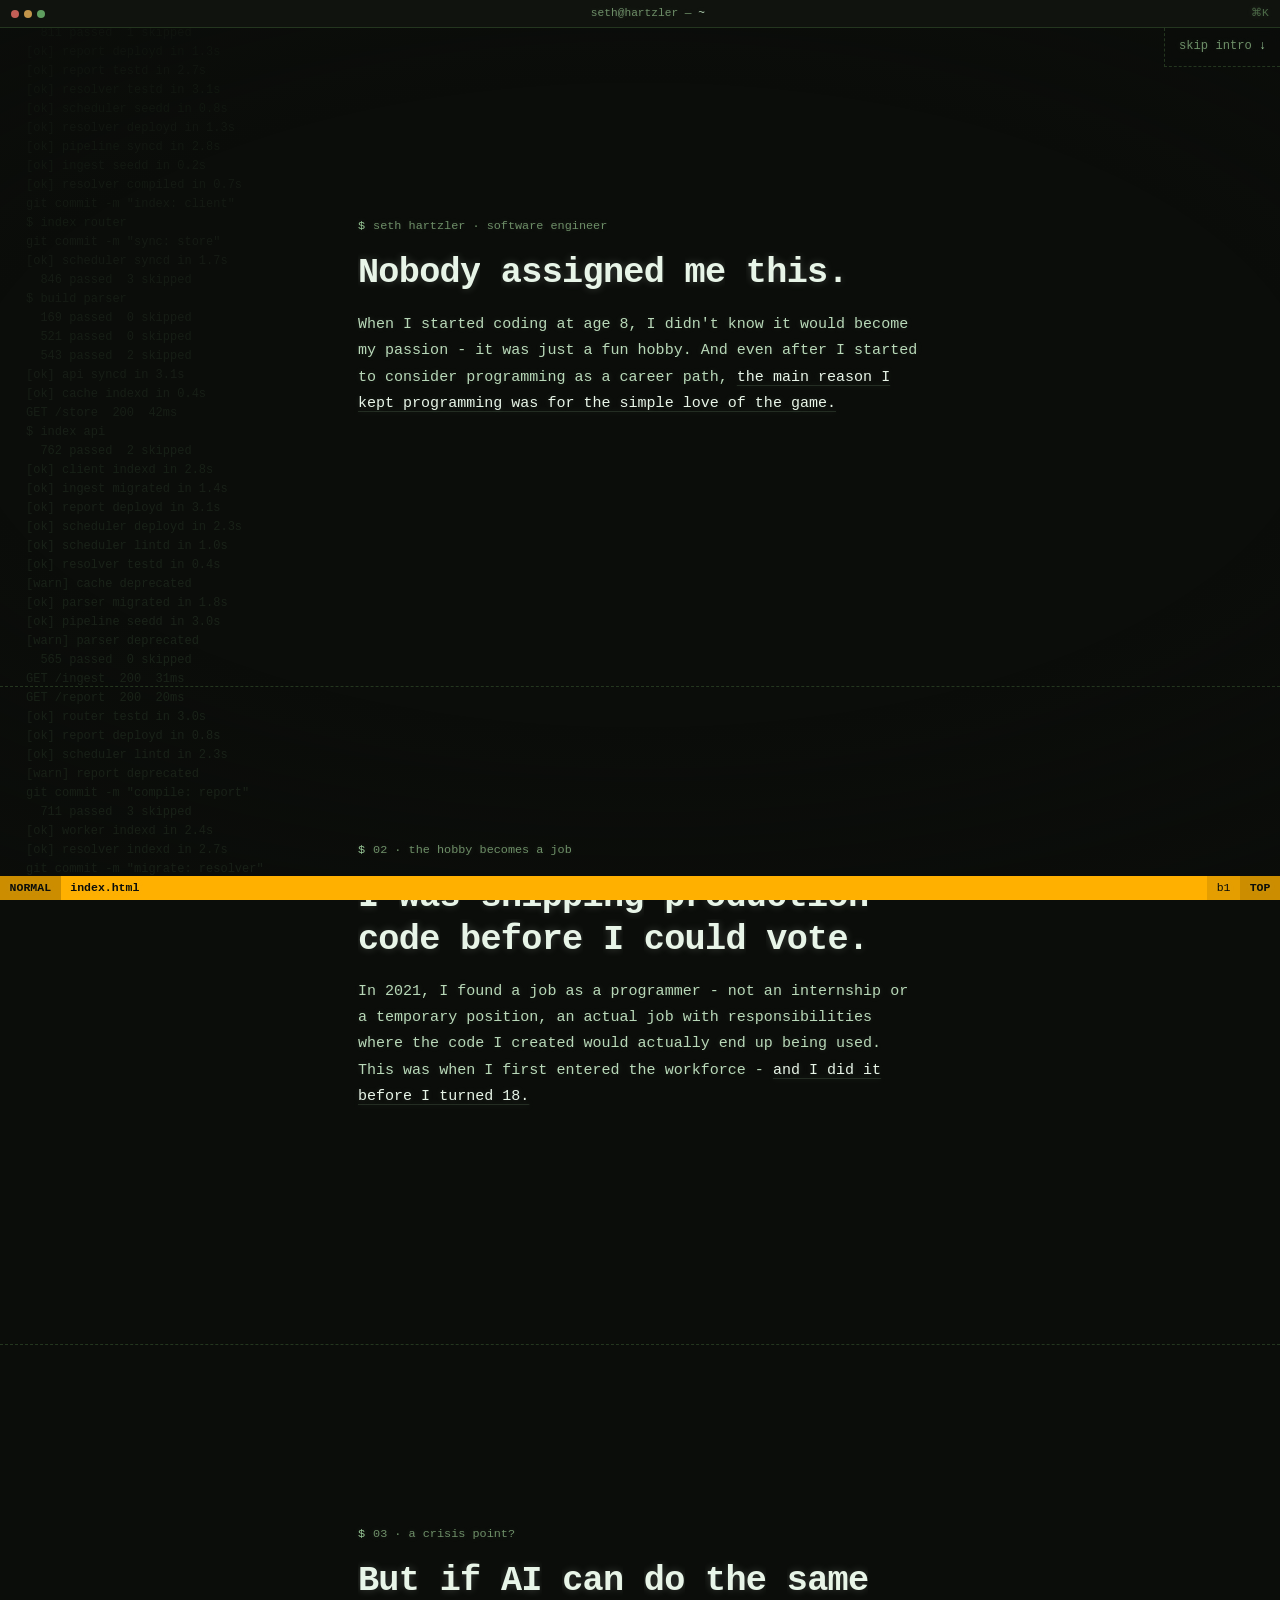
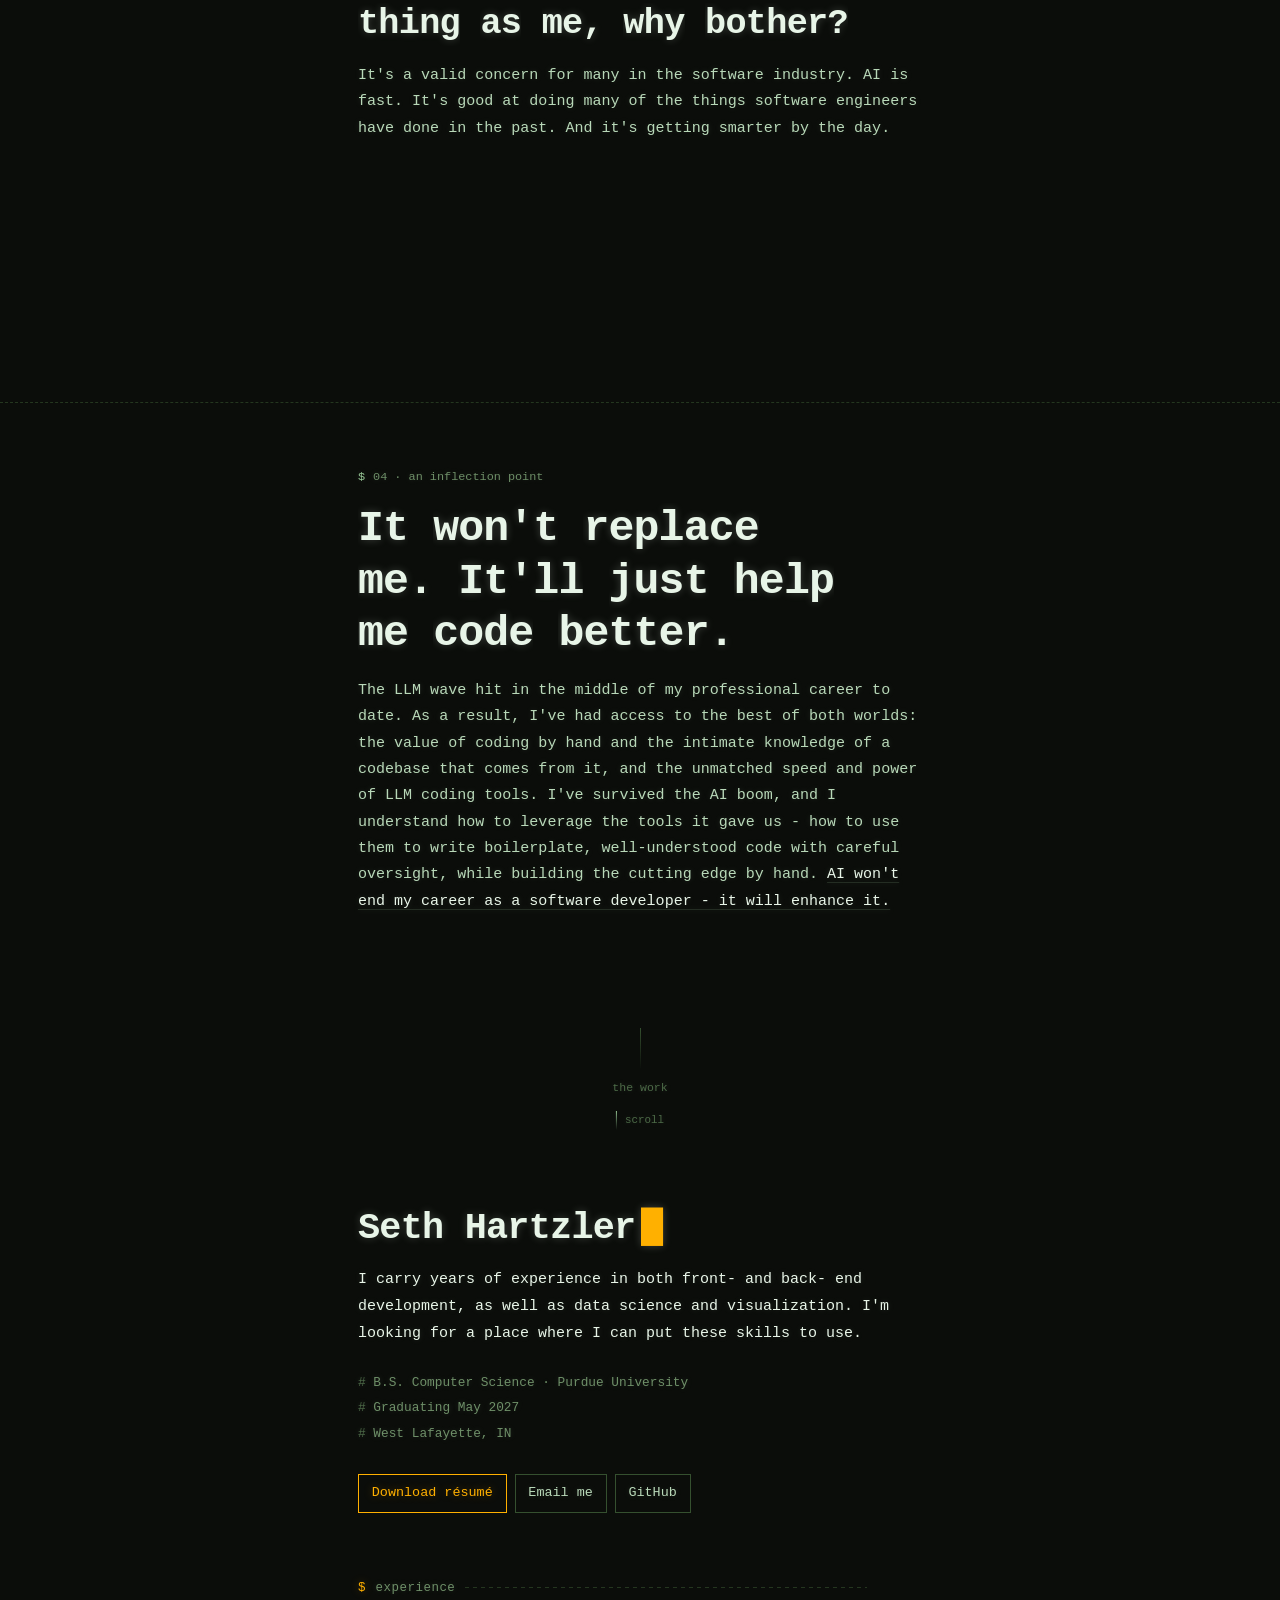
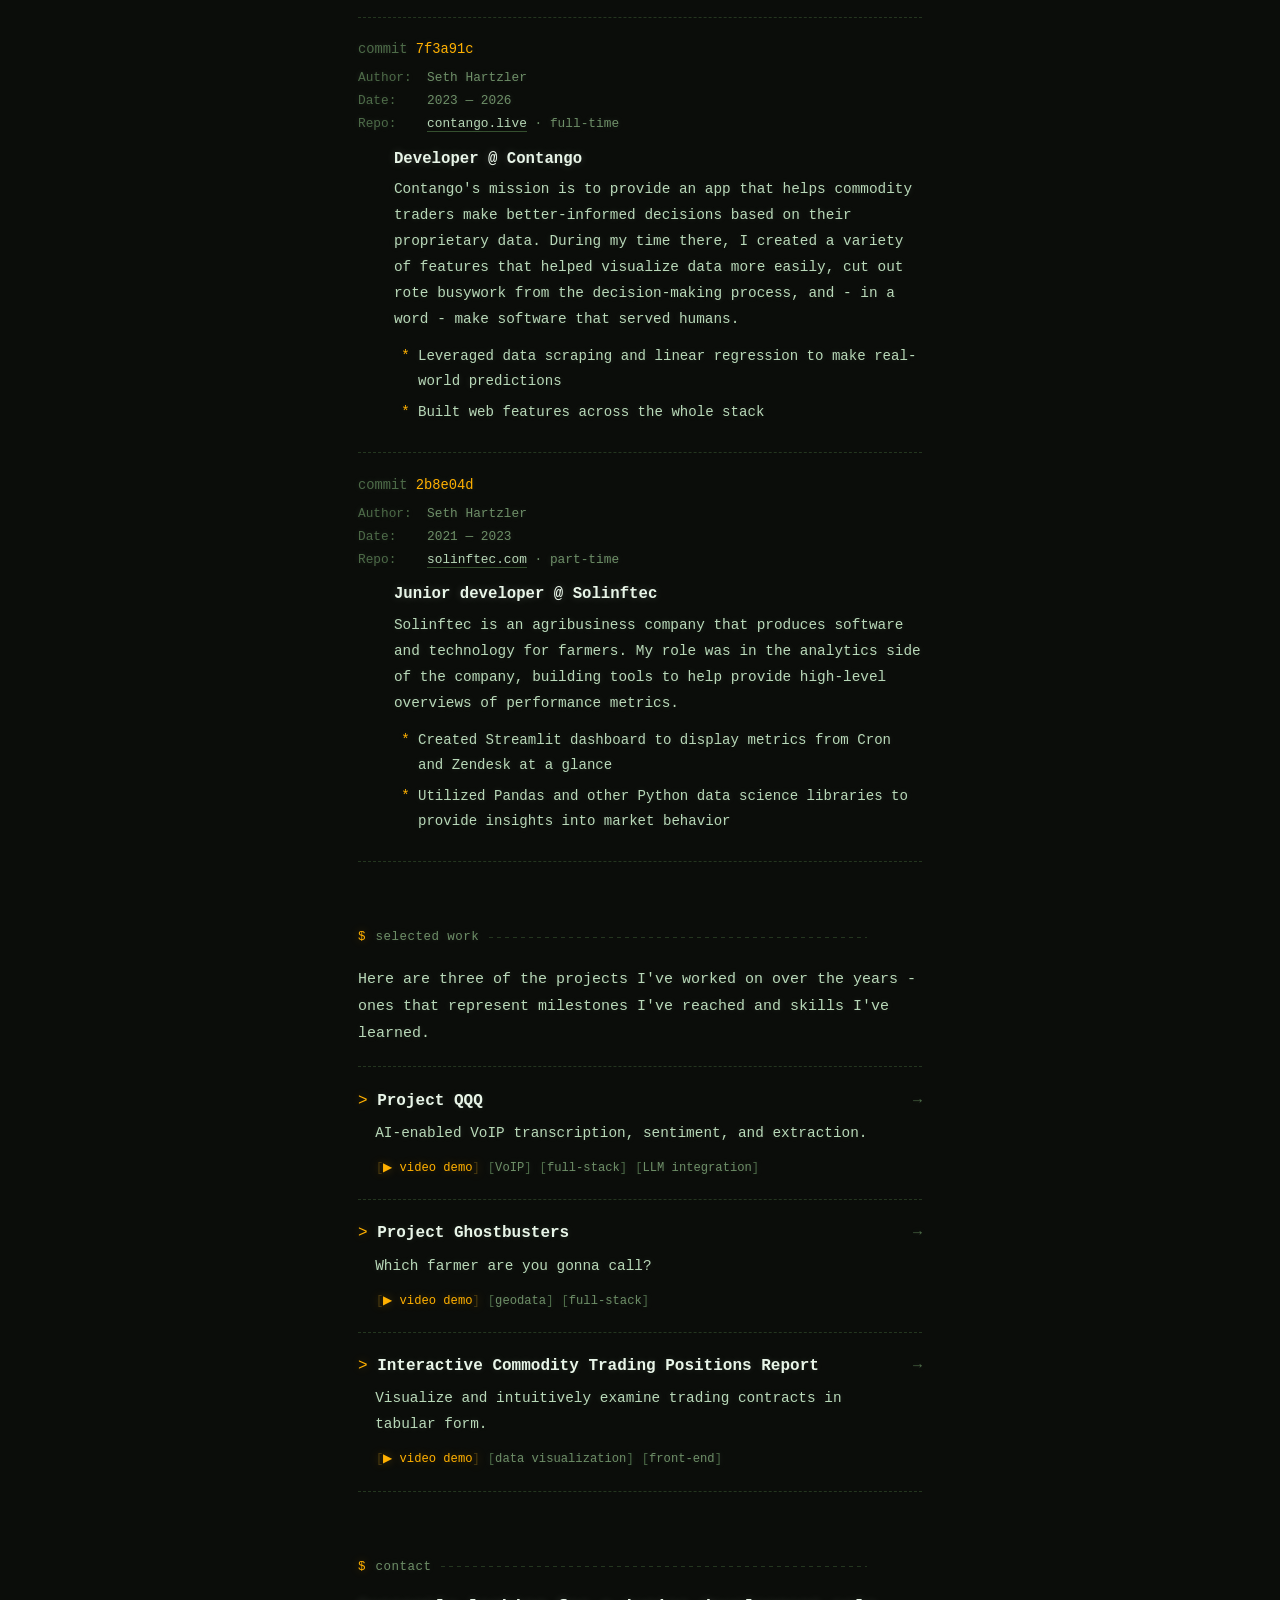
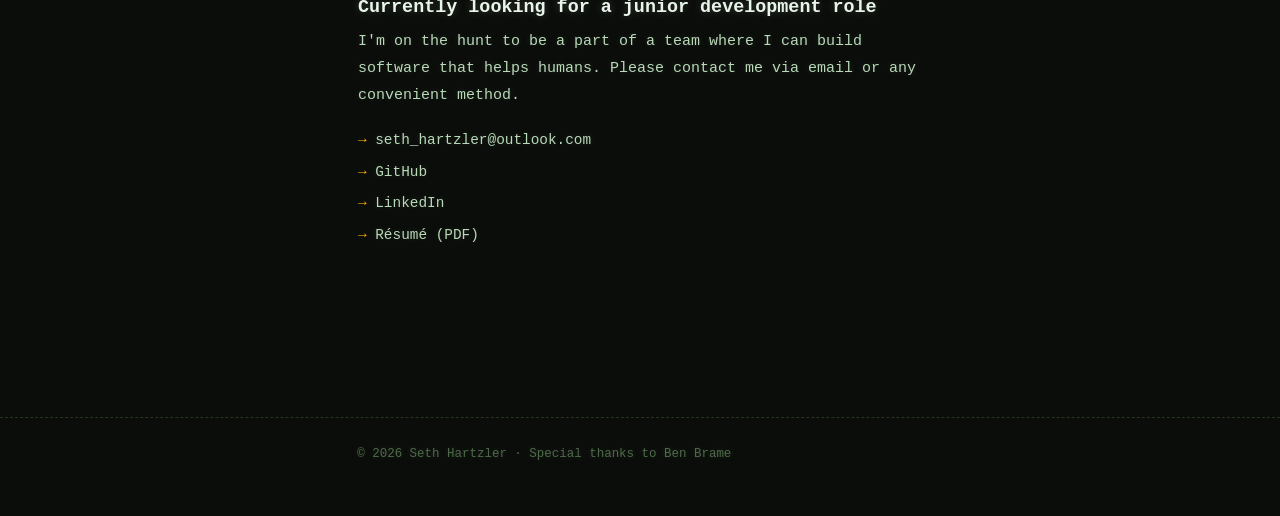
<file: index.html>
<!doctype html>
<html lang="en">
<head>
<meta charset="utf-8">
<meta name="viewport" content="width=device-width, initial-scale=1">
<title>Seth Hartzler — Software Engineer</title>

<link rel="stylesheet" href="assets/css/site.css">
<link rel="stylesheet" href="assets/css/story.css">
<link rel="icon" href="data:image/svg+xml,<svg xmlns='http://www.w3.org/2000/svg' viewBox='0 0 100 100'><text y='.82em' font-size='78' fill='%23ffb000' font-family='monospace'>&gt;_</text></svg>">
</head>
<body class="story">

<a class="skip" href="#site">Skip to content</a>

<canvas id="stream" aria-hidden="true"></canvas>
<div class="st-vig" aria-hidden="true"></div>

<a class="st-skip" href="#site">skip intro</a>

<header class="site-head">
  <div class="site-head__inner">
    <a class="brand" href="#site">Seth Hartzler</a>
    <nav class="nav">
      <a href="#projects">work</a>
      <a href="about.html">about</a>
      <a href="#contact">contact</a>
    </nav>
  </div>
</header>

<!-- ============================ THE INTRO ============================ -->
<div class="st-story">

  <!-- 1 -->
  <section class="st-beat" id="b1">
    <div class="st-inner">
      <p class="st-tag">seth hartzler · software engineer</p>
      <h2 data-split>Nobody assigned me this.</h2>
      <p class="st-lede st-rv">When I started coding at age 8, I didn't know it would become
        my passion - it was just a fun hobby. And even after I started to consider programming
        as a career path, <em>the main reason I kept programming was for the simple love of the game.</em>
      </p>
    </div>
    <div class="st-hint"><i></i>scroll</div>
  </section>

  <!-- 2 -->
  <section class="st-beat" id="b2">
    <div class="st-inner">
      <p class="st-tag">02 · the hobby becomes a job</p>
      <h2 data-split>I was shipping production code before I could vote.</h2>
      <p class="st-lede st-rv">In 2021, I found a job as a programmer - not an internship or a
        temporary position, an actual job with responsibilities where the code I created would
        actually end up being used. This was when I first entered the workforce - <em>and I did
        it before I turned 18.
        </em>
      </p>
    </div>
  </section>

  <!-- 3 · the rupture -->
  <section class="st-beat" id="b3">
    <div class="st-inner">
      <p class="st-tag">03 · a crisis point?</p>
      <h2 data-split>But if AI can do the same thing as me, why bother?</h2>
      <p class="st-lede st-rv">It's a valid concern for many in the software industry.
        AI is fast. It's good at doing many of the things software engineers have done
        in the past. And it's getting smarter by the day.
      </p>
    </div>
  </section>

  <!-- 4 · the answer, and the two modes -->
  <section class="st-beat" id="b4">
    <div class="st-inner">
      <p class="st-tag">04 · an inflection point</p>
      <h2 data-split>It won't replace me. It'll just help me code better.</h2>
      <p class="st-lede st-rv">The LLM wave hit in the middle of my professional career
        to date. As a result, I've had access to the best of both worlds: the value of
        coding by hand and the intimate knowledge of a codebase that comes from it, and
        the unmatched speed and power of LLM coding tools.
        I've survived the AI boom, and I understand how to leverage the tools it gave us
        - how to use them to write boilerplate, well-understood code with careful oversight,
        while building the cutting edge by hand. <em>AI won't end my career as a software
          developer - it will enhance it.
        </em>
      </p>
    </div>
  </section>

  <div class="st-handoff"><i></i>the work</div>
</div>

<main id="site">

  <!-- ===================================================== HERO ========= -->
  <section class="hero">
    <div class="wrap">
      <h1>Seth Hartzler</h1>
      <p class="lede">
        I carry years of experience in both front- and back- end development, as well as data
        science and visualization. I'm looking for a place where I can put these skills to use.
      </p>

      <div class="hero__meta">
        <span>B.S. Computer Science · Purdue University</span>
        <span>Graduating May 2027</span>
        <span>West Lafayette, IN</span>
      </div>

      <div class="actions">
        <a class="btn btn--primary" href="assets/files/seth-hartzler-resume.pdf">Download résumé</a>
        <a class="btn" href="seth_hartzler@outlook.com">Email me</a>
        <a class="btn" href="https://github.com/SWBuxler">GitHub</a>
      </div>
    </div>
  </section>

  <!-- =============================================== EXPERIENCE ========= -->
  <section id="experience">
    <div class="wrap">
      <p class="eyebrow">Experience</p>

      <div class="gitlog">

        <article class="commit">
          <p class="commit__hash">7f3a91c</p>
          <p class="commit__meta"><b>Author:</b> Seth Hartzler</p>
          <p class="commit__meta"><b>Date:</b> 2023 — 2026</p>
          <p class="commit__meta"><b>Repo:</b> <a href="https://contango.live" target="_blank" rel="noopener">contango.live</a> · full-time</p>
          <div class="commit__body">
            <h3>Developer @ Contango</h3>
            <p>
              Contango's mission is to provide an app that helps commodity traders make better-informed decisions based on their proprietary data. During
              my time there, I created a variety of features that helped visualize data more easily, cut out rote busywork
              from the decision-making process, and - in a word - make software that served humans.
            </p>
            <ul>
              <li>Leveraged data scraping and linear regression to make real-world predictions</li>
              <li>Built web features across the whole stack</li>
            </ul>
          </div>
        </article>

        <article class="commit">
          <p class="commit__hash">2b8e04d</p>
          <p class="commit__meta"><b>Author:</b> Seth Hartzler</p>
          <p class="commit__meta"><b>Date:</b> 2021 — 2023</p>
          <p class="commit__meta"><b>Repo:</b> <a href="https://www.solinftec.com/en-us/" target="_blank" rel="noopener">solinftec.com</a> · part-time</p>
          <div class="commit__body">
            <h3>Junior developer @ Solinftec</h3>
            <p>
              Solinftec is an agribusiness company that produces software and technology for farmers. My role was in the analytics side of the company,
              building tools to help provide high-level overviews of performance metrics.
            </p>
            <ul>
              <li>Created Streamlit dashboard to display metrics from Cron and Zendesk at a glance</li>
              <li>Utilized Pandas and other Python data science libraries to provide insights into market behavior</li>
            </ul>
          </div>
        </article>

      </div>
    </div>
  </section>

  <!-- ================================================= PROJECTS ========= -->
  <section id="projects">
    <div class="wrap">
      <p class="eyebrow">Selected work</p>
      <p>
        Here are three of the projects I've worked on over the years - ones that represent milestones I've reached and skills I've learned.
      </p>

      <div class="projects">

        <a class="project" href="projects/project-qqq.html">
          <div class="project__row">
            <span class="project__name">Project QQQ</span>
            <span class="project__arrow">→</span>
          </div>
          <p class="project__desc">
            AI-enabled VoIP transcription, sentiment, and extraction.
          </p>
          <div class="project__tags">
            <span class="tag tag--video">▶ video demo</span>
            <span class="tag">VoIP</span>
            <span class="tag">full-stack</span>
            <span class="tag">LLM integration</span>
          </div>
        </a>

        <a class="project" href="projects/project-ghostbusters.html">
          <div class="project__row">
            <span class="project__name">Project Ghostbusters</span>
            <span class="project__arrow">→</span>
          </div>
          <p class="project__desc">
            Which farmer are you gonna call?
          </p>
          <div class="project__tags">
            <span class="tag tag--video">▶ video demo</span>
            <span class="tag">geodata</span>
            <span class="tag">full-stack</span>
          </div>
        </a>

        <a class="project" href="projects/positions-report.html">
          <div class="project__row">
            <span class="project__name">Interactive Commodity Trading Positions Report</span>
            <span class="project__arrow">→</span>
          </div>
          <p class="project__desc">
            Visualize and intuitively examine trading contracts in tabular form.
          </p>
          <div class="project__tags">
            <span class="tag tag--video">▶ video demo</span>
            <span class="tag">data visualization</span>
            <span class="tag">front-end</span>
          </div>
        </a>

      </div>
    </div>
  </section>

  <!-- ================================================== CONTACT ========= -->
  <section id="contact">
    <div class="wrap">
      <p class="eyebrow">Contact</p>
      <h2>Currently looking for a junior development role</h2>
      <p>
        I'm on the hunt to be a part of a team where I can build software that helps humans.
        Please contact me via email or any convenient method.
      </p>
      <div class="contact-links">
        <a href="mailto:seth_hartzler@outlook.com">seth_hartzler@outlook.com</a>
        <a href="https://github.com/SWBuxler" target="_blank" rel="noopener">GitHub</a>
        <a href="https://linkedin.com/in/seth-hartzler-5b360a3a0/" target="_blank" rel="noopener">LinkedIn</a>
        <a href="assets/files/seth-hartzler-resume.pdf">Résumé (PDF)</a>
      </div>
    </div>
  </section>

</main>

<footer class="site-foot">
  <div class="wrap">
    <span>© <span id="year">2026</span> Seth Hartzler · Special thanks to Ben Brame</span>
  </div>
</footer>

<script src="assets/js/site.js"></script>
<script src="assets/js/terminal.js"></script>
<script src="assets/js/story.js"></script>
</body>
</html>
</file>
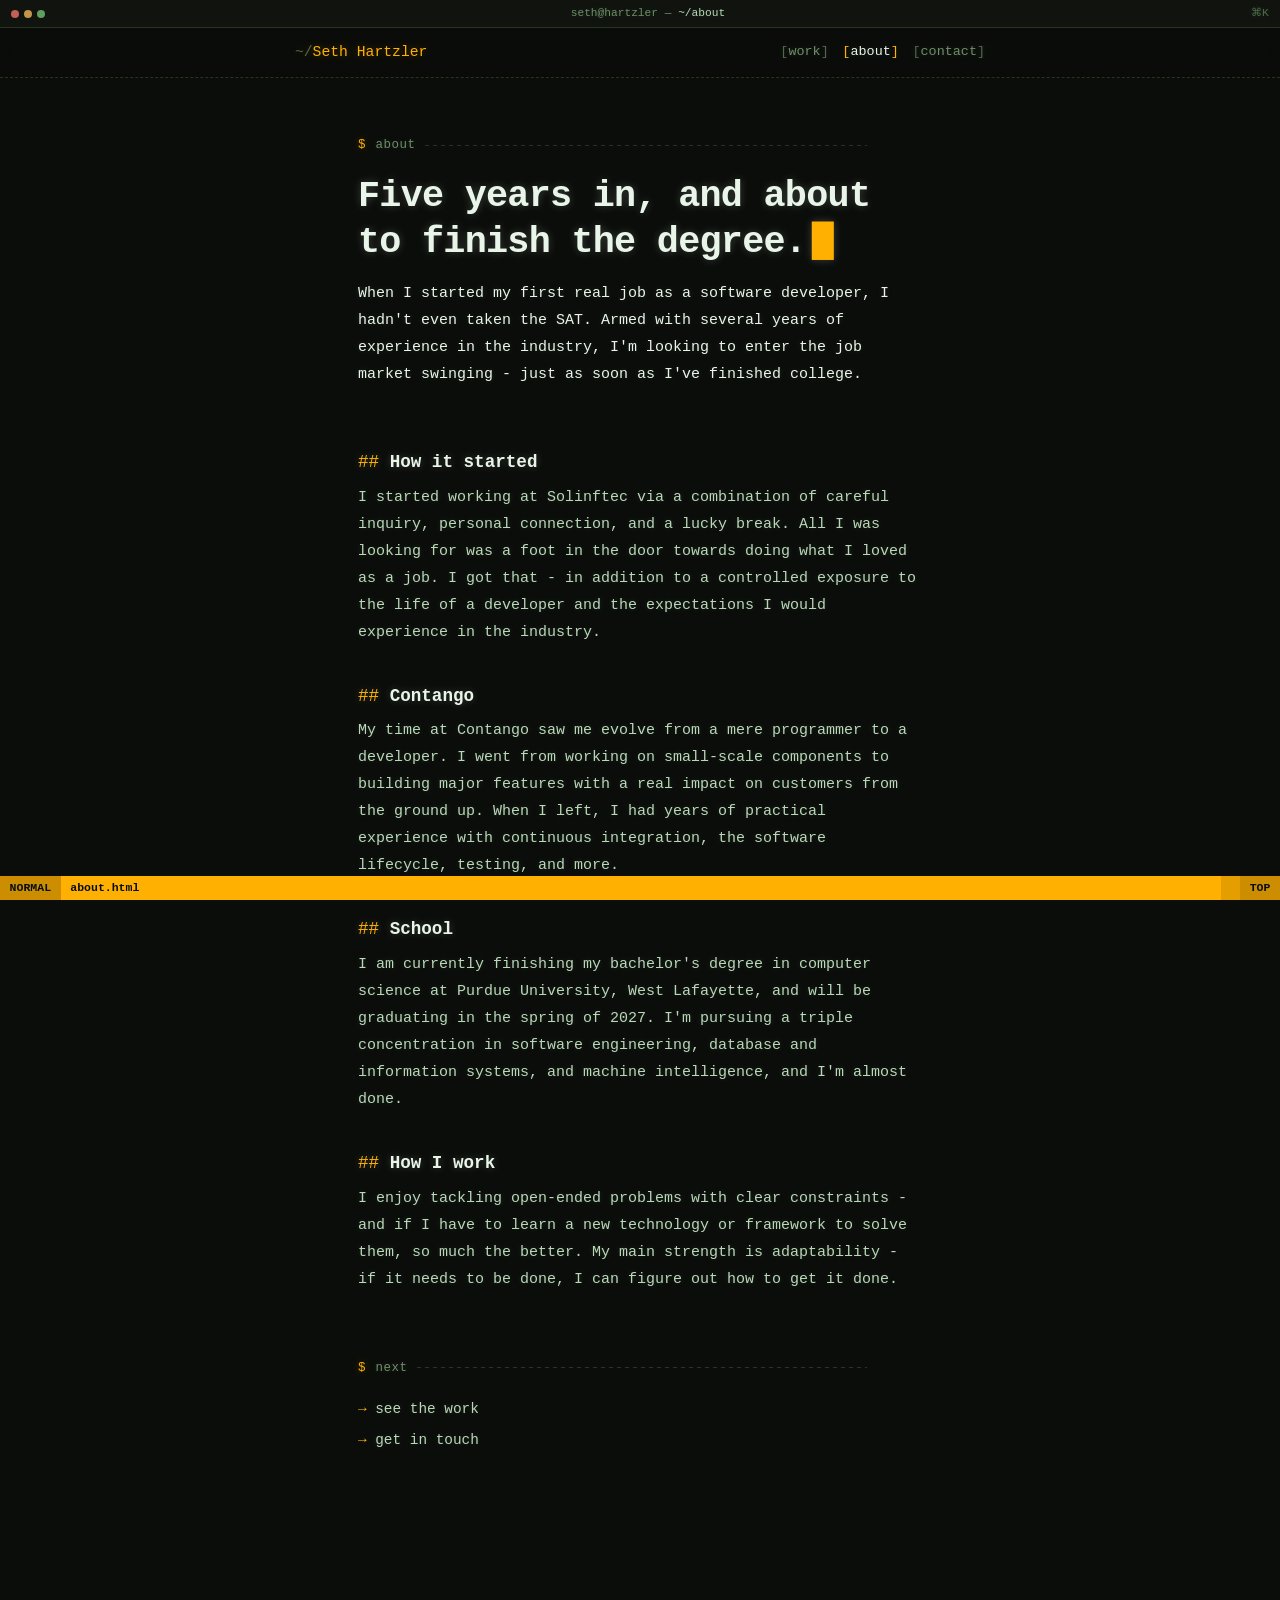
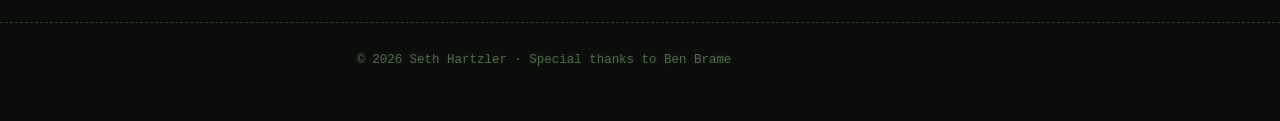
<file: about.html>
<!doctype html>
<html lang="en">
<head>
<meta charset="utf-8">
<meta name="viewport" content="width=device-width, initial-scale=1">
<title>About — Seth Hartzler</title>
<link rel="stylesheet" href="assets/css/site.css">
<link rel="icon" href="data:image/svg+xml,<svg xmlns='http://www.w3.org/2000/svg' viewBox='0 0 100 100'><text y='.82em' font-size='78' fill='%23ffb000' font-family='monospace'>&gt;_</text></svg>">
</head>
<body>
<a class="skip" href="#main">Skip to content</a>

<header class="site-head">
  <div class="site-head__inner">
    <a class="brand" href="index.html#site">Seth Hartzler</a>
    <nav class="nav">
      <a href="index.html#site">work</a>
      <a href="about.html" aria-current="page">about</a>
      <a href="index.html#contact">contact</a>
    </nav>
  </div>
</header>

<main id="main">
  <div class="wrap">
    <section class="hero">
      <p class="eyebrow">About</p>
      <h1>Five years in, and about to finish the degree.</h1>
      <p class="lede">
        When I started my first real job as a software developer, I hadn't even taken the SAT.
        Armed with several years of experience in the industry, I'm looking to enter the job
        market swinging - just as soon as I've finished college.
      </p>
    </section>

    <section class="prose">
      <h2>How it started</h2>
      <p>
        I started working at Solinftec via a combination of careful inquiry, personal
        connection, and a lucky break. All I was looking for was a foot in the door towards
        doing what I loved as a job. I got that - in addition to a controlled exposure to the life
        of a developer and the expectations I would experience in the industry.
      </p>

      <h2>Contango</h2>
      <p>
        My time at Contango saw me evolve from a mere programmer to a developer.
        I went from working on small-scale components to building major features with
        a real impact on customers from the ground up. When I left, I had years of practical
        experience with continuous integration, the software lifecycle, testing, and more.
      </p>

      <h2>School</h2>
      <p>
        I am currently finishing my bachelor's degree in computer science at Purdue University,
        West Lafayette, and will be graduating in the spring of 2027. I'm pursuing a triple
        concentration in software engineering, database and information systems, and
        machine intelligence, and I'm almost done.
      </p>

      <h2>How I work</h2>
      <p>
        I enjoy tackling open-ended problems with clear constraints - and if I have to
        learn a new technology or framework to solve them, so much the better. My main
        strength is adaptability - if it needs to be done, I can figure out how to get it done.
      </p>
    </section>

    <section>
      <p class="eyebrow">Next</p>
      <div class="contact-links">
        <a href="index.html#projects">see the work</a>
        <a href="index.html#contact">get in touch</a>
      </div>
    </section>
  </div>
</main>

<footer class="site-foot">
  <div class="wrap">
    <span>© <span id="year">2026</span> Seth Hartzler · Special thanks to Ben Brame</span>
  </div>
</footer>

<script src="assets/js/site.js"></script>
<script src="assets/js/terminal.js"></script>
</body>
</html>
</file>
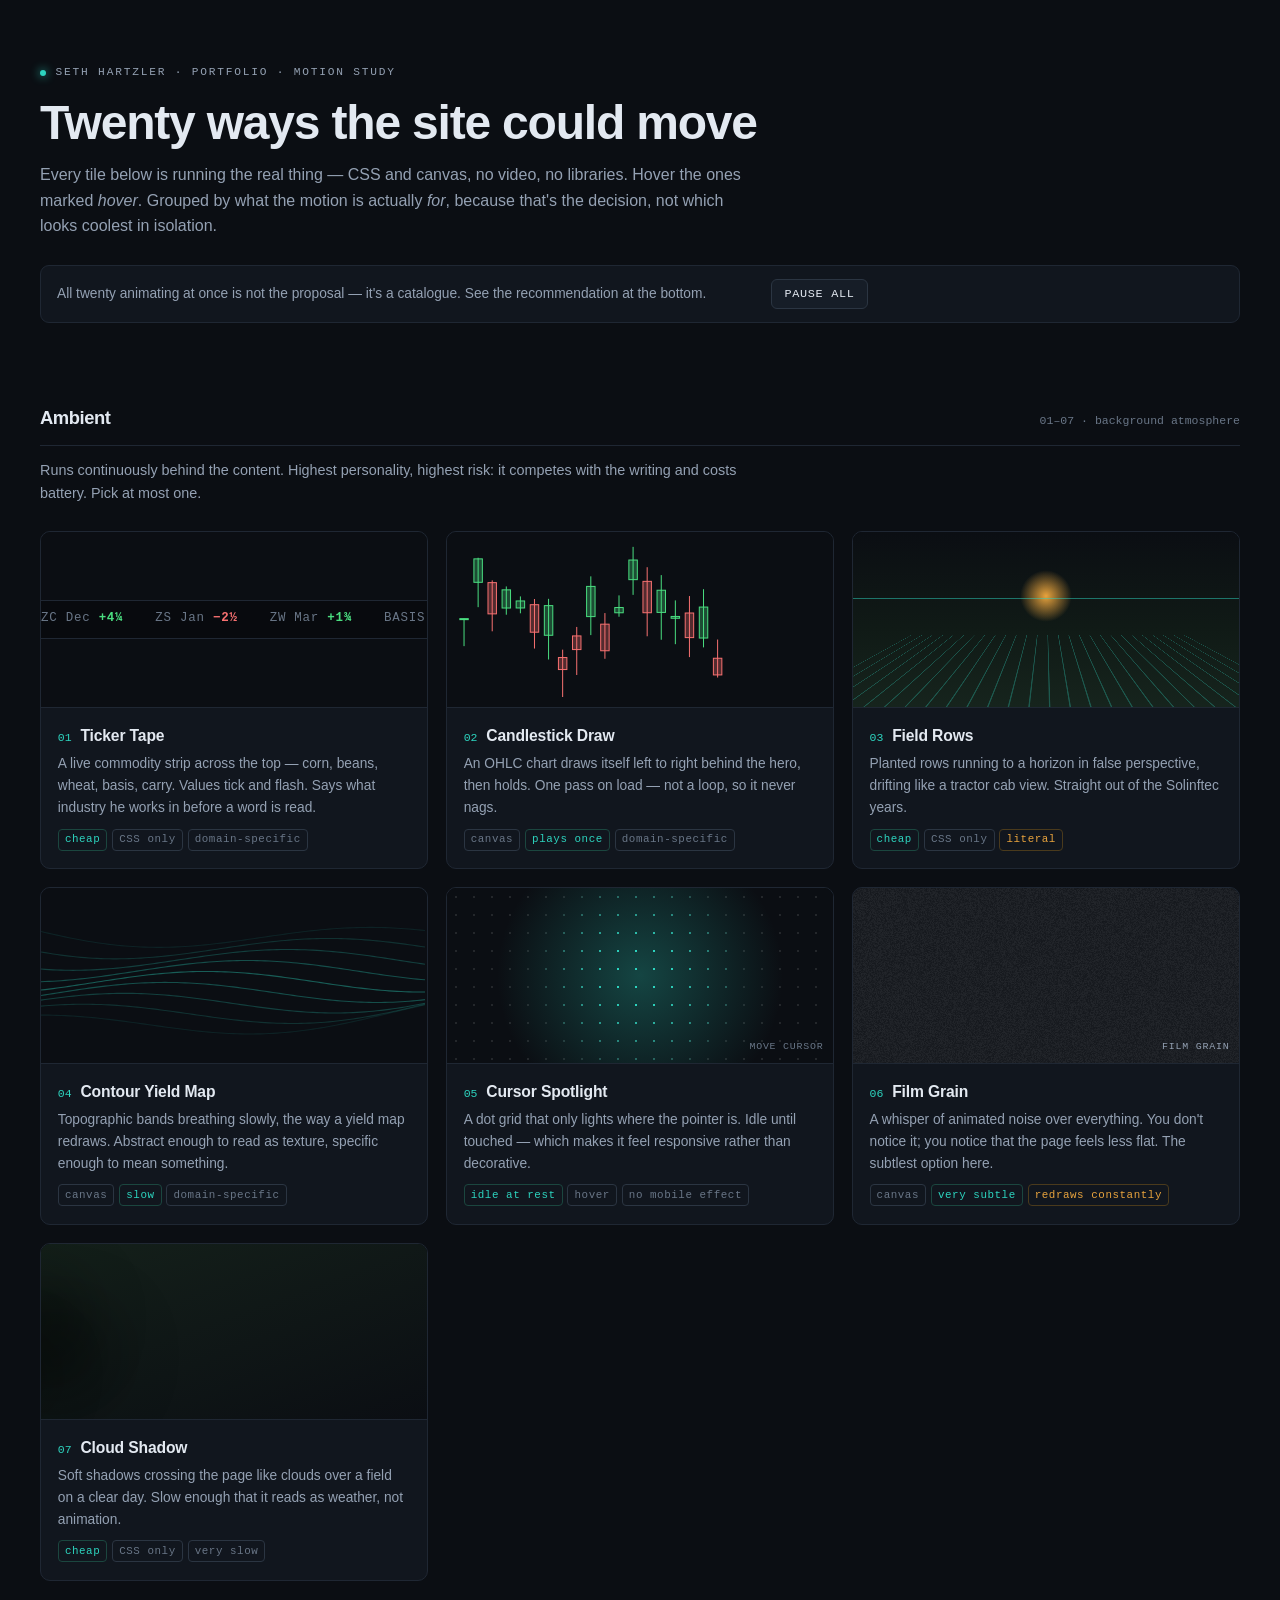
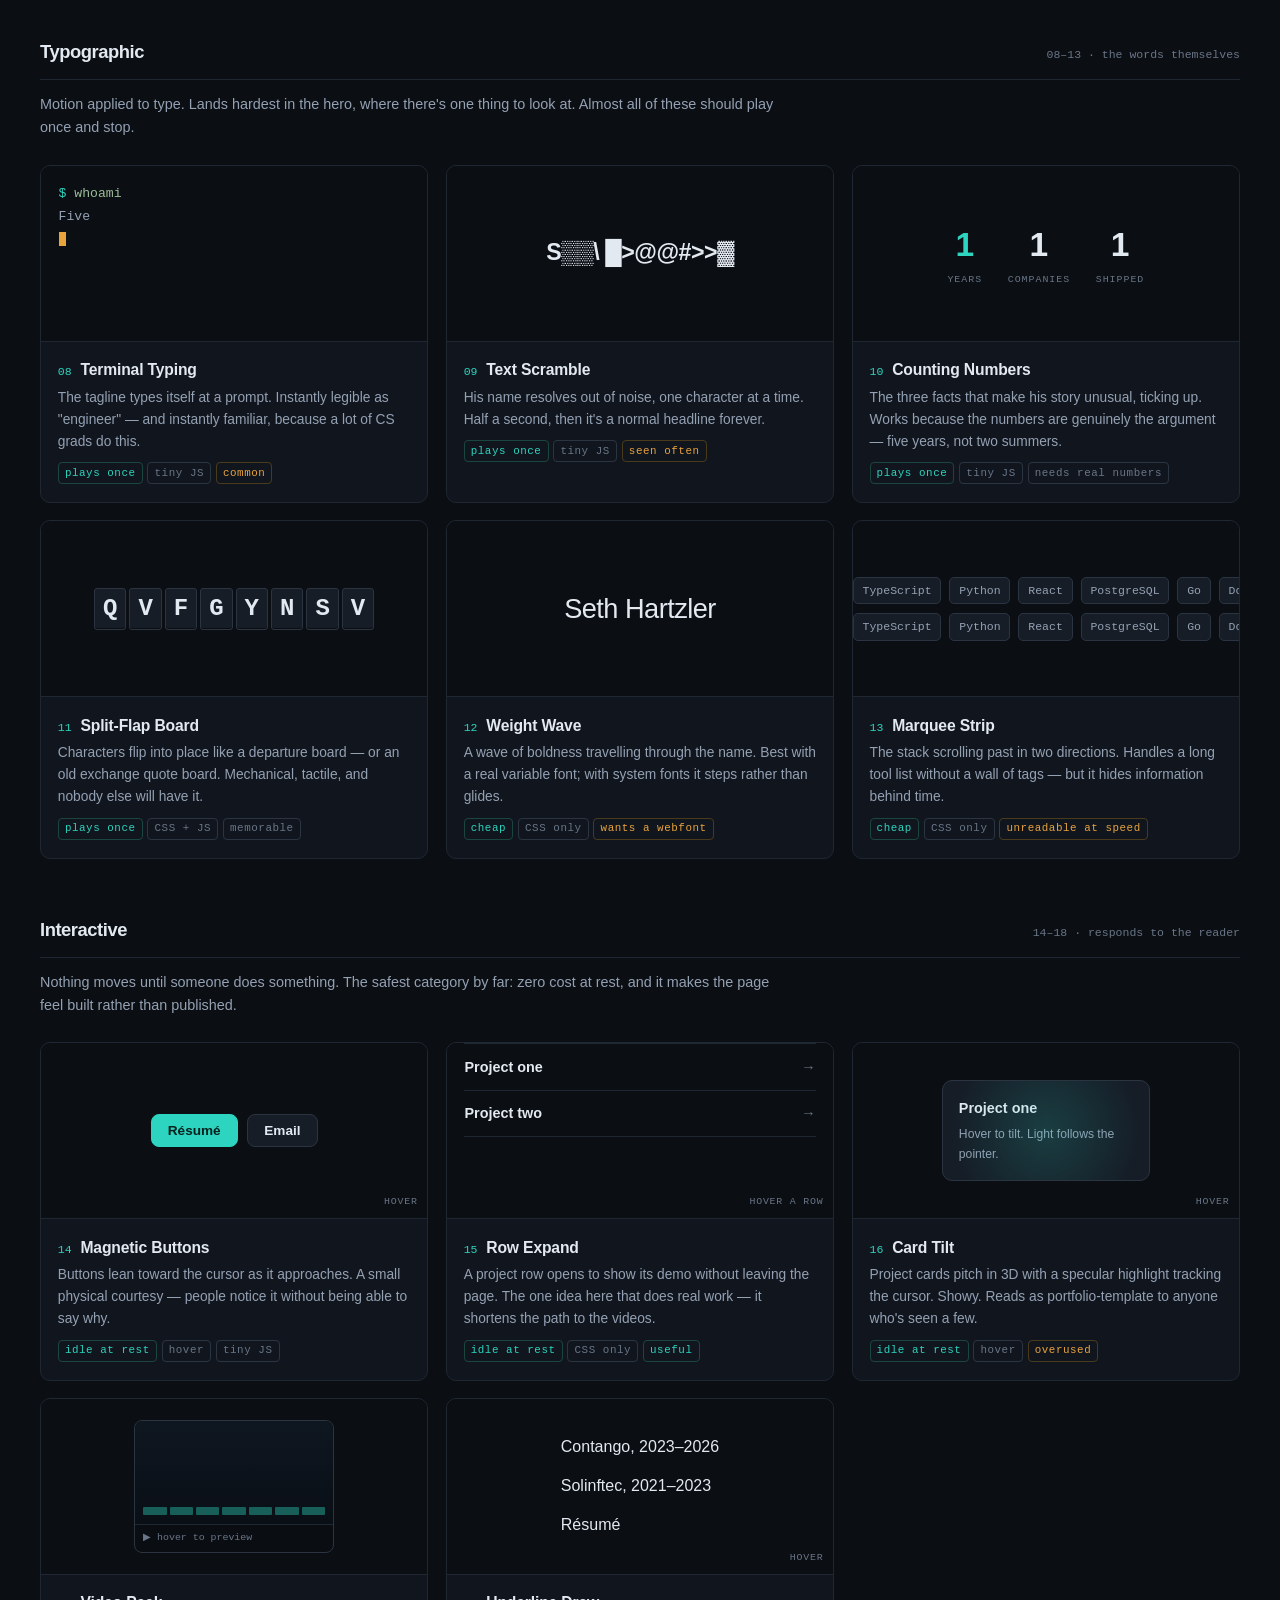
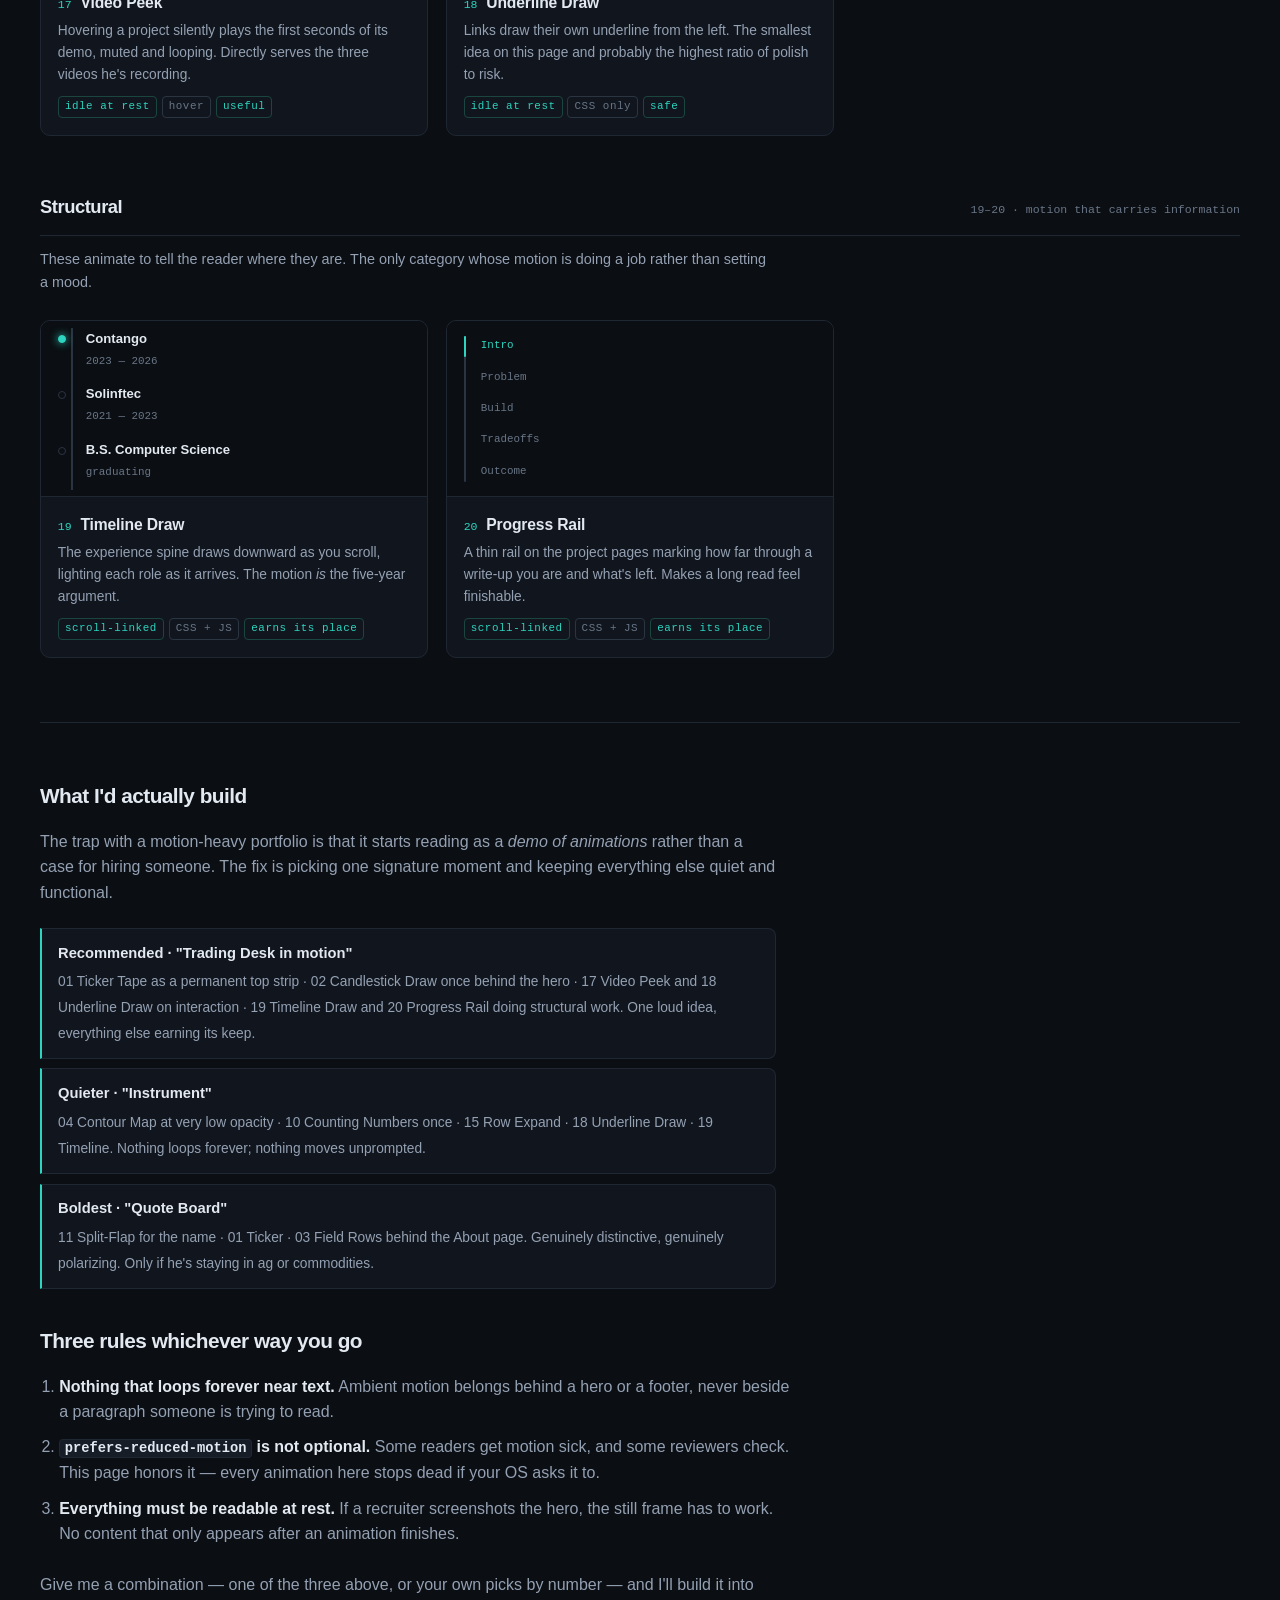
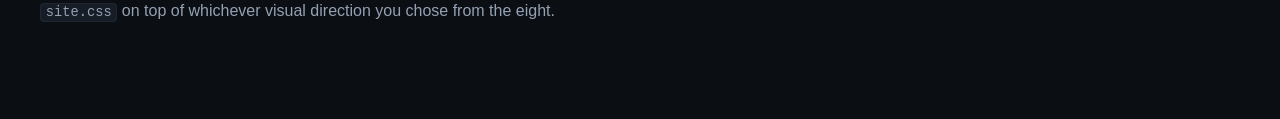
<file: design/motion-ideas.html>
<!doctype html>
<html lang="en">
<head>
<meta charset="utf-8">
<meta name="viewport" content="width=device-width, initial-scale=1">
<title>Motion Lab</title>
<style>
/* ================================================================
   MOTION LAB — 20 live animation demos.
   Committed dark theme: this is an instrument panel, not a document.
   Every color is painted explicitly so it holds on any host ground.
   ================================================================ */
:root{
  --ground:#0b0e13; --panel:#11161e; --panel-2:#161d27;
  --line:#1f2733; --line-2:#2b3542;
  --text:#e3e9f1; --soft:#94a1b3; --mute:#697687;
  --sig:#2dd4bf;        /* teal — primary signal */
  --up:#4ade80; --down:#f87171; --amber:#e8a33d;
  --ui:-apple-system,BlinkMacSystemFont,"Segoe UI",Roboto,Helvetica,Arial,sans-serif;
  --mono:ui-monospace,SFMono-Regular,"SF Mono",Menlo,Consolas,monospace;
}
*,*::before,*::after{box-sizing:border-box}
body{margin:0;background:var(--ground);color:var(--text);font-family:var(--ui);
     font-size:16px;line-height:1.6;-webkit-font-smoothing:antialiased}
.shell{max-width:78rem;margin:0 auto;padding:0 1.5rem}
h1,h2,h3{margin:0;letter-spacing:-.025em;text-wrap:balance}
code{font-family:var(--mono);font-size:.86em;background:var(--panel-2);
     border:1px solid var(--line);border-radius:4px;padding:.08em .34em}

/* ---------- header ---------- */
.top{padding:4rem 0 2rem}
.kicker{font-family:var(--mono);font-size:.7rem;letter-spacing:.16em;text-transform:uppercase;
        color:var(--sig);margin:0 0 1.1rem;display:flex;align-items:center;gap:.6rem}
.kicker::before{content:"";width:6px;height:6px;border-radius:50%;background:var(--sig);
                box-shadow:0 0 10px var(--sig)}
.top h1{font-size:clamp(2rem,4.5vw,3rem);line-height:1.04;font-weight:660;margin-bottom:.9rem}
.top p{color:var(--soft);max-width:44rem;margin:0 0 1rem}
.bar{display:flex;flex-wrap:wrap;gap:.6rem;align-items:center;margin-top:1.6rem;
     padding:.85rem 1rem;border:1px solid var(--line);border-radius:9px;background:var(--panel)}
.bar p{margin:0;font-size:.86rem;color:var(--soft);flex:1;min-width:16rem}
.btn{font-family:var(--mono);font-size:.74rem;letter-spacing:.06em;text-transform:uppercase;
     background:var(--panel-2);border:1px solid var(--line-2);color:var(--text);
     border-radius:6px;padding:.42rem .8rem;cursor:pointer}
.btn:hover{border-color:var(--sig);color:var(--sig)}
.btn[aria-pressed="true"]{background:var(--sig);border-color:var(--sig);color:#04211d;font-weight:600}

/* ---------- groups ---------- */
.group{padding:3rem 0 .5rem}
.group__head{display:flex;align-items:baseline;gap:1rem;margin-bottom:1.6rem;
             padding-bottom:.8rem;border-bottom:1px solid var(--line)}
.group__head h2{font-size:1.15rem;font-weight:640}
.group__head span{font-family:var(--mono);font-size:.72rem;color:var(--mute);margin-left:auto}
.group__note{color:var(--soft);font-size:.9rem;max-width:46rem;margin:-.8rem 0 1.6rem}

.grid{display:grid;grid-template-columns:repeat(auto-fill,minmax(20rem,1fr));gap:1.1rem}

/* ---------- tile ---------- */
.tile{border:1px solid var(--line);border-radius:10px;background:var(--panel);overflow:hidden;
      display:flex;flex-direction:column}
.stage{height:11rem;position:relative;overflow:hidden;background:var(--ground);
       border-bottom:1px solid var(--line);display:flex;align-items:center;
       justify-content:center;isolation:isolate}
.tile__body{padding:.95rem 1.05rem 1.1rem}
.tile__top{display:flex;align-items:baseline;gap:.55rem;margin-bottom:.3rem}
.tile__num{font-family:var(--mono);font-size:.72rem;color:var(--sig);font-variant-numeric:tabular-nums}
.tile__name{font-size:.98rem;font-weight:620;letter-spacing:-.01em}
.tile__desc{font-size:.86rem;color:var(--soft);margin:0 0 .6rem}
.tile__meta{font-family:var(--mono);font-size:.68rem;letter-spacing:.05em;color:var(--mute);
            display:flex;flex-wrap:wrap;gap:.3rem}
.tile__meta b{font-weight:400;border:1px solid var(--line-2);border-radius:4px;padding:.08rem .38rem}
.tile__meta b.hot{color:var(--amber);border-color:#4a3a1c}
.tile__meta b.calm{color:var(--sig);border-color:#1b463f}
.hint{position:absolute;bottom:.5rem;right:.6rem;font-family:var(--mono);font-size:.62rem;
      letter-spacing:.08em;text-transform:uppercase;color:var(--mute);z-index:5;pointer-events:none}

/* ================= 01 TICKER ================= */
.tk{width:100%;overflow:hidden;border-top:1px solid var(--line);border-bottom:1px solid var(--line);
    background:#080a0e;padding:.55rem 0}
.tk__track{display:flex;gap:2rem;width:max-content;font-family:var(--mono);font-size:.78rem;
           letter-spacing:.06em;animation:tkroll 18s linear infinite}
.run-off .tk__track{animation-play-state:paused}
@keyframes tkroll{to{transform:translateX(-50%)}}
.tk i{font-style:normal;color:var(--mute)}
.tk .u{color:var(--up)}.tk .d{color:var(--down)}
.tk__blink{animation:blink 3.1s steps(1) infinite}
@keyframes blink{0%,92%{opacity:1}94%,98%{opacity:.25}}

/* ================= 03 FIELD ROWS ================= */
.fr{position:absolute;inset:0;perspective:180px;overflow:hidden;background:
    linear-gradient(#0b0e13 0%,#101a16 55%,#16241d 100%)}
.fr__plane{position:absolute;left:-50%;right:-50%;bottom:-30%;height:180%;
  transform:rotateX(72deg);transform-origin:50% 100%;
  background:repeating-linear-gradient(90deg,transparent 0 26px,rgba(45,212,191,.30) 26px 28px);
  animation:frscroll 3.4s linear infinite}
.run-off .fr__plane{animation-play-state:paused}
@keyframes frscroll{to{transform:rotateX(72deg) translateY(28px)}}
.fr__hz{position:absolute;left:0;right:0;top:38%;height:1px;background:rgba(45,212,191,.5)}
.fr__sun{position:absolute;left:50%;top:22%;width:52px;height:52px;margin-left:-26px;
  border-radius:50%;background:radial-gradient(circle,#e8a33d,rgba(232,163,61,0) 70%);
  animation:pulse 5s ease-in-out infinite}
@keyframes pulse{0%,100%{opacity:.75;transform:scale(1)}50%{opacity:1;transform:scale(1.08)}}

/* ================= 05 SPOTLIGHT ================= */
.sp{position:absolute;inset:0;background:
    radial-gradient(circle,rgba(255,255,255,.10) 1px,transparent 1px) 0 0/18px 18px,#0b0e13}
.sp__light{position:absolute;inset:0;pointer-events:none;
  background:radial-gradient(220px circle at var(--mx,50%) var(--my,50%),
             rgba(45,212,191,.28),transparent 65%)}
.sp__grid{position:absolute;inset:0;
  background:radial-gradient(circle,var(--sig) 1px,transparent 1px) 0 0/18px 18px;
  -webkit-mask-image:radial-gradient(150px circle at var(--mx,50%) var(--my,50%),#000 20%,transparent 70%);
          mask-image:radial-gradient(150px circle at var(--mx,50%) var(--my,50%),#000 20%,transparent 70%)}

/* ================= 07 CLOUD SHADOW ================= */
.cl{position:absolute;inset:0;background:linear-gradient(160deg,#14201a,#0b0e13)}
.cl span{position:absolute;border-radius:50%;filter:blur(28px);opacity:.5;
  background:radial-gradient(circle,rgba(0,0,0,.85),transparent 70%)}
.cl span:nth-child(1){width:180px;height:110px;top:12%;left:-25%;animation:drift 17s linear infinite}
.cl span:nth-child(2){width:130px;height:80px;top:52%;left:-25%;animation:drift 23s linear infinite 4s}
.cl span:nth-child(3){width:220px;height:120px;top:30%;left:-25%;animation:drift 31s linear infinite 9s}
.run-off .cl span{animation-play-state:paused}
@keyframes drift{to{transform:translateX(340px)}}

/* ================= 08 TERMINAL TYPING ================= */
.tt{font-family:var(--mono);font-size:.82rem;line-height:1.8;padding:1rem 1.1rem;
    width:100%;align-self:stretch;color:#9dbd9a}
.tt .pr{color:var(--sig)}
.tt .out{color:var(--soft)}
.tt__cur{display:inline-block;width:.55em;height:1em;background:var(--amber);
         vertical-align:-.13em;animation:cur 1s steps(1) infinite}
.run-off .tt__cur{animation:none}
@keyframes cur{0%,50%{opacity:1}51%,100%{opacity:0}}

/* ================= 11 SPLIT FLAP ================= */
.sf{display:flex;gap:3px;font-family:var(--mono);font-weight:700;font-size:1.5rem}
.sf b{display:grid;place-items:center;width:1.35em;height:1.75em;background:#171d26;
      border:1px solid var(--line-2);border-radius:3px;color:var(--text);
      box-shadow:inset 0 -1px 0 #0a0d12;font-weight:700}
.sf b.flip{animation:flip .42s ease-out}
@keyframes flip{0%{transform:rotateX(0)}49%{transform:rotateX(-90deg)}
                50%{transform:rotateX(90deg)}100%{transform:rotateX(0)}}

/* ================= 12 WEIGHT WAVE ================= */
.ww{font-size:1.7rem;letter-spacing:-.02em;display:flex}
.ww b{font-weight:300;animation:wt 2.6s ease-in-out infinite;color:var(--text)}
.run-off .ww b{animation:none}
@keyframes wt{0%,100%{font-weight:300;opacity:.55}50%{font-weight:800;opacity:1}}

/* ================= 13 MARQUEE ================= */
.mq{width:100%;display:flex;flex-direction:column;gap:.55rem;overflow:hidden}
.mq__row{display:flex;gap:.5rem;width:max-content}
.mq__row--a{animation:mqa 22s linear infinite}
.mq__row--b{animation:mqb 26s linear infinite}
.run-off .mq__row{animation-play-state:paused}
@keyframes mqa{to{transform:translateX(-50%)}}
@keyframes mqb{from{transform:translateX(-50%)}to{transform:translateX(0)}}
.mq span{font-family:var(--mono);font-size:.72rem;color:var(--soft);white-space:nowrap;
         border:1px solid var(--line-2);border-radius:5px;padding:.22rem .55rem;background:var(--panel-2)}

/* ================= 14 MAGNETIC ================= */
.mg{display:flex;gap:.6rem}
.mg button{font-size:.85rem;font-weight:560;border-radius:8px;padding:.5rem 1rem;cursor:pointer;
  border:1px solid var(--line-2);background:var(--panel-2);color:var(--text);
  transition:transform .18s cubic-bezier(.2,.8,.3,1),border-color .18s}
.mg button.p{background:var(--sig);border-color:var(--sig);color:#04211d;font-weight:640}
.mg button:hover{border-color:var(--sig)}

/* ================= 15 ROW EXPAND ================= */
.re{width:100%;padding:0 1.1rem}
.re__row{border-top:1px solid var(--line);padding:.7rem 0;cursor:pointer}
.re__row:last-child{border-bottom:1px solid var(--line)}
.re__t{display:flex;align-items:baseline;gap:.5rem;font-size:.9rem;font-weight:580}
.re__t i{margin-left:auto;font-style:normal;color:var(--mute);transition:transform .25s,color .25s}
.re__row:hover .re__t i{transform:translateX(4px);color:var(--sig)}
.re__row:hover .re__t{color:var(--sig)}
.re__panel{max-height:0;overflow:hidden;transition:max-height .38s cubic-bezier(.2,.8,.3,1)}
.re__row:hover .re__panel{max-height:4rem}
.re__panel div{margin-top:.5rem;height:2.4rem;border-radius:5px;border:1px solid var(--line-2);
  background:linear-gradient(100deg,#12303c,#0e1c26);display:flex;align-items:center;
  padding:0 .6rem;font-family:var(--mono);font-size:.66rem;color:var(--sig)}

/* ================= 16 CARD TILT ================= */
.ct{perspective:700px}
.ct__card{width:13rem;padding:1rem;border-radius:10px;background:var(--panel-2);
  border:1px solid var(--line-2);transition:transform .12s ease-out;transform-style:preserve-3d}
.ct__card h4{margin:0 0 .3rem;font-size:.9rem;font-weight:620}
.ct__card p{margin:0;font-size:.76rem;color:var(--soft)}
.ct__card::after{content:"";position:absolute;inset:0;border-radius:10px;pointer-events:none;
  background:radial-gradient(160px circle at var(--gx,50%) var(--gy,50%),rgba(45,212,191,.18),transparent 60%)}

/* ================= 17 VIDEO PEEK ================= */
.vp{width:12.5rem;border-radius:8px;overflow:hidden;border:1px solid var(--line-2);cursor:pointer;
    background:#0a0d12}
.vp__screen{height:6.4rem;position:relative;overflow:hidden;
  background:linear-gradient(#0e1620,#0a0f16)}
.vp__scan{position:absolute;inset:0;opacity:0;transition:opacity .25s;
  background:repeating-linear-gradient(0deg,rgba(45,212,191,.09) 0 2px,transparent 2px 4px)}
.vp__bars{position:absolute;left:.5rem;right:.5rem;bottom:.55rem;display:flex;gap:3px;align-items:flex-end;height:2.6rem}
.vp__bars i{flex:1;background:var(--sig);opacity:.4;height:20%;border-radius:1px;
            transition:height .3s ease,opacity .3s}
.vp:hover .vp__scan{opacity:1}
.vp:hover .vp__bars i{opacity:.9;animation:eq 1.1s ease-in-out infinite}
.vp__bars i:nth-child(2){animation-delay:.1s}.vp__bars i:nth-child(3){animation-delay:.22s}
.vp__bars i:nth-child(4){animation-delay:.34s}.vp__bars i:nth-child(5){animation-delay:.46s}
.vp__bars i:nth-child(6){animation-delay:.58s}.vp__bars i:nth-child(7){animation-delay:.7s}
@keyframes eq{0%,100%{height:22%}50%{height:88%}}
.vp__cap{font-family:var(--mono);font-size:.62rem;color:var(--mute);padding:.35rem .5rem;
         border-top:1px solid var(--line);display:flex;gap:.4rem;align-items:center}
.vp:hover .vp__cap{color:var(--sig)}

/* ================= 18 UNDERLINE DRAW ================= */
.ud{display:flex;flex-direction:column;gap:.7rem;font-size:1rem}
.ud a{color:var(--text);text-decoration:none;position:relative;width:max-content;padding-bottom:2px}
.ud a::after{content:"";position:absolute;left:0;bottom:0;height:1.5px;width:100%;
  background:var(--sig);transform:scaleX(0);transform-origin:left;
  transition:transform .32s cubic-bezier(.65,0,.35,1)}
.ud a:hover::after,.ud a:focus-visible::after{transform:scaleX(1)}
.ud a:hover{color:var(--sig)}

/* ================= 19 TIMELINE ================= */
.tl{width:100%;padding:0 1.4rem;position:relative}
.tl__line{position:absolute;left:1.9rem;top:.4rem;bottom:.4rem;width:1.5px;background:var(--line-2)}
.tl__fill{position:absolute;left:1.9rem;top:.4rem;width:1.5px;background:var(--sig);
  height:0;animation:draw 4.5s ease-in-out infinite}
.run-off .tl__fill{animation:none;height:100%}
@keyframes draw{0%{height:0}55%,100%{height:calc(100% - .8rem)}}
.tl__i{position:relative;padding-left:1.4rem;margin-bottom:.85rem;font-size:.82rem}
.tl__i::before{content:"";position:absolute;left:-.32rem;top:.45rem;width:8px;height:8px;
  border-radius:50%;background:var(--ground);border:1.5px solid var(--line-2)}
.tl__i.on::before{background:var(--sig);border-color:var(--sig);box-shadow:0 0 9px var(--sig)}
.tl__i b{display:block;font-weight:600;color:var(--text)}
.tl__i span{color:var(--mute);font-family:var(--mono);font-size:.68rem}

/* ================= 20 PROGRESS RAIL ================= */
.pg{width:100%;height:100%;display:flex;padding:.9rem 1.1rem;gap:.9rem}
.pg__rail{width:2px;background:var(--line-2);position:relative;border-radius:2px}
.pg__on{position:absolute;top:0;left:0;width:2px;background:var(--sig);border-radius:2px;
  height:15%;animation:rail 6s ease-in-out infinite}
.run-off .pg__on{animation:none;height:60%}
@keyframes rail{0%{height:12%}50%{height:82%}100%{height:12%}}
.pg__list{display:flex;flex-direction:column;justify-content:space-between;
  font-family:var(--mono);font-size:.68rem;color:var(--mute);padding:.1rem 0}
.pg__list b{font-weight:400;transition:color .3s}
.pg__list b.on{color:var(--sig)}

/* ---------- closing ---------- */
.end{padding:3.5rem 0 5rem;border-top:1px solid var(--line);margin-top:3.5rem}
.end h2{font-size:1.3rem;font-weight:640;margin-bottom:1rem}
.end p,.end li{color:var(--soft);max-width:46rem}
.end ol{padding-left:1.2rem}.end li{margin-bottom:.6rem}
.end strong{color:var(--text)}
.stack{display:grid;gap:.6rem;margin:1.4rem 0;max-width:46rem}
.combo{border:1px solid var(--line);border-left:2px solid var(--sig);border-radius:0 8px 8px 0;
       background:var(--panel);padding:.8rem 1rem}
.combo b{display:block;font-size:.92rem;margin-bottom:.2rem}
.combo span{font-size:.86rem;color:var(--soft)}

canvas{display:block;width:100%;height:100%}
:focus-visible{outline:2px solid var(--sig);outline-offset:3px;border-radius:3px}
@media (prefers-reduced-motion:reduce){
  *{animation:none!important;transition-duration:.01ms!important}
}
</style>
</head>
<body>
<div class="shell">

<header class="top">
  <p class="kicker">Seth Hartzler · portfolio · motion study</p>
  <h1>Twenty ways the site could move</h1>
  <p>Every tile below is running the real thing — CSS and canvas, no video, no libraries.
     Hover the ones marked <em>hover</em>. Grouped by what the motion is actually
     <em>for</em>, because that's the decision, not which looks coolest in isolation.</p>
  <div class="bar">
    <p>All twenty animating at once is not the proposal — it's a catalogue. See the
       recommendation at the bottom.</p>
    <button class="btn" id="pause" type="button" aria-pressed="false">Pause all</button>
  </div>
</header>

<!-- ==================== AMBIENT ==================== -->
<section class="group">
  <div class="group__head"><h2>Ambient</h2><span>01–07 · background atmosphere</span></div>
  <p class="group__note">Runs continuously behind the content. Highest personality, highest risk:
     it competes with the writing and costs battery. Pick at most one.</p>
  <div class="grid">

    <article class="tile"><div class="stage">
      <div class="tk"><div class="tk__track" id="tkTrack"></div></div>
    </div><div class="tile__body">
      <div class="tile__top"><span class="tile__num">01</span><h3 class="tile__name">Ticker Tape</h3></div>
      <p class="tile__desc">A live commodity strip across the top — corn, beans, wheat, basis, carry.
         Values tick and flash. Says what industry he works in before a word is read.</p>
      <div class="tile__meta"><b class="calm">cheap</b><b>CSS only</b><b>domain-specific</b></div>
    </div></article>

    <article class="tile"><div class="stage">
      <canvas data-anim="candles"></canvas>
    </div><div class="tile__body">
      <div class="tile__top"><span class="tile__num">02</span><h3 class="tile__name">Candlestick Draw</h3></div>
      <p class="tile__desc">An OHLC chart draws itself left to right behind the hero, then holds.
         One pass on load — not a loop, so it never nags.</p>
      <div class="tile__meta"><b>canvas</b><b class="calm">plays once</b><b>domain-specific</b></div>
    </div></article>

    <article class="tile"><div class="stage">
      <div class="fr"><div class="fr__sun"></div><div class="fr__hz"></div><div class="fr__plane"></div></div>
    </div><div class="tile__body">
      <div class="tile__top"><span class="tile__num">03</span><h3 class="tile__name">Field Rows</h3></div>
      <p class="tile__desc">Planted rows running to a horizon in false perspective, drifting like a
         tractor cab view. Straight out of the Solinftec years.</p>
      <div class="tile__meta"><b class="calm">cheap</b><b>CSS only</b><b class="hot">literal</b></div>
    </div></article>

    <article class="tile"><div class="stage">
      <canvas data-anim="contour"></canvas>
    </div><div class="tile__body">
      <div class="tile__top"><span class="tile__num">04</span><h3 class="tile__name">Contour Yield Map</h3></div>
      <p class="tile__desc">Topographic bands breathing slowly, the way a yield map redraws.
         Abstract enough to read as texture, specific enough to mean something.</p>
      <div class="tile__meta"><b>canvas</b><b class="calm">slow</b><b>domain-specific</b></div>
    </div></article>

    <article class="tile"><div class="stage" data-spot>
      <div class="sp"><div class="sp__grid"></div><div class="sp__light"></div></div>
      <span class="hint">move cursor</span>
    </div><div class="tile__body">
      <div class="tile__top"><span class="tile__num">05</span><h3 class="tile__name">Cursor Spotlight</h3></div>
      <p class="tile__desc">A dot grid that only lights where the pointer is. Idle until touched —
         which makes it feel responsive rather than decorative.</p>
      <div class="tile__meta"><b class="calm">idle at rest</b><b>hover</b><b>no mobile effect</b></div>
    </div></article>

    <article class="tile"><div class="stage">
      <canvas data-anim="grain"></canvas>
      <span class="hint" style="color:var(--soft)">film grain</span>
    </div><div class="tile__body">
      <div class="tile__top"><span class="tile__num">06</span><h3 class="tile__name">Film Grain</h3></div>
      <p class="tile__desc">A whisper of animated noise over everything. You don't notice it;
         you notice that the page feels less flat. The subtlest option here.</p>
      <div class="tile__meta"><b>canvas</b><b class="calm">very subtle</b><b class="hot">redraws constantly</b></div>
    </div></article>

    <article class="tile"><div class="stage">
      <div class="cl"><span></span><span></span><span></span></div>
    </div><div class="tile__body">
      <div class="tile__top"><span class="tile__num">07</span><h3 class="tile__name">Cloud Shadow</h3></div>
      <p class="tile__desc">Soft shadows crossing the page like clouds over a field on a clear day.
         Slow enough that it reads as weather, not animation.</p>
      <div class="tile__meta"><b class="calm">cheap</b><b>CSS only</b><b>very slow</b></div>
    </div></article>

  </div>
</section>

<!-- ==================== TYPOGRAPHIC ==================== -->
<section class="group">
  <div class="group__head"><h2>Typographic</h2><span>08–13 · the words themselves</span></div>
  <p class="group__note">Motion applied to type. Lands hardest in the hero, where there's one
     thing to look at. Almost all of these should play once and stop.</p>
  <div class="grid">

    <article class="tile"><div class="stage">
      <div class="tt" data-anim="type">
        <div><span class="pr">$</span> whoami</div>
        <div class="out" id="typeOut"></div><span class="tt__cur"></span>
      </div>
    </div><div class="tile__body">
      <div class="tile__top"><span class="tile__num">08</span><h3 class="tile__name">Terminal Typing</h3></div>
      <p class="tile__desc">The tagline types itself at a prompt. Instantly legible as
         "engineer" — and instantly familiar, because a lot of CS grads do this.</p>
      <div class="tile__meta"><b class="calm">plays once</b><b>tiny JS</b><b class="hot">common</b></div>
    </div></article>

    <article class="tile"><div class="stage">
      <div style="font-size:1.45rem;font-weight:680;letter-spacing:-.02em"
           data-anim="scramble" data-word="Seth Hartzler">&nbsp;</div>
    </div><div class="tile__body">
      <div class="tile__top"><span class="tile__num">09</span><h3 class="tile__name">Text Scramble</h3></div>
      <p class="tile__desc">His name resolves out of noise, one character at a time. Half a second,
         then it's a normal headline forever.</p>
      <div class="tile__meta"><b class="calm">plays once</b><b>tiny JS</b><b class="hot">seen often</b></div>
    </div></article>

    <article class="tile"><div class="stage">
      <div style="display:flex;gap:1.6rem;text-align:center;font-variant-numeric:tabular-nums">
        <div><div data-anim="count" data-to="5" style="font-size:2.1rem;font-weight:700;color:var(--sig)">0</div>
             <div style="font-family:var(--mono);font-size:.62rem;letter-spacing:.1em;color:var(--mute);text-transform:uppercase">years</div></div>
        <div><div data-anim="count" data-to="2" style="font-size:2.1rem;font-weight:700">0</div>
             <div style="font-family:var(--mono);font-size:.62rem;letter-spacing:.1em;color:var(--mute);text-transform:uppercase">companies</div></div>
        <div><div data-anim="count" data-to="3" style="font-size:2.1rem;font-weight:700">0</div>
             <div style="font-family:var(--mono);font-size:.62rem;letter-spacing:.1em;color:var(--mute);text-transform:uppercase">shipped</div></div>
      </div>
    </div><div class="tile__body">
      <div class="tile__top"><span class="tile__num">10</span><h3 class="tile__name">Counting Numbers</h3></div>
      <p class="tile__desc">The three facts that make his story unusual, ticking up. Works because
         the numbers are genuinely the argument — five years, not two summers.</p>
      <div class="tile__meta"><b class="calm">plays once</b><b>tiny JS</b><b>needs real numbers</b></div>
    </div></article>

    <article class="tile"><div class="stage">
      <div class="sf" data-anim="flap" data-word="HARTZLER"></div>
    </div><div class="tile__body">
      <div class="tile__top"><span class="tile__num">11</span><h3 class="tile__name">Split-Flap Board</h3></div>
      <p class="tile__desc">Characters flip into place like a departure board — or an old exchange
         quote board. Mechanical, tactile, and nobody else will have it.</p>
      <div class="tile__meta"><b class="calm">plays once</b><b>CSS + JS</b><b>memorable</b></div>
    </div></article>

    <article class="tile"><div class="stage">
      <div class="ww" data-anim="wave" data-word="Seth Hartzler"></div>
    </div><div class="tile__body">
      <div class="tile__top"><span class="tile__num">12</span><h3 class="tile__name">Weight Wave</h3></div>
      <p class="tile__desc">A wave of boldness travelling through the name. Best with a real
         variable font; with system fonts it steps rather than glides.</p>
      <div class="tile__meta"><b class="calm">cheap</b><b>CSS only</b><b class="hot">wants a webfont</b></div>
    </div></article>

    <article class="tile"><div class="stage">
      <div class="mq">
        <div class="mq__row mq__row--a" id="mqA"></div>
        <div class="mq__row mq__row--b" id="mqB"></div>
      </div>
    </div><div class="tile__body">
      <div class="tile__top"><span class="tile__num">13</span><h3 class="tile__name">Marquee Strip</h3></div>
      <p class="tile__desc">The stack scrolling past in two directions. Handles a long tool list
         without a wall of tags — but it hides information behind time.</p>
      <div class="tile__meta"><b class="calm">cheap</b><b>CSS only</b><b class="hot">unreadable at speed</b></div>
    </div></article>

  </div>
</section>

<!-- ==================== INTERACTIVE ==================== -->
<section class="group">
  <div class="group__head"><h2>Interactive</h2><span>14–18 · responds to the reader</span></div>
  <p class="group__note">Nothing moves until someone does something. The safest category by far:
     zero cost at rest, and it makes the page feel built rather than published.</p>
  <div class="grid">

    <article class="tile"><div class="stage">
      <div class="mg" data-anim="magnet"><button class="p" type="button">Résumé</button><button type="button">Email</button></div>
      <span class="hint">hover</span>
    </div><div class="tile__body">
      <div class="tile__top"><span class="tile__num">14</span><h3 class="tile__name">Magnetic Buttons</h3></div>
      <p class="tile__desc">Buttons lean toward the cursor as it approaches. A small physical
         courtesy — people notice it without being able to say why.</p>
      <div class="tile__meta"><b class="calm">idle at rest</b><b>hover</b><b>tiny JS</b></div>
    </div></article>

    <article class="tile"><div class="stage" style="align-items:stretch">
      <div class="re">
        <div class="re__row"><div class="re__t"><span>Project one</span><i>→</i></div>
          <div class="re__panel"><div>▶ 2:14 · demo preview</div></div></div>
        <div class="re__row"><div class="re__t"><span>Project two</span><i>→</i></div>
          <div class="re__panel"><div>▶ 1:47 · demo preview</div></div></div>
      </div>
      <span class="hint">hover a row</span>
    </div><div class="tile__body">
      <div class="tile__top"><span class="tile__num">15</span><h3 class="tile__name">Row Expand</h3></div>
      <p class="tile__desc">A project row opens to show its demo without leaving the page.
         The one idea here that does real work — it shortens the path to the videos.</p>
      <div class="tile__meta"><b class="calm">idle at rest</b><b>CSS only</b><b class="calm">useful</b></div>
    </div></article>

    <article class="tile"><div class="stage">
      <div class="ct" data-anim="tilt"><div class="ct__card" style="position:relative">
        <h4>Project one</h4><p>Hover to tilt. Light follows the pointer.</p></div></div>
      <span class="hint">hover</span>
    </div><div class="tile__body">
      <div class="tile__top"><span class="tile__num">16</span><h3 class="tile__name">Card Tilt</h3></div>
      <p class="tile__desc">Project cards pitch in 3D with a specular highlight tracking the cursor.
         Showy. Reads as portfolio-template to anyone who's seen a few.</p>
      <div class="tile__meta"><b class="calm">idle at rest</b><b>hover</b><b class="hot">overused</b></div>
    </div></article>

    <article class="tile"><div class="stage">
      <div class="vp"><div class="vp__screen"><div class="vp__scan"></div>
        <div class="vp__bars"><i></i><i></i><i></i><i></i><i></i><i></i><i></i></div></div>
        <div class="vp__cap">▶ hover to preview</div></div>
    </div><div class="tile__body">
      <div class="tile__top"><span class="tile__num">17</span><h3 class="tile__name">Video Peek</h3></div>
      <p class="tile__desc">Hovering a project silently plays the first seconds of its demo, muted
         and looping. Directly serves the three videos he's recording.</p>
      <div class="tile__meta"><b class="calm">idle at rest</b><b>hover</b><b class="calm">useful</b></div>
    </div></article>

    <article class="tile"><div class="stage">
      <div class="ud"><a href="#0">Contango, 2023–2026</a><a href="#0">Solinftec, 2021–2023</a><a href="#0">Résumé</a></div>
      <span class="hint">hover</span>
    </div><div class="tile__body">
      <div class="tile__top"><span class="tile__num">18</span><h3 class="tile__name">Underline Draw</h3></div>
      <p class="tile__desc">Links draw their own underline from the left. The smallest idea on this
         page and probably the highest ratio of polish to risk.</p>
      <div class="tile__meta"><b class="calm">idle at rest</b><b>CSS only</b><b class="calm">safe</b></div>
    </div></article>

  </div>
</section>

<!-- ==================== STRUCTURAL ==================== -->
<section class="group">
  <div class="group__head"><h2>Structural</h2><span>19–20 · motion that carries information</span></div>
  <p class="group__note">These animate to tell the reader where they are. The only category whose
     motion is doing a job rather than setting a mood.</p>
  <div class="grid">

    <article class="tile"><div class="stage" style="align-items:stretch">
      <div class="tl"><div class="tl__line"></div><div class="tl__fill"></div>
        <div style="padding-top:.4rem">
          <div class="tl__i on"><b>Contango</b><span>2023 — 2026</span></div>
          <div class="tl__i"><b>Solinftec</b><span>2021 — 2023</span></div>
          <div class="tl__i"><b>B.S. Computer Science</b><span>graduating</span></div>
        </div></div>
    </div><div class="tile__body">
      <div class="tile__top"><span class="tile__num">19</span><h3 class="tile__name">Timeline Draw</h3></div>
      <p class="tile__desc">The experience spine draws downward as you scroll, lighting each role
         as it arrives. The motion <em>is</em> the five-year argument.</p>
      <div class="tile__meta"><b class="calm">scroll-linked</b><b>CSS + JS</b><b class="calm">earns its place</b></div>
    </div></article>

    <article class="tile"><div class="stage" style="align-items:stretch">
      <div class="pg"><div class="pg__rail"><div class="pg__on"></div></div>
        <div class="pg__list"><b class="on">Intro</b><b>Problem</b><b>Build</b><b>Tradeoffs</b><b>Outcome</b></div></div>
    </div><div class="tile__body">
      <div class="tile__top"><span class="tile__num">20</span><h3 class="tile__name">Progress Rail</h3></div>
      <p class="tile__desc">A thin rail on the project pages marking how far through a write-up you
         are and what's left. Makes a long read feel finishable.</p>
      <div class="tile__meta"><b class="calm">scroll-linked</b><b>CSS + JS</b><b class="calm">earns its place</b></div>
    </div></article>

  </div>
</section>

<!-- ==================== CLOSING ==================== -->
<section class="end">
  <h2>What I'd actually build</h2>
  <p>The trap with a motion-heavy portfolio is that it starts reading as a <em>demo of animations</em>
     rather than a case for hiring someone. The fix is picking one signature moment and keeping
     everything else quiet and functional.</p>

  <div class="stack">
    <div class="combo"><b>Recommended · "Trading Desk in motion"</b>
      <span>01 Ticker Tape as a permanent top strip · 02 Candlestick Draw once behind the hero ·
      17 Video Peek and 18 Underline Draw on interaction · 19 Timeline Draw and 20 Progress Rail
      doing structural work. One loud idea, everything else earning its keep.</span></div>
    <div class="combo"><b>Quieter · "Instrument"</b>
      <span>04 Contour Map at very low opacity · 10 Counting Numbers once · 15 Row Expand ·
      18 Underline Draw · 19 Timeline. Nothing loops forever; nothing moves unprompted.</span></div>
    <div class="combo"><b>Boldest · "Quote Board"</b>
      <span>11 Split-Flap for the name · 01 Ticker · 03 Field Rows behind the About page.
      Genuinely distinctive, genuinely polarizing. Only if he's staying in ag or commodities.</span></div>
  </div>

  <h2 style="margin-top:2.2rem">Three rules whichever way you go</h2>
  <ol>
    <li><strong>Nothing that loops forever near text.</strong> Ambient motion belongs behind a hero
      or a footer, never beside a paragraph someone is trying to read.</li>
    <li><strong><code>prefers-reduced-motion</code> is not optional.</strong> Some readers get
      motion sick, and some reviewers check. This page honors it — every animation here stops
      dead if your OS asks it to.</li>
    <li><strong>Everything must be readable at rest.</strong> If a recruiter screenshots the hero,
      the still frame has to work. No content that only appears after an animation finishes.</li>
  </ol>

  <p style="margin-top:1.6rem">Give me a combination — one of the three above, or your own picks by
     number — and I'll build it into <code>site.css</code> on top of whichever visual direction you
     chose from the eight.</p>
</section>

</div>

<script>
(function(){
  "use strict";
  var reduce = window.matchMedia('(prefers-reduced-motion: reduce)').matches;
  var paused = false;

  /* ---------- pause-all ---------- */
  var pauseBtn = document.getElementById('pause');
  pauseBtn.addEventListener('click', function(){
    paused = !paused;
    document.body.classList.toggle('run-off', paused);
    pauseBtn.setAttribute('aria-pressed', String(paused));
    pauseBtn.textContent = paused ? 'Resume all' : 'Pause all';
  });

  /* ---------- only animate what's on screen ---------- */
  var live = new WeakSet();
  var io = new IntersectionObserver(function(es){
    es.forEach(function(e){ e.isIntersecting ? live.add(e.target) : live.delete(e.target); });
  }, {rootMargin:'80px'});
  function watch(el){ io.observe(el); return function(){ return live.has(el) && !paused; }; }

  /* ---------- 01 ticker ---------- */
  var syms = [['ZC','Dec','+4¼','u'],['ZS','Jan','−2½','d'],['ZW','Mar','+1¾','u'],
              ['BASIS','', '−18 U','d'],['CARRY','','62% FC','u'],['ZM','Dec','+3.10','u'],
              ['ZL','Dec','−0.42','d']];
  var track = document.getElementById('tkTrack');
  if(track){
    var html = syms.map(function(s,i){
      return '<i'+(i===0?' class="tk__blink"':'')+'>'+s[0]+' '+s[1]+' <b class="'+s[3]+'">'+s[2]+'</b></i>';
    }).join('');
    track.innerHTML = html + html;   /* doubled so -50% loops seamlessly */
  }

  /* ---------- 13 marquee ---------- */
  var stack = ['TypeScript','Python','React','PostgreSQL','Go','Docker','AWS','Rust','Kafka','Redis'];
  function fill(id){
    var el = document.getElementById(id); if(!el) return;
    var h = stack.map(function(s){return '<span>'+s+'</span>';}).join('');
    el.innerHTML = h + h;
  }
  fill('mqA'); fill('mqB');

  /* ---------- 08 terminal typing ---------- */
  var out = document.getElementById('typeOut');
  if(out){
    var msg = 'Five years shipping ag + commodity software.';
    if(reduce){ out.textContent = msg; }
    else{
      var host = out.closest('[data-anim]'), on = watch(host), i = 0, started = false;
      setInterval(function(){
        if(!on()) return;
        if(!started){ started = true; }
        if(i <= msg.length){ out.textContent = msg.slice(0, i++); }
        else if(i > msg.length + 26){ i = 0; }        /* hold, then replay */
        else { i++; }
      }, 55);
    }
  }

  /* ---------- 09 scramble ---------- */
  document.querySelectorAll('[data-anim="scramble"]').forEach(function(el){
    var word = el.dataset.word, chars = '█▓▒░#$%&/\\<>@*';
    if(reduce){ el.textContent = word; return; }
    var on = watch(el), frame = 0;
    setInterval(function(){
      if(!on()) return;
      frame++;
      var settled = Math.floor((frame % 130) / 4);
      el.textContent = word.split('').map(function(c,i){
        if(c === ' ') return ' ';
        return i < settled ? c : chars[(Math.random()*chars.length)|0];
      }).join('');
    }, 45);
  });

  /* ---------- 10 counters ---------- */
  document.querySelectorAll('[data-anim="count"]').forEach(function(el){
    var to = +el.dataset.to;
    if(reduce){ el.textContent = to; return; }
    var on = watch(el), t = 0, done = false;
    setInterval(function(){
      if(!on()) return;
      if(done){ if(++t > 70){ done=false; t=0; } return; }   /* pause, then replay */
      t++;
      var v = Math.min(to, Math.round(to * (t/22)));
      el.textContent = v;
      if(v >= to){ done = true; t = 0; }
    }, 45);
  });

  /* ---------- 11 split-flap ---------- */
  document.querySelectorAll('[data-anim="flap"]').forEach(function(el){
    var word = el.dataset.word, pool = 'ABCDEFGHIJKLMNOPQRSTUVWXYZ';
    var cells = word.split('').map(function(){ var b=document.createElement('b'); b.textContent='–'; el.appendChild(b); return b; });
    if(reduce){ cells.forEach(function(b,i){ b.textContent = word[i]; }); return; }
    var on = watch(el), tick = 0;
    setInterval(function(){
      if(!on()) return;
      tick++;
      var cycle = tick % 150;
      cells.forEach(function(b,i){
        var settleAt = 8 + i*6;
        if(cycle < settleAt){
          b.textContent = pool[(Math.random()*26)|0];
          b.classList.add('flip');
          setTimeout(function(){ b.classList.remove('flip'); }, 200);
        } else if(cycle === settleAt){
          b.textContent = word[i];
        } else if(cycle === 0){
          b.textContent = '–';
        }
      });
    }, 70);
  });

  /* ---------- 12 weight wave ---------- */
  document.querySelectorAll('[data-anim="wave"]').forEach(function(el){
    el.dataset.word.split('').forEach(function(c,i){
      var b = document.createElement('b');
      b.textContent = c === ' ' ? ' ' : c;
      b.style.animationDelay = (i * 0.075) + 's';
      el.appendChild(b);
    });
  });

  /* ---------- 05 spotlight ---------- */
  document.querySelectorAll('[data-spot]').forEach(function(st){
    st.addEventListener('pointermove', function(e){
      var r = st.getBoundingClientRect();
      st.style.setProperty('--mx', ((e.clientX-r.left)/r.width*100)+'%');
      st.style.setProperty('--my', ((e.clientY-r.top)/r.height*100)+'%');
    });
  });

  /* ---------- 14 magnetic ---------- */
  document.querySelectorAll('[data-anim="magnet"] button').forEach(function(b){
    b.addEventListener('pointermove', function(e){
      var r = b.getBoundingClientRect();
      var dx = (e.clientX - (r.left+r.width/2)) * .32;
      var dy = (e.clientY - (r.top+r.height/2)) * .42;
      b.style.transform = 'translate('+dx+'px,'+dy+'px)';
    });
    b.addEventListener('pointerleave', function(){ b.style.transform = ''; });
  });

  /* ---------- 16 tilt ---------- */
  document.querySelectorAll('[data-anim="tilt"]').forEach(function(w){
    var card = w.querySelector('.ct__card');
    w.addEventListener('pointermove', function(e){
      var r = card.getBoundingClientRect();
      var px = (e.clientX-r.left)/r.width, py = (e.clientY-r.top)/r.height;
      card.style.transform = 'rotateY('+((px-.5)*16)+'deg) rotateX('+((.5-py)*16)+'deg)';
      card.style.setProperty('--gx', px*100+'%');
      card.style.setProperty('--gy', py*100+'%');
    });
    w.addEventListener('pointerleave', function(){ card.style.transform = ''; });
  });

  /* ---------- canvas helper ---------- */
  function canvasAnim(el, draw){
    var ctx = el.getContext('2d'), on = watch(el), t = 0, dpr = Math.min(devicePixelRatio||1, 2);
    function size(){
      var r = el.getBoundingClientRect();
      el.width = Math.max(1, r.width*dpr); el.height = Math.max(1, r.height*dpr);
      ctx.setTransform(dpr,0,0,dpr,0,0);
      return r;
    }
    var rect = size();
    addEventListener('resize', function(){ rect = size(); });
    if(reduce){ draw(ctx, rect, 9999); return; }
    (function loop(){
      requestAnimationFrame(loop);
      if(!on()) return;
      t++;
      draw(ctx, rect, t);
    })();
  }

  /* ---------- 02 candlesticks ---------- */
  document.querySelectorAll('[data-anim="candles"]').forEach(function(el){
    var bars = [], seed = 62;
    for(var i=0;i<26;i++){
      seed += (Math.sin(i*1.7)*3 + Math.cos(i*0.6)*2);
      var o = seed, c = seed + Math.sin(i*2.3)*4;
      bars.push({o:o, c:c, h:Math.max(o,c)+Math.abs(Math.sin(i*3.1))*3.5,
                 l:Math.min(o,c)-Math.abs(Math.cos(i*2.7))*3.5});
    }
    var lo = Math.min.apply(null,bars.map(function(b){return b.l;}));
    var hi = Math.max.apply(null,bars.map(function(b){return b.h;}));
    canvasAnim(el, function(ctx, r, t){
      ctx.clearRect(0,0,r.width,r.height);
      var pad = 10, w = r.width - pad*2, bw = w/bars.length;
      var shown = Math.min(bars.length, Math.floor(t/3));
      var y = function(v){ return r.height - pad - ((v-lo)/(hi-lo))*(r.height-pad*2); };
      for(var i=0;i<shown;i++){
        var b = bars[i], x = pad + i*bw + bw/2, up = b.c >= b.o;
        ctx.strokeStyle = up ? '#4ade80' : '#f87171';
        ctx.fillStyle   = up ? 'rgba(74,222,128,.30)' : 'rgba(248,113,113,.30)';
        ctx.lineWidth = 1;
        ctx.beginPath(); ctx.moveTo(x, y(b.h)); ctx.lineTo(x, y(b.l)); ctx.stroke();
        var top = y(Math.max(b.o,b.c)), bot = y(Math.min(b.o,b.c));
        ctx.fillRect(x-bw*0.3, top, bw*0.6, Math.max(1, bot-top));
        ctx.strokeRect(x-bw*0.3, top, bw*0.6, Math.max(1, bot-top));
      }
      if(t > 130) t = 0;   /* replay so the tile keeps demonstrating */
    });
  });

  /* ---------- 04 contour ---------- */
  document.querySelectorAll('[data-anim="contour"]').forEach(function(el){
    canvasAnim(el, function(ctx, r, t){
      ctx.clearRect(0,0,r.width,r.height);
      var p = t*0.006;
      for(var b=0;b<9;b++){
        ctx.beginPath();
        for(var x=0;x<=r.width;x+=4){
          var yv = r.height*0.5
                 + Math.sin(x*0.013 + p + b*0.55)*15
                 + Math.sin(x*0.006 - p*1.4 + b*0.3)*11
                 + (b-4)*11;
          x === 0 ? ctx.moveTo(x,yv) : ctx.lineTo(x,yv);
        }
        var a = 0.10 + (1 - Math.abs(b-4)/4)*0.30;
        ctx.strokeStyle = 'rgba(45,212,191,'+a.toFixed(3)+')';
        ctx.lineWidth = 1.1;
        ctx.stroke();
      }
    });
  });

  /* ---------- 06 film grain ---------- */
  document.querySelectorAll('[data-anim="grain"]').forEach(function(el){
    var buf = null, bw = 0, bh = 0;
    canvasAnim(el, function(ctx, r, t){
      if(t % 3) return;                       /* ~20fps is plenty for noise */
      var w = Math.ceil(r.width), h = Math.ceil(r.height);
      if(!buf || bw !== w || bh !== h){ buf = ctx.createImageData(w,h); bw=w; bh=h; }
      var d = buf.data;
      for(var i=0;i<d.length;i+=4){
        var v = 120 + ((Math.random()*135)|0);
        d[i]=v; d[i+1]=v; d[i+2]=v; d[i+3]=26;
      }
      ctx.clearRect(0,0,w,h);
      ctx.fillStyle='#0f141b'; ctx.fillRect(0,0,w,h);
      ctx.putImageData(buf,0,0);
    });
  });

  /* ---------- 19 timeline node pulse ---------- */
  var tlItems = document.querySelectorAll('.tl__i');
  if(tlItems.length && !reduce){
    var k = 0;
    setInterval(function(){
      if(paused) return;
      tlItems.forEach(function(n,i){ n.classList.toggle('on', i <= k%tlItems.length); });
      k++;
    }, 1500);
  }

  /* ---------- 20 rail marker ---------- */
  var railItems = document.querySelectorAll('.pg__list b');
  if(railItems.length && !reduce){
    var j = 0;
    setInterval(function(){
      if(paused) return;
      railItems.forEach(function(n,i){ n.classList.toggle('on', i === j%railItems.length); });
      j++;
    }, 1200);
  }
})();
</script>
</body>
</html>
</file>
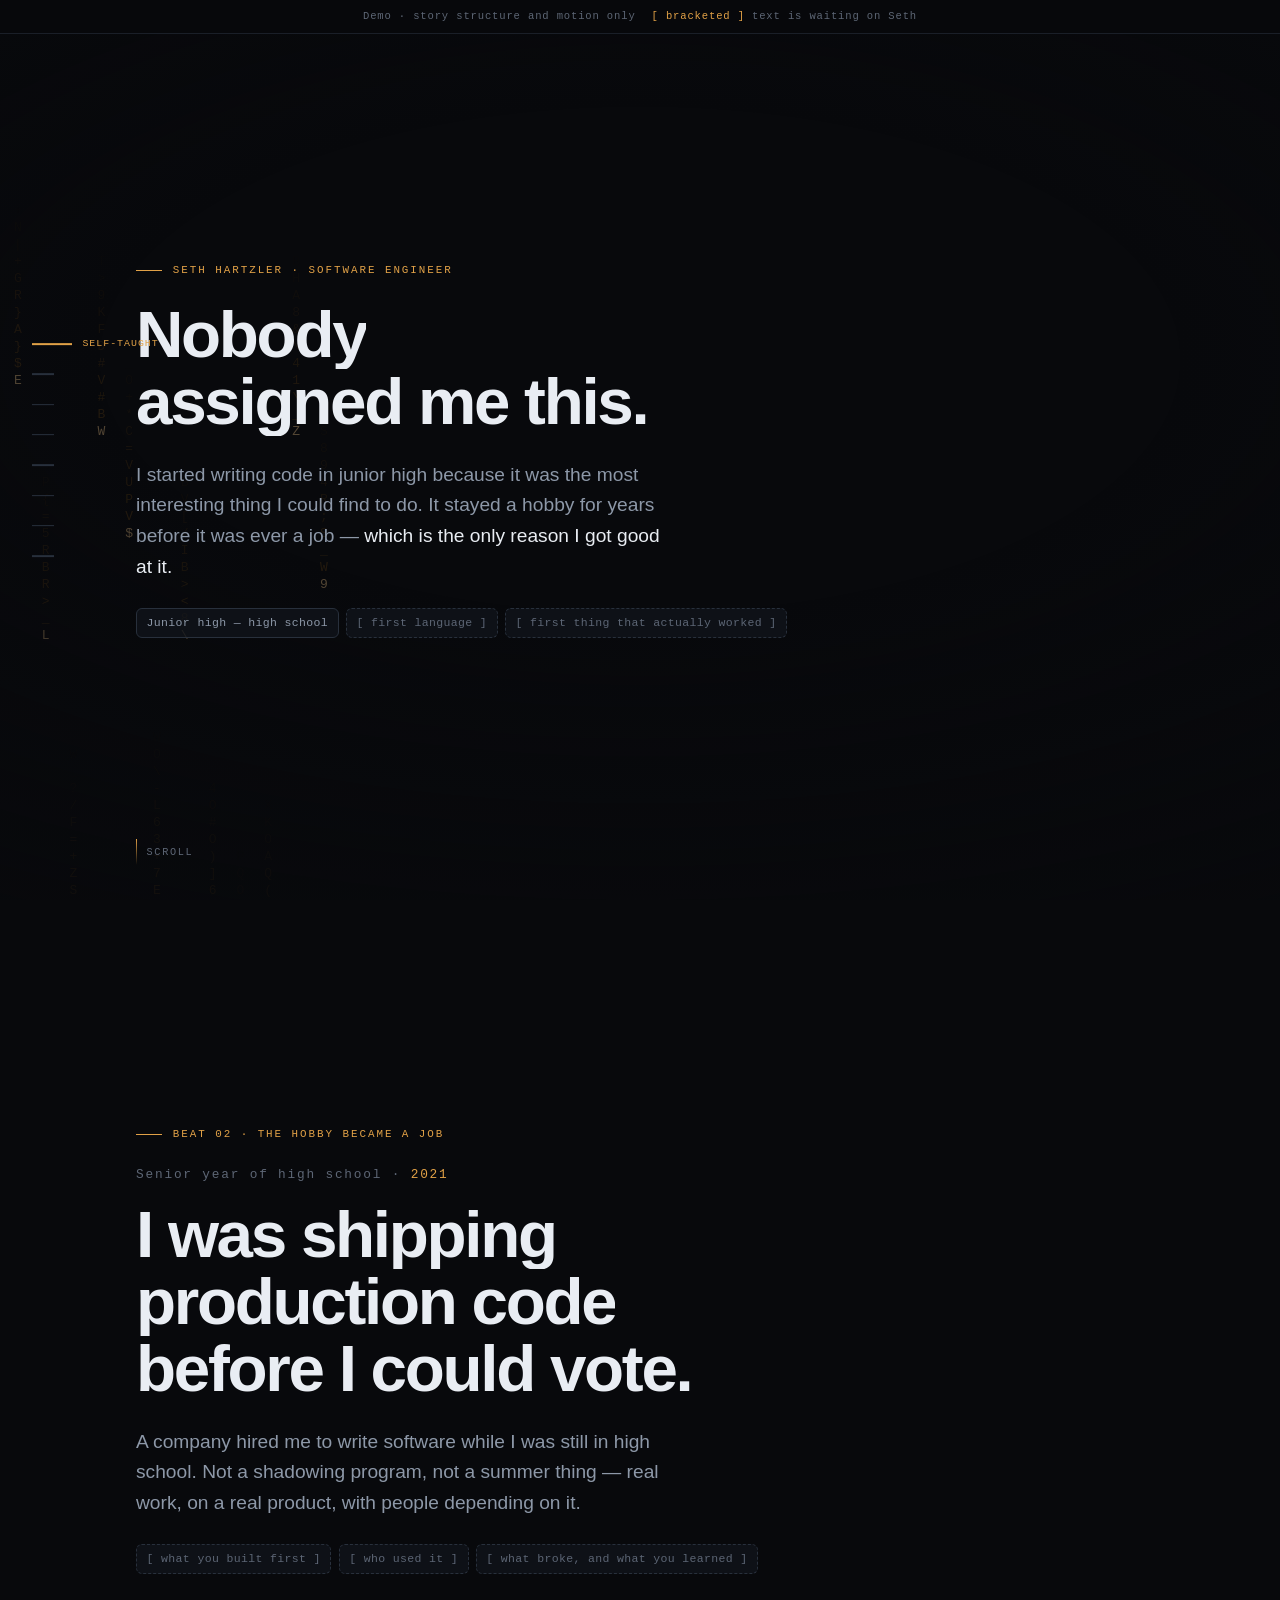
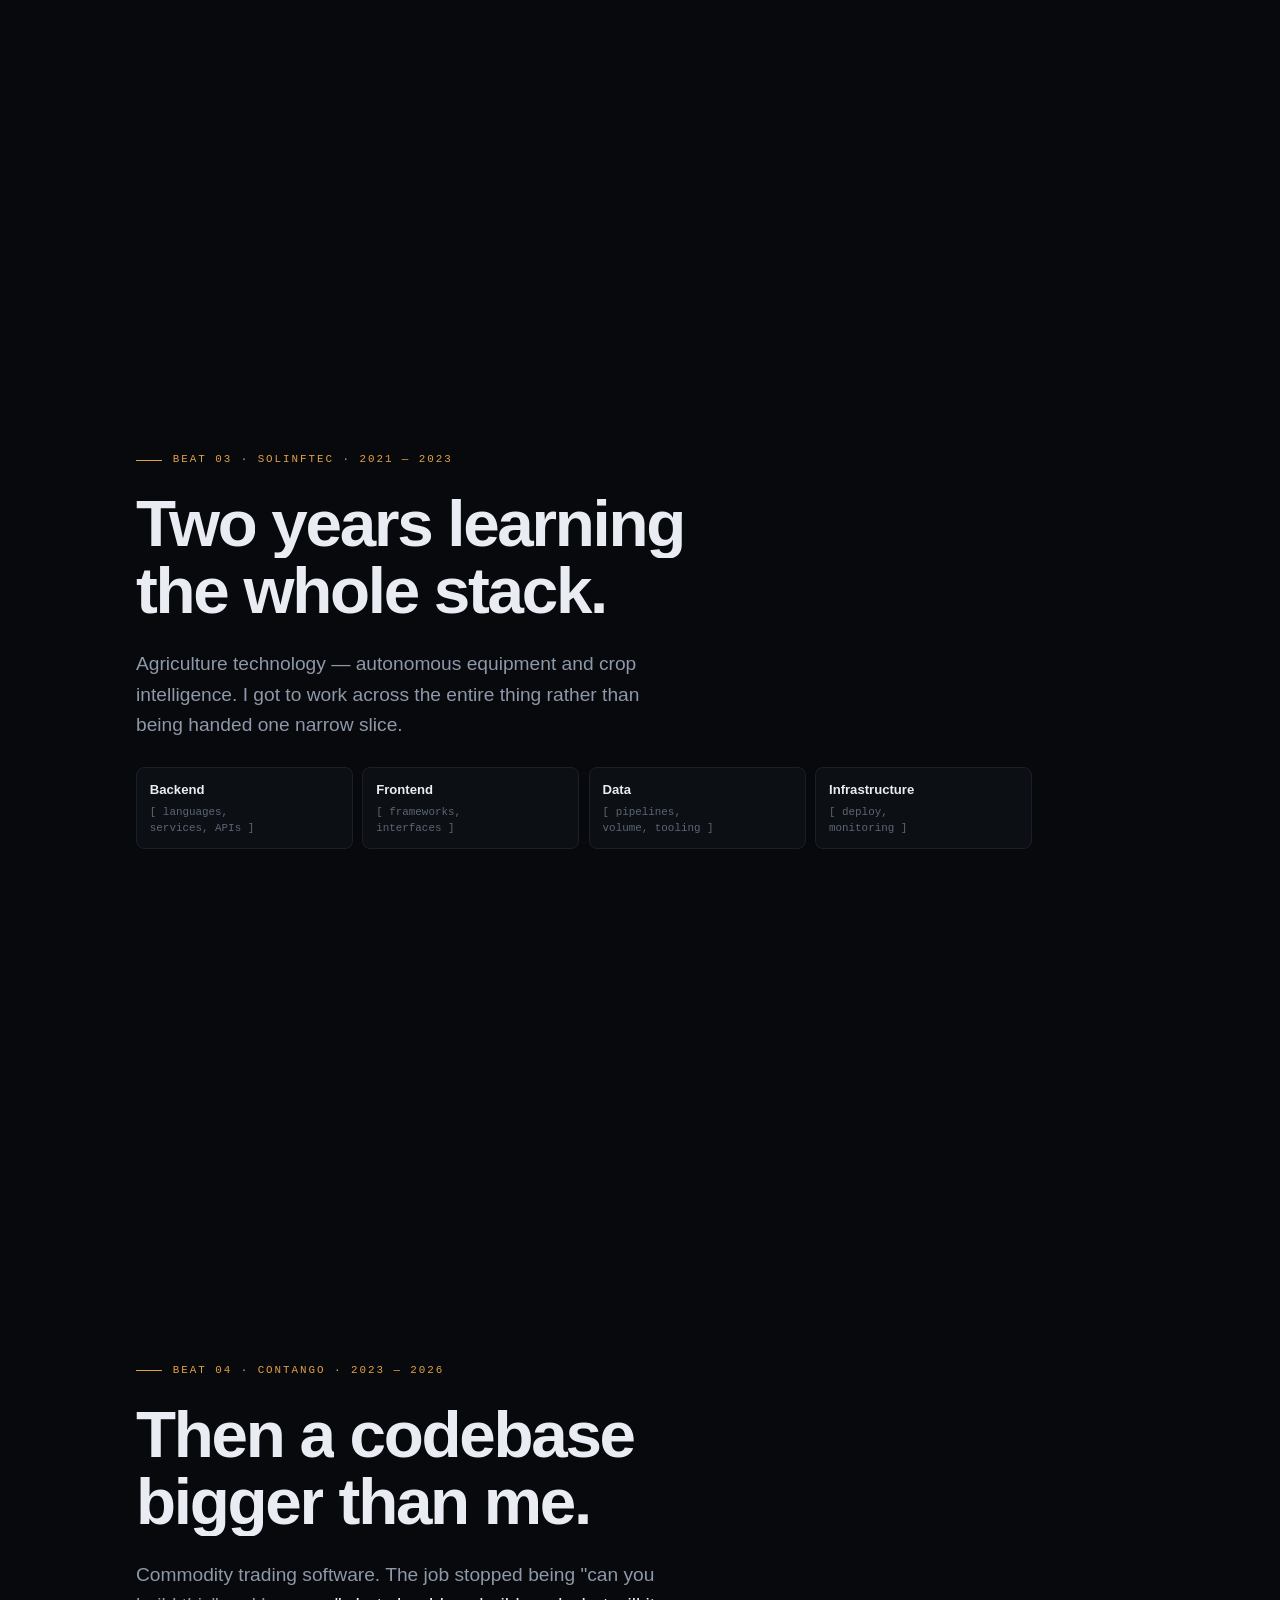
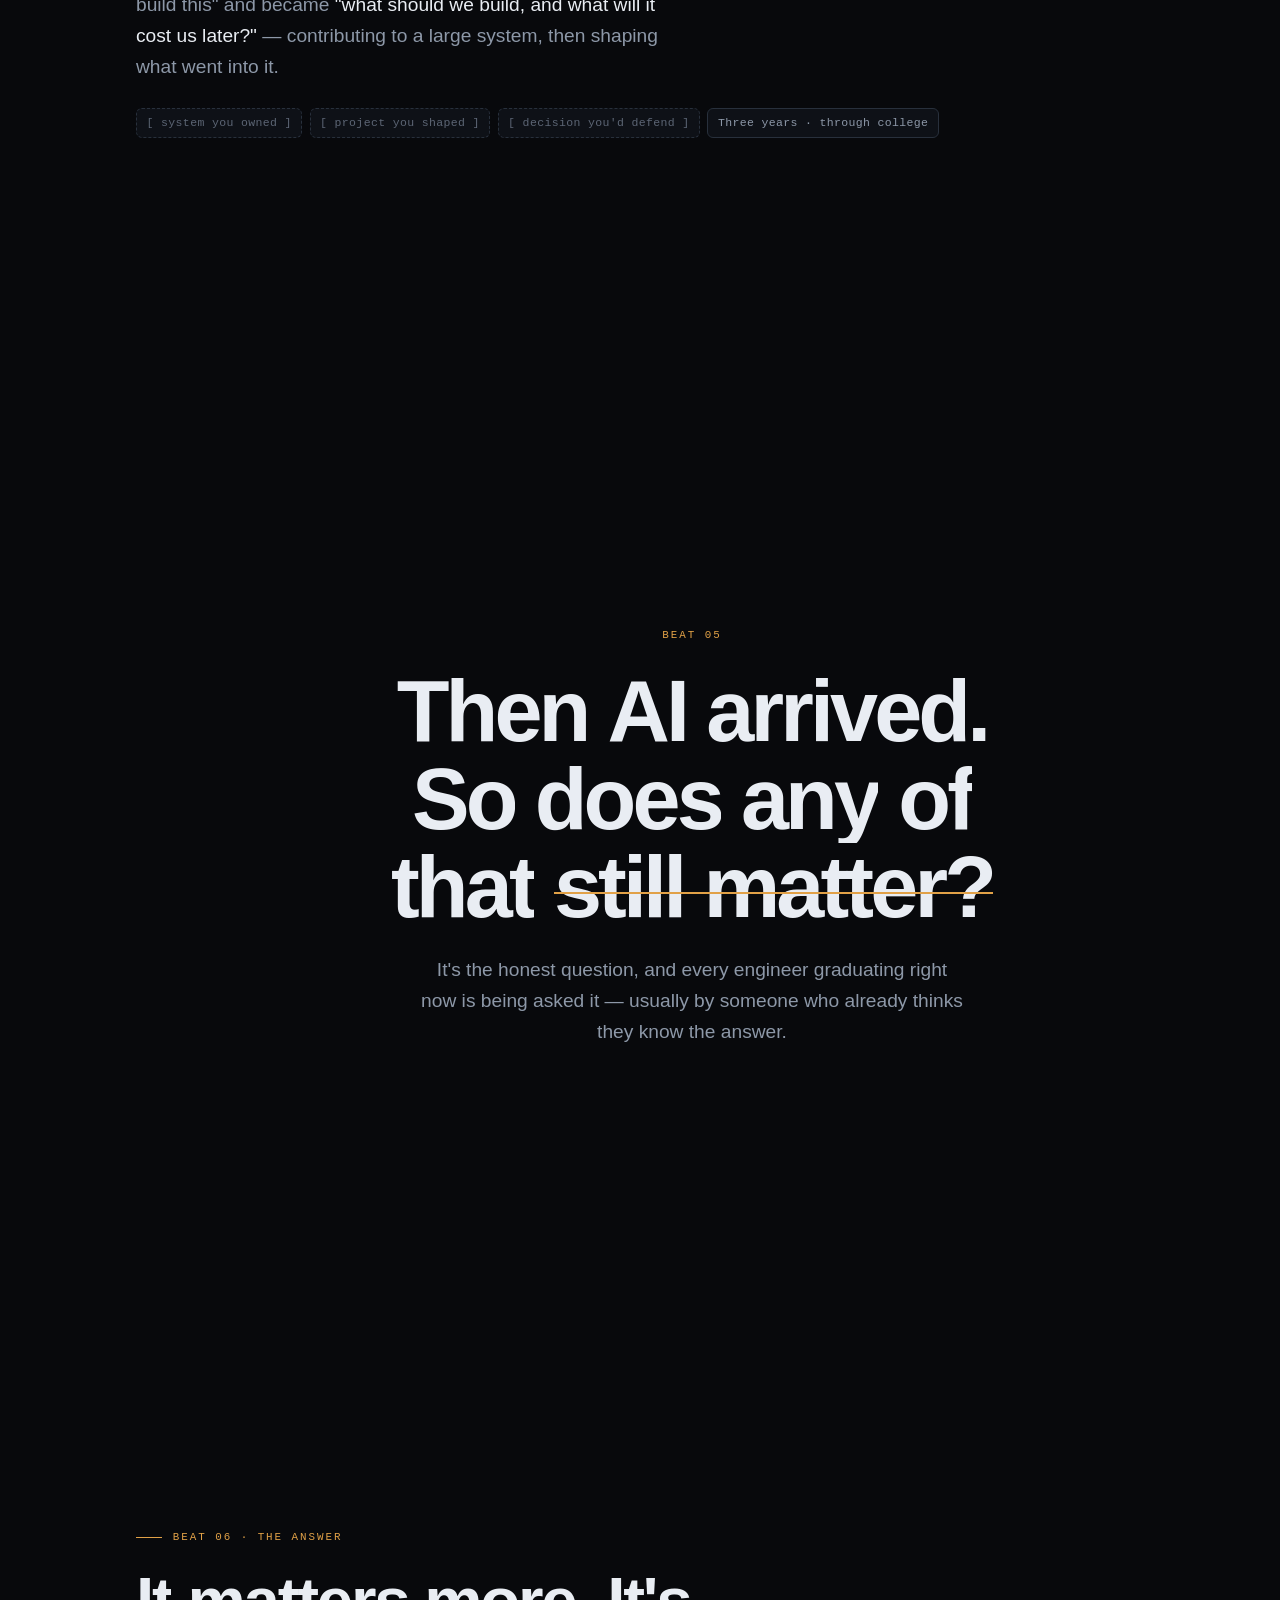
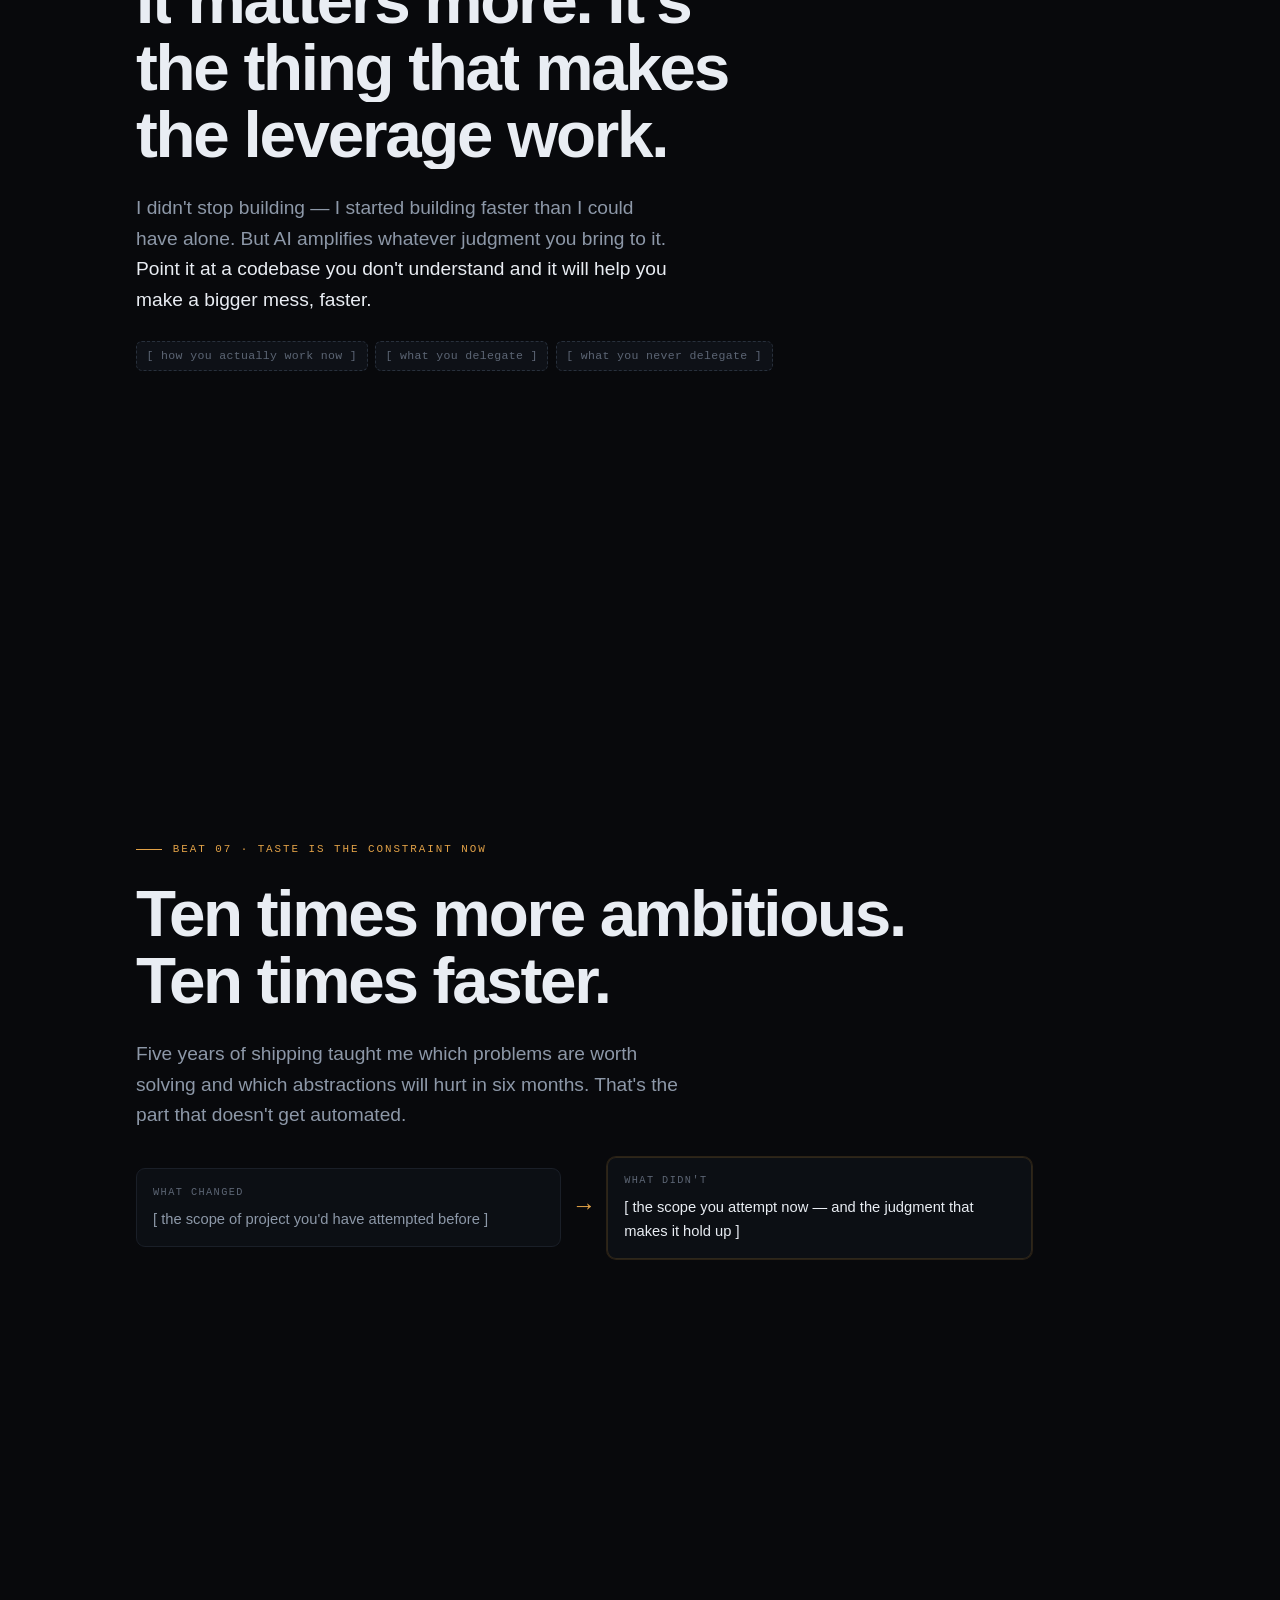
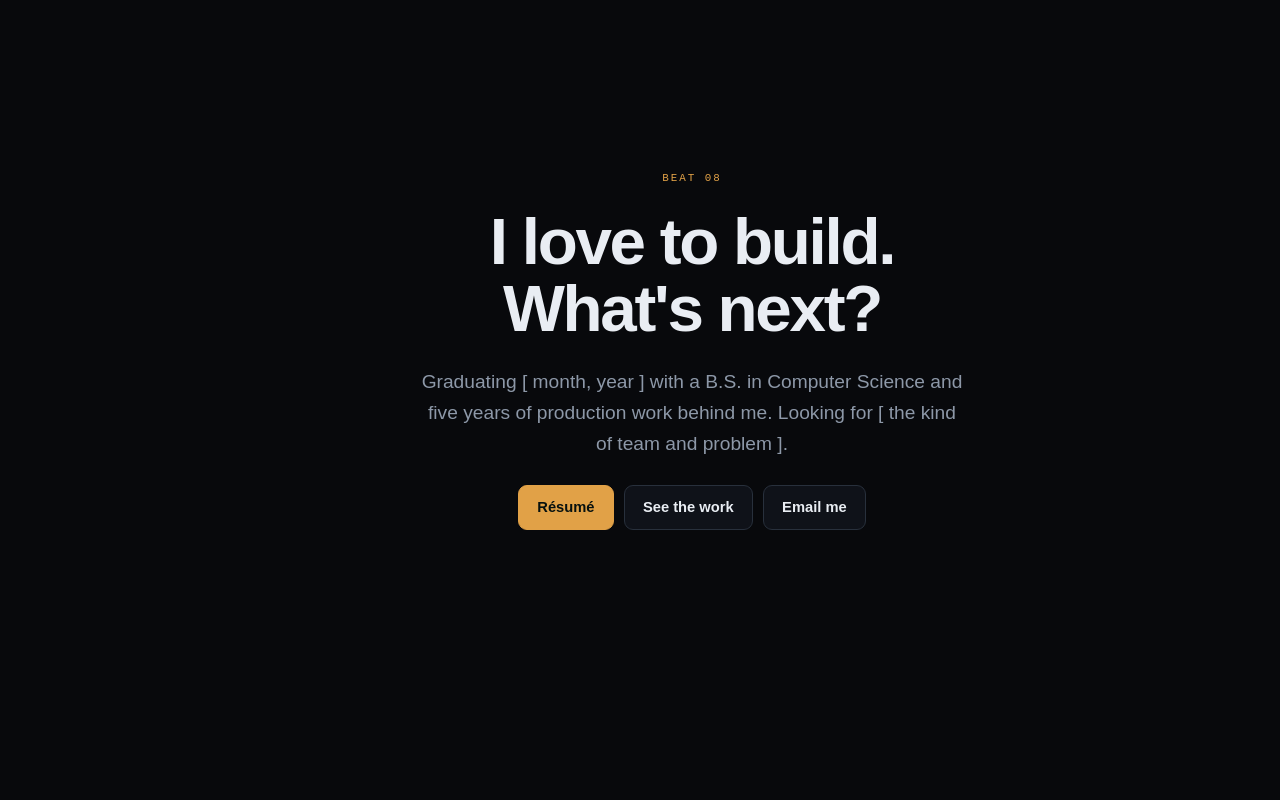
<file: design/story-scroller.html>
<!doctype html>
<html lang="en">
<head>
<meta charset="utf-8">
<meta name="viewport" content="width=device-width, initial-scale=1">
<title>Eight Beats</title>
<style>
/* ==================================================================
   STORY SCROLLER — eight beats, one continuous scroll.
   The background stream carries the narrative: sparse + warm while the
   work is hand-built, stalled + grey at the rupture, dense + cool after.
   Committed dark theme; every color painted explicitly.
   ================================================================== */
:root{
  --h:35; --s:72%;                       /* driven by scroll, see JS */
  --accent:hsl(var(--h) var(--s) 58%);
  --accent-dim:hsl(var(--h) var(--s) 58% / .16);
  --ground:#08090c; --text:#e9edf3; --soft:#8d98a8; --mute:#5d6675;
  --line:#1a1f28; --line-2:#28303c;
  --ui:-apple-system,BlinkMacSystemFont,"Segoe UI",Roboto,Helvetica,Arial,sans-serif;
  --mono:ui-monospace,SFMono-Regular,"SF Mono",Menlo,Consolas,monospace;
}
*,*::before,*::after{box-sizing:border-box}
html{scroll-behavior:smooth}
body{margin:0;background:var(--ground);color:var(--text);font-family:var(--ui);
     font-size:17px;line-height:1.6;-webkit-font-smoothing:antialiased;overflow-x:hidden}

/* ---------- fixed stream background ---------- */
#stream{position:fixed;inset:0;z-index:0;pointer-events:none;display:block}
.vig{position:fixed;inset:0;z-index:1;pointer-events:none;
     background:radial-gradient(120% 80% at 50% 40%,transparent 35%,rgba(8,9,12,.82) 100%)}

/* ---------- progress rail ---------- */
.rail{position:fixed;left:2rem;top:50%;transform:translateY(-50%);z-index:20;
      display:flex;flex-direction:column;gap:.9rem}
.rail a{display:flex;align-items:center;gap:.65rem;text-decoration:none;
        font-family:var(--mono);font-size:.62rem;letter-spacing:.1em;text-transform:uppercase;
        color:var(--mute);transition:color .3s}
.rail i{display:block;width:22px;height:1.5px;background:var(--line-2);flex:none;
        transition:width .35s cubic-bezier(.2,.8,.3,1),background .35s}
.rail a span{opacity:0;transform:translateX(-4px);transition:opacity .3s,transform .3s;
             white-space:nowrap}
.rail a:hover span,.rail a.on span{opacity:1;transform:none}
.rail a:hover{color:var(--soft)}
.rail a.on{color:var(--accent)}
.rail a.on i{width:40px;background:var(--accent)}
.rail a.done i{background:var(--line-2)}
@media (max-width:60rem){.rail{left:.9rem;gap:.7rem}.rail a span{display:none}}
@media (max-width:34rem){.rail{display:none}}

/* ---------- beats ---------- */
main{position:relative;z-index:5}
.beat{min-height:100svh;display:flex;align-items:center;
      padding:5rem 2rem 5rem 8.5rem;position:relative}
@media (max-width:60rem){.beat{padding:4.5rem 1.5rem 4.5rem 4rem}}
@media (max-width:34rem){.beat{padding:4rem 1.25rem}}
.inner{width:100%;max-width:46rem}
.inner--wide{max-width:56rem}
.inner--mid{max-width:40rem;margin:0 auto;text-align:center}

.tag{font-family:var(--mono);font-size:.68rem;letter-spacing:.18em;text-transform:uppercase;
     color:var(--accent);margin:0 0 1.4rem;display:flex;align-items:center;gap:.7rem}
.tag::before{content:"";width:1.6rem;height:1px;background:var(--accent)}
.inner--mid .tag{justify-content:center}
.inner--mid .tag::before{display:none}

h2{font-size:clamp(2.1rem,6vw,4.1rem);line-height:1.02;letter-spacing:-.035em;
   font-weight:670;margin:0 0 1.5rem;text-wrap:balance}
h2 .w{display:inline-block;overflow:hidden;vertical-align:bottom}
h2 .w b{display:inline-block;font-weight:inherit}
.lede{font-size:clamp(1rem,2vw,1.2rem);color:var(--soft);max-width:34rem;margin:0 0 1.6rem}
.inner--mid .lede{margin-left:auto;margin-right:auto}
.lede em{color:var(--text);font-style:normal}

/* staged reveal — only under .js, so no-JS shows everything */
.js h2 .w b,.js .rv{opacity:0;transform:translateY(1.1em)}
.js .beat.on h2 .w b,.js .beat.on .rv{opacity:1;transform:none;
  transition:opacity .7s cubic-bezier(.2,.8,.3,1),transform .7s cubic-bezier(.2,.8,.3,1)}
.js .beat.on .rv{transition-delay:.28s}
.js .beat.on .rv--2{transition-delay:.4s}
.js .beat.on .rv--3{transition-delay:.52s}

/* ---------- chips (example slots) ---------- */
.chips{display:flex;flex-wrap:wrap;gap:.45rem;margin-top:.4rem}
.chip{font-family:var(--mono);font-size:.72rem;letter-spacing:.03em;color:var(--soft);
      border:1px solid var(--line-2);border-radius:6px;padding:.3rem .6rem;background:rgba(18,22,29,.7)}
.chip--ph{color:var(--mute);border-style:dashed}
.chip b{color:var(--accent);font-weight:500}

/* ---------- year marker ---------- */
.year{font-family:var(--mono);font-size:.8rem;letter-spacing:.14em;color:var(--mute);
      margin:0 0 1rem;font-variant-numeric:tabular-nums}
.year b{color:var(--accent);font-weight:500}

/* ---------- skills matrix (beat 3) ---------- */
.mx{display:grid;grid-template-columns:repeat(auto-fit,minmax(9.5rem,1fr));gap:.6rem;margin-top:.4rem}
.mx div{border:1px solid var(--line);border-radius:8px;padding:.7rem .8rem;
        background:rgba(15,18,24,.72)}
.mx h3{margin:0 0 .25rem;font-size:.82rem;font-weight:620;color:var(--text)}
.mx p{margin:0;font-family:var(--mono);font-size:.68rem;color:var(--mute);line-height:1.5}

/* ---------- rupture (beat 5) ---------- */
#b5 h2{font-size:clamp(2.4rem,8vw,5.4rem);letter-spacing:-.045em}
.strike{position:relative;display:inline-block}
.strike::after{content:"";position:absolute;left:-2%;right:-2%;top:56%;height:2px;
  background:var(--accent);transform:scaleX(0);transform-origin:left;
  transition:transform .8s cubic-bezier(.65,0,.35,1) .55s}
.beat.on .strike::after{transform:scaleX(1)}

/* ---------- before / after (beat 7) ---------- */
.ba{display:grid;grid-template-columns:1fr auto 1fr;gap:1rem;align-items:center;margin-top:.6rem}
.ba__c{border:1px solid var(--line);border-radius:9px;padding:.9rem 1rem;background:rgba(15,18,24,.72)}
.ba__c h3{margin:0 0 .5rem;font-family:var(--mono);font-size:.64rem;letter-spacing:.14em;
          text-transform:uppercase;color:var(--mute);font-weight:400}
.ba__c p{margin:0;font-size:.92rem;color:var(--soft)}
.ba__c--now{border-color:var(--accent-dim);box-shadow:0 0 0 1px var(--accent-dim)}
.ba__c--now p{color:var(--text)}
.ba__x{font-family:var(--mono);font-size:1.5rem;color:var(--accent);font-weight:600}
@media (max-width:40rem){.ba{grid-template-columns:1fr}.ba__x{text-align:center}}

/* ---------- CTA (beat 8) ---------- */
.cta{display:flex;flex-wrap:wrap;gap:.6rem;margin-top:.5rem}
.inner--mid .cta{justify-content:center}
.btn{display:inline-flex;align-items:center;gap:.45rem;text-decoration:none;
     font-size:.92rem;font-weight:560;border-radius:9px;padding:.62rem 1.15rem;
     border:1px solid var(--line-2);color:var(--text);background:rgba(18,22,29,.8);
     transition:border-color .25s,color .25s,transform .25s}
.btn:hover{border-color:var(--accent);color:var(--accent);transform:translateY(-2px)}
.btn--p{background:var(--accent);border-color:var(--accent);color:#07110f;font-weight:640}
.btn--p:hover{color:#07110f;filter:brightness(1.08)}

/* ---------- scroll hint ---------- */
.hint{position:absolute;left:8.5rem;bottom:2.2rem;font-family:var(--mono);font-size:.64rem;
      letter-spacing:.16em;text-transform:uppercase;color:var(--mute);
      display:flex;align-items:center;gap:.6rem}
.hint i{display:block;width:1px;height:1.6rem;background:linear-gradient(var(--accent),transparent);
        animation:drop 1.9s ease-in-out infinite}
@keyframes drop{0%,100%{opacity:.25;transform:scaleY(.4);transform-origin:top}
                50%{opacity:1;transform:scaleY(1);transform-origin:top}}
@media (max-width:60rem){.hint{left:4rem}}
@media (max-width:34rem){.hint{left:1.25rem}}

/* ---------- demo banner ---------- */
.banner{position:fixed;top:0;left:0;right:0;z-index:40;background:rgba(8,9,12,.9);
        border-bottom:1px solid var(--line);backdrop-filter:blur(8px);
        font-family:var(--mono);font-size:.66rem;letter-spacing:.08em;color:var(--mute);
        padding:.5rem 1rem;display:flex;gap:1rem;align-items:center;justify-content:center;
        flex-wrap:wrap;text-align:center}
.banner b{color:var(--accent);font-weight:500}

:focus-visible{outline:2px solid var(--accent);outline-offset:4px;border-radius:4px}
@media (prefers-reduced-motion:reduce){
  html{scroll-behavior:auto}
  *{animation:none!important;transition-duration:.01ms!important}
  .js h2 .w b,.js .rv{opacity:1!important;transform:none!important}
  .strike::after{transform:scaleX(1)!important}
}
</style>
</head>
<body>

<div class="banner">
  <span>Demo · story structure and motion only</span>
  <span><b>[ bracketed ]</b> text is waiting on Seth</span>
</div>

<canvas id="stream" aria-hidden="true"></canvas>
<div class="vig" aria-hidden="true"></div>

<nav class="rail" aria-label="Story progress">
  <a href="#b1"><i></i><span>Self-taught</span></a>
  <a href="#b2"><i></i><span>First job</span></a>
  <a href="#b3"><i></i><span>Range</span></a>
  <a href="#b4"><i></i><span>Scale</span></a>
  <a href="#b5"><i></i><span>The question</span></a>
  <a href="#b6"><i></i><span>Leverage</span></a>
  <a href="#b7"><i></i><span>Judgment</span></a>
  <a href="#b8"><i></i><span>Next</span></a>
</nav>

<main>

  <!-- ========== 1 · SELF-TAUGHT ========== -->
  <section class="beat" id="b1">
    <div class="inner">
      <p class="tag">Seth Hartzler · Software Engineer</p>
      <h2 data-split>Nobody assigned me this.</h2>
      <p class="lede rv">I started writing code in junior high because it was the most interesting
        thing I could find to do. It stayed a hobby for years before it was ever a job —
        <em>which is the only reason I got good at it.</em></p>
      <div class="chips rv rv--2">
        <span class="chip">Junior high — high school</span>
        <span class="chip chip--ph">[ first language ]</span>
        <span class="chip chip--ph">[ first thing that actually worked ]</span>
      </div>
    </div>
    <div class="hint"><i></i>Scroll</div>
  </section>

  <!-- ========== 2 · FIRST JOB ========== -->
  <section class="beat" id="b2">
    <div class="inner">
      <p class="tag">Beat 02 · The hobby became a job</p>
      <p class="year rv">Senior year of high school · <b>2021</b></p>
      <h2 data-split>I was shipping production code before I could vote.</h2>
      <p class="lede rv rv--2">A company hired me to write software while I was still in high
        school. Not a shadowing program, not a summer thing — real work, on a real product,
        with people depending on it.</p>
      <div class="chips rv rv--3">
        <span class="chip chip--ph">[ what you built first ]</span>
        <span class="chip chip--ph">[ who used it ]</span>
        <span class="chip chip--ph">[ what broke, and what you learned ]</span>
      </div>
    </div>
  </section>

  <!-- ========== 3 · RANGE ========== -->
  <section class="beat" id="b3">
    <div class="inner inner--wide">
      <p class="tag">Beat 03 · Solinftec · 2021 — 2023</p>
      <h2 data-split>Two years learning the whole stack.</h2>
      <p class="lede rv">Agriculture technology — autonomous equipment and crop intelligence.
        I got to work across the entire thing rather than being handed one narrow slice.</p>
      <div class="mx rv rv--2">
        <div><h3>Backend</h3><p>[ languages,<br>services, APIs ]</p></div>
        <div><h3>Frontend</h3><p>[ frameworks,<br>interfaces ]</p></div>
        <div><h3>Data</h3><p>[ pipelines,<br>volume, tooling ]</p></div>
        <div><h3>Infrastructure</h3><p>[ deploy,<br>monitoring ]</p></div>
      </div>
    </div>
  </section>

  <!-- ========== 4 · SCALE ========== -->
  <section class="beat" id="b4">
    <div class="inner inner--wide">
      <p class="tag">Beat 04 · Contango · 2023 — 2026</p>
      <h2 data-split>Then a codebase bigger than me.</h2>
      <p class="lede rv">Commodity trading software. The job stopped being "can you build this"
        and became <em>"what should we build, and what will it cost us later?"</em> — contributing
        to a large system, then shaping what went into it.</p>
      <div class="chips rv rv--2">
        <span class="chip chip--ph">[ system you owned ]</span>
        <span class="chip chip--ph">[ project you shaped ]</span>
        <span class="chip chip--ph">[ decision you'd defend ]</span>
        <span class="chip">Three years · through college</span>
      </div>
    </div>
  </section>

  <!-- ========== 5 · THE RUPTURE ========== -->
  <section class="beat" id="b5">
    <div class="inner inner--mid">
      <p class="tag">Beat 05</p>
      <h2 data-split>Then AI arrived. So does any of that <span class="strike">still matter?</span></h2>
      <p class="lede rv rv--2">It's the honest question, and every engineer graduating right now is
        being asked it — usually by someone who already thinks they know the answer.</p>
    </div>
  </section>

  <!-- ========== 6 · LEVERAGE ========== -->
  <section class="beat" id="b6">
    <div class="inner">
      <p class="tag">Beat 06 · The answer</p>
      <h2 data-split>It matters more. It's the thing that makes the leverage work.</h2>
      <p class="lede rv">I didn't stop building — I started building faster than I could have alone.
        But AI amplifies whatever judgment you bring to it. <em>Point it at a codebase you don't
        understand and it will help you make a bigger mess, faster.</em></p>
      <div class="chips rv rv--2">
        <span class="chip chip--ph">[ how you actually work now ]</span>
        <span class="chip chip--ph">[ what you delegate ]</span>
        <span class="chip chip--ph">[ what you never delegate ]</span>
      </div>
    </div>
  </section>

  <!-- ========== 7 · JUDGMENT ========== -->
  <section class="beat" id="b7">
    <div class="inner inner--wide">
      <p class="tag">Beat 07 · Taste is the constraint now</p>
      <h2 data-split>Ten times more ambitious. Ten times faster.</h2>
      <p class="lede rv">Five years of shipping taught me which problems are worth solving and
        which abstractions will hurt in six months. That's the part that doesn't get automated.</p>
      <div class="ba rv rv--2">
        <div class="ba__c"><h3>What changed</h3><p>[ the scope of project you'd
          have attempted before ]</p></div>
        <div class="ba__x">→</div>
        <div class="ba__c ba__c--now"><h3>What didn't</h3><p>[ the scope you attempt now —
          and the judgment that makes it hold up ]</p></div>
      </div>
    </div>
  </section>

  <!-- ========== 8 · NEXT ========== -->
  <section class="beat" id="b8">
    <div class="inner inner--mid">
      <p class="tag">Beat 08</p>
      <h2 data-split>I love to build. What's next?</h2>
      <p class="lede rv rv--2">Graduating [ month, year ] with a B.S. in Computer Science and five
        years of production work behind me. Looking for [ the kind of team and problem ].</p>
      <div class="cta rv rv--3">
        <a class="btn btn--p" href="#0">Résumé</a>
        <a class="btn" href="#0">See the work</a>
        <a class="btn" href="#0">Email me</a>
      </div>
    </div>
  </section>

</main>

<script>
(function(){
  "use strict";
  var root = document.documentElement;
  root.classList.add('js');
  var reduce = matchMedia('(prefers-reduced-motion: reduce)').matches;

  /* ---------- split headlines into animatable words ---------- */
  document.querySelectorAll('h2[data-split]').forEach(function(h){
    var frag = document.createDocumentFragment();
    // walk child nodes so inline <span class="strike"> survives the split
    Array.prototype.forEach.call(h.childNodes, function(node){
      if(node.nodeType === 3){
        node.textContent.split(/(\s+)/).forEach(function(tok){
          if(!tok) return;
          if(/^\s+$/.test(tok)){ frag.appendChild(document.createTextNode(' ')); return; }
          var w = document.createElement('span'); w.className = 'w';
          var b = document.createElement('b'); b.textContent = tok;
          w.appendChild(b); frag.appendChild(w);
        });
      } else {
        var w2 = document.createElement('span'); w2.className = 'w';
        var b2 = document.createElement('b'); b2.appendChild(node.cloneNode(true));
        w2.appendChild(b2); frag.appendChild(w2);
      }
    });
    h.innerHTML = ''; h.appendChild(frag);
    h.querySelectorAll('.w b').forEach(function(b,i){
      b.style.transitionDelay = (i * 0.055) + 's';
    });
  });

  /* ---------- activate beats + rail ---------- */
  var beats = [].slice.call(document.querySelectorAll('.beat'));
  var links = [].slice.call(document.querySelectorAll('.rail a'));
  beats[0].classList.add('on');

  var io = new IntersectionObserver(function(entries){
    entries.forEach(function(e){
      if(e.isIntersecting) e.target.classList.add('on');
    });
  }, {threshold:0.25});
  beats.forEach(function(b){ io.observe(b); });

  /* ---------- scroll progress → palette + rail ---------- */
  var p = 0, targetP = 0;
  function lerp(a,b,t){ return a + (b-a)*t; }
  function clamp01(v){ return v < 0 ? 0 : v > 1 ? 1 : v; }

  function measure(){
    var max = document.body.scrollHeight - innerHeight;
    targetP = max > 0 ? clamp01(scrollY / max) : 0;

    // rail state from which beat owns the viewport middle
    var mid = scrollY + innerHeight/2, cur = 0;
    beats.forEach(function(b,i){
      if(b.offsetTop <= mid) cur = i;
    });
    links.forEach(function(a,i){
      a.classList.toggle('on', i === cur);
      a.classList.toggle('done', i < cur);
    });
  }

  function paint(){
    // hue/saturation tell the story: warm while hand-built, drained at the
    // rupture, cool once the leverage arrives.
    var h, s;
    if(p < 0.44){ h = 35; s = 72; }
    else if(p < 0.58){ var t = (p-0.44)/0.14; h = 35; s = lerp(72, 7, t); }
    else if(p < 0.74){ var u = (p-0.58)/0.16; h = lerp(35, 172, u); s = lerp(7, 68, u); }
    else { h = 172; s = 68; }
    root.style.setProperty('--h', h.toFixed(1));
    root.style.setProperty('--s', s.toFixed(1) + '%');
  }

  addEventListener('scroll', measure, {passive:true});
  addEventListener('resize', measure);
  measure(); p = targetP; paint();

  /* ================================================================
     THE STREAM — glyph columns behind everything.
     density / speed / color all read from scroll progress p.
     ================================================================ */
  var cv = document.getElementById('stream'), ctx = cv.getContext('2d');
  var GLYPH = 'ABCDEFGHIJKLMNOPQRSTUVWXYZ0123456789{}[]()<>/\\=+-*&|;:_$#@!?'.split('');
  var cols = [], cw = 15, rows = 0, dpr = Math.min(devicePixelRatio || 1, 2);
  var MAXCOL = 46, TAIL = 11;

  function build(){
    cv.width  = Math.max(1, innerWidth  * dpr);
    cv.height = Math.max(1, innerHeight * dpr);
    cv.style.width = innerWidth + 'px';
    cv.style.height = innerHeight + 'px';
    ctx.setTransform(dpr,0,0,dpr,0,0);
    ctx.font = '13px ui-monospace, SFMono-Regular, Menlo, monospace';
    ctx.textBaseline = 'top';

    rows = Math.ceil(innerHeight / 17) + TAIL;
    var n = Math.min(MAXCOL, Math.floor(innerWidth / cw));
    cols = [];
    for(var i=0;i<n;i++){
      cols.push({
        x: (i + .5) * (innerWidth / n),
        y: Math.random() * rows,
        v: 0.10 + Math.random() * 0.16,
        seed: Math.random() * 1000,
        chars: []
      });
      for(var r=0;r<rows;r++) cols[i].chars.push(GLYPH[(Math.random()*GLYPH.length)|0]);
    }
  }
  build();
  addEventListener('resize', build);

  function drawStream(){
    ctx.clearRect(0,0,innerWidth,innerHeight);

    // how much of the stream is awake, and how fast
    var density, speed, stall;
    if(p < 0.44){ density = lerp(0.10, 0.30, p/0.44); speed = 1; stall = 0; }
    else if(p < 0.58){ var t=(p-0.44)/0.14; density = lerp(0.30,0.16,t); speed = lerp(1,0.04,t); stall = t; }
    else if(p < 0.74){ var u=(p-0.58)/0.16; density = lerp(0.16,0.92,u); speed = lerp(0.04,2.6,u); stall = 1-u; }
    else { density = 0.92; speed = 2.6; stall = 0; }

    var live = Math.ceil(cols.length * density);
    var hue = getComputedStyle(root).getPropertyValue('--h').trim() || '35';
    var sat = getComputedStyle(root).getPropertyValue('--s').trim() || '72%';

    for(var i=0;i<live;i++){
      var c = cols[i];
      if(!reduce) c.y += c.v * speed;
      if(c.y > rows) c.y = -TAIL;

      var head = Math.floor(c.y);
      for(var k=0;k<TAIL;k++){
        var r = head - k;
        if(r < 0 || r >= rows) continue;
        var fade = (1 - k/TAIL);
        // glitch during the stall: characters churn without advancing
        if(stall > 0.25 && Math.random() < 0.045*stall){
          c.chars[r] = GLYPH[(Math.random()*GLYPH.length)|0];
        }
        var lum = k === 0 ? 72 : 44;
        var alpha = (k === 0 ? 0.62 : 0.30) * fade * (0.35 + density*0.75);
        ctx.fillStyle = 'hsl(' + hue + ' ' + sat + ' ' + lum + '% / ' + alpha.toFixed(3) + ')';
        ctx.fillText(c.chars[r], c.x, r * 17);
      }
      // occasionally mutate the head glyph so it reads as being written
      if(Math.random() < 0.06) c.chars[head % rows] = GLYPH[(Math.random()*GLYPH.length)|0];
    }
  }

  if(reduce){
    p = targetP; paint(); drawStream();
    addEventListener('scroll', function(){ p = targetP; paint(); drawStream(); }, {passive:true});
  } else {
    (function loop(){
      requestAnimationFrame(loop);
      p += (targetP - p) * 0.07;      // ease toward scroll position
      paint();
      drawStream();
    })();
  }
})();
</script>
</body>
</html>
</file>
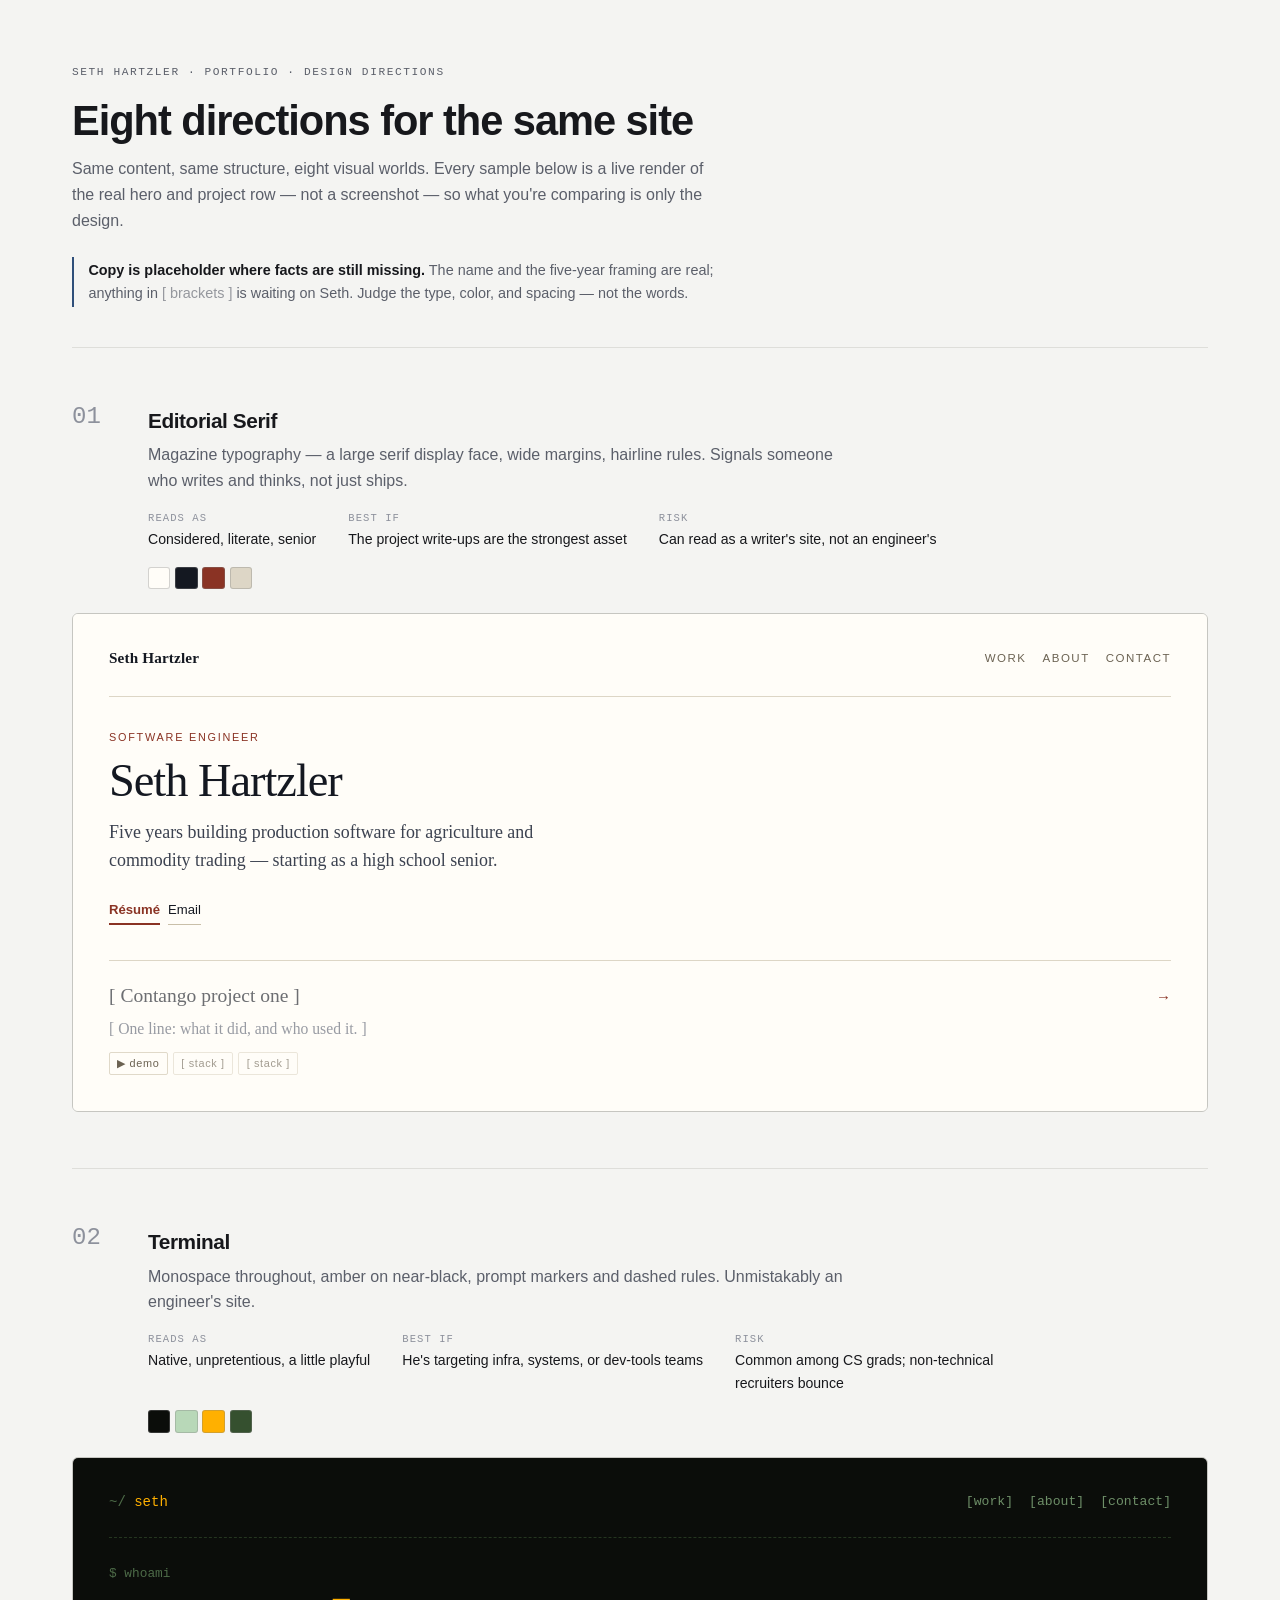
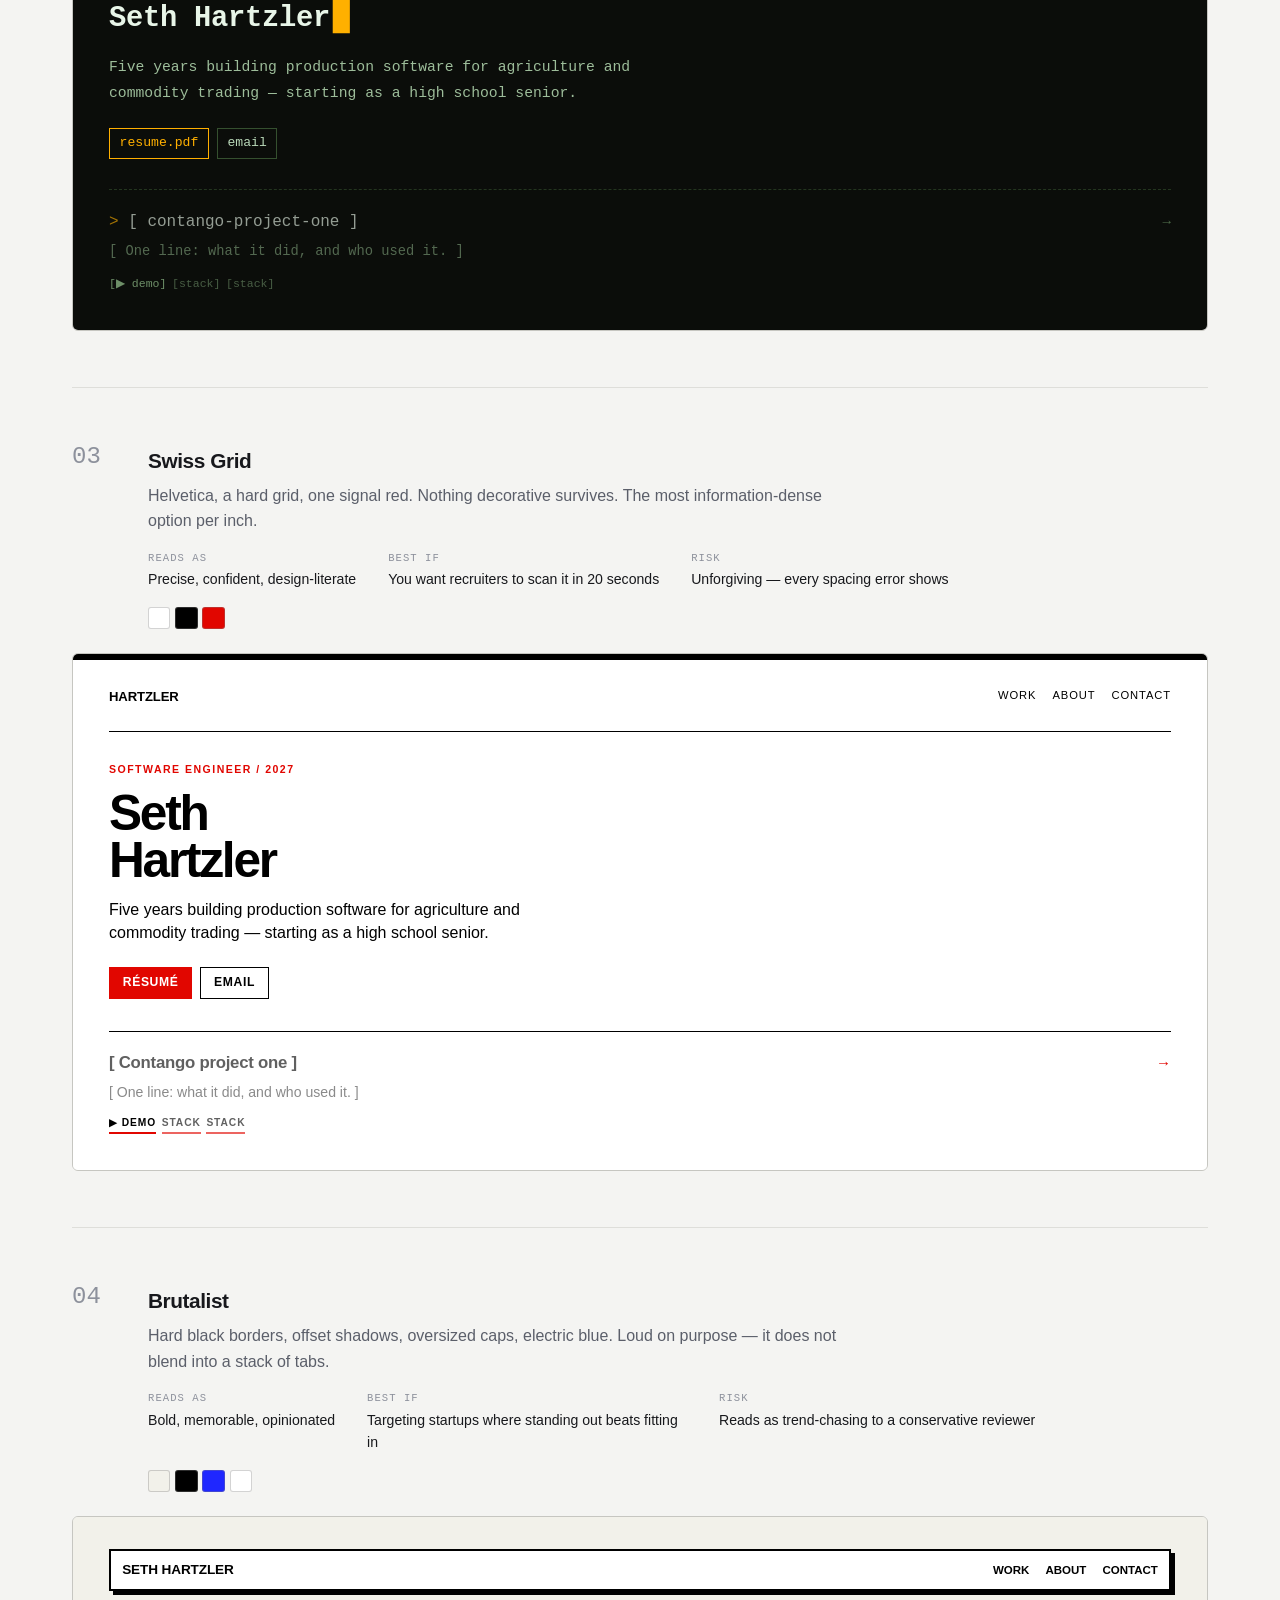
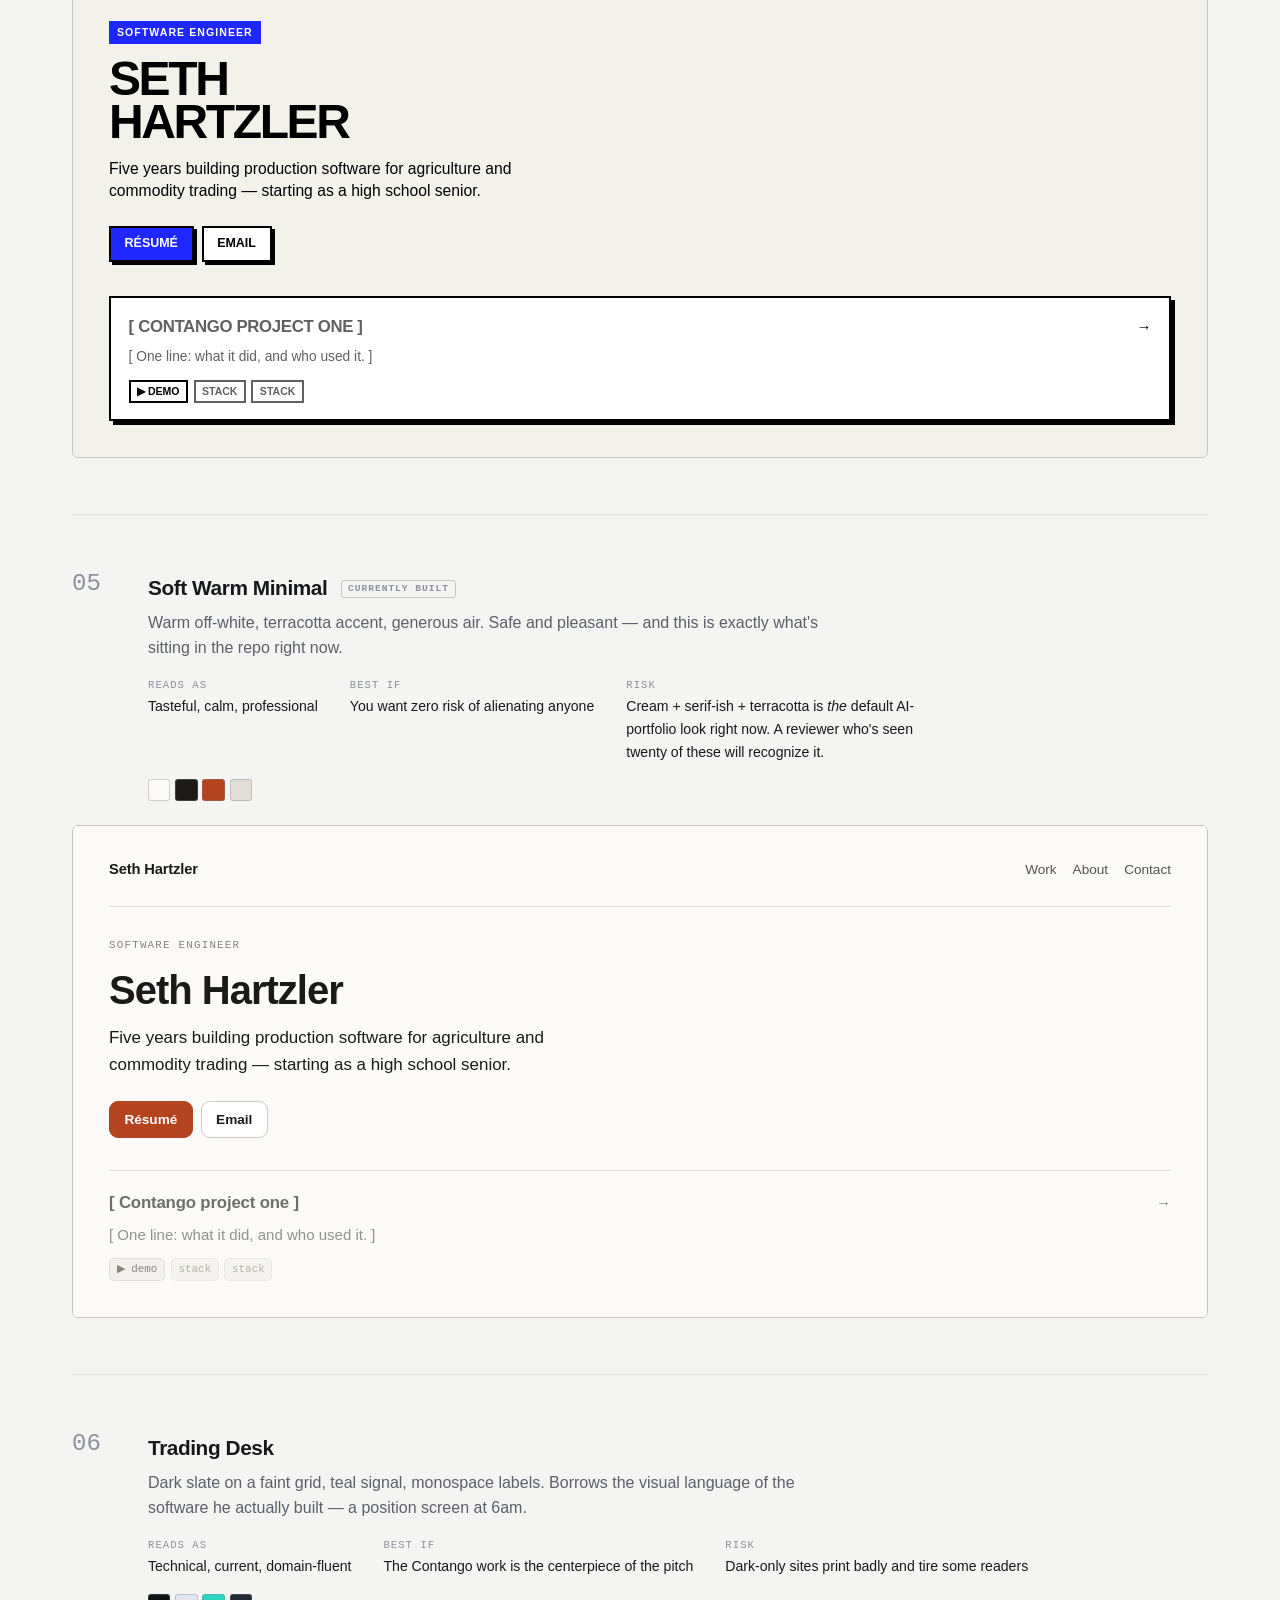
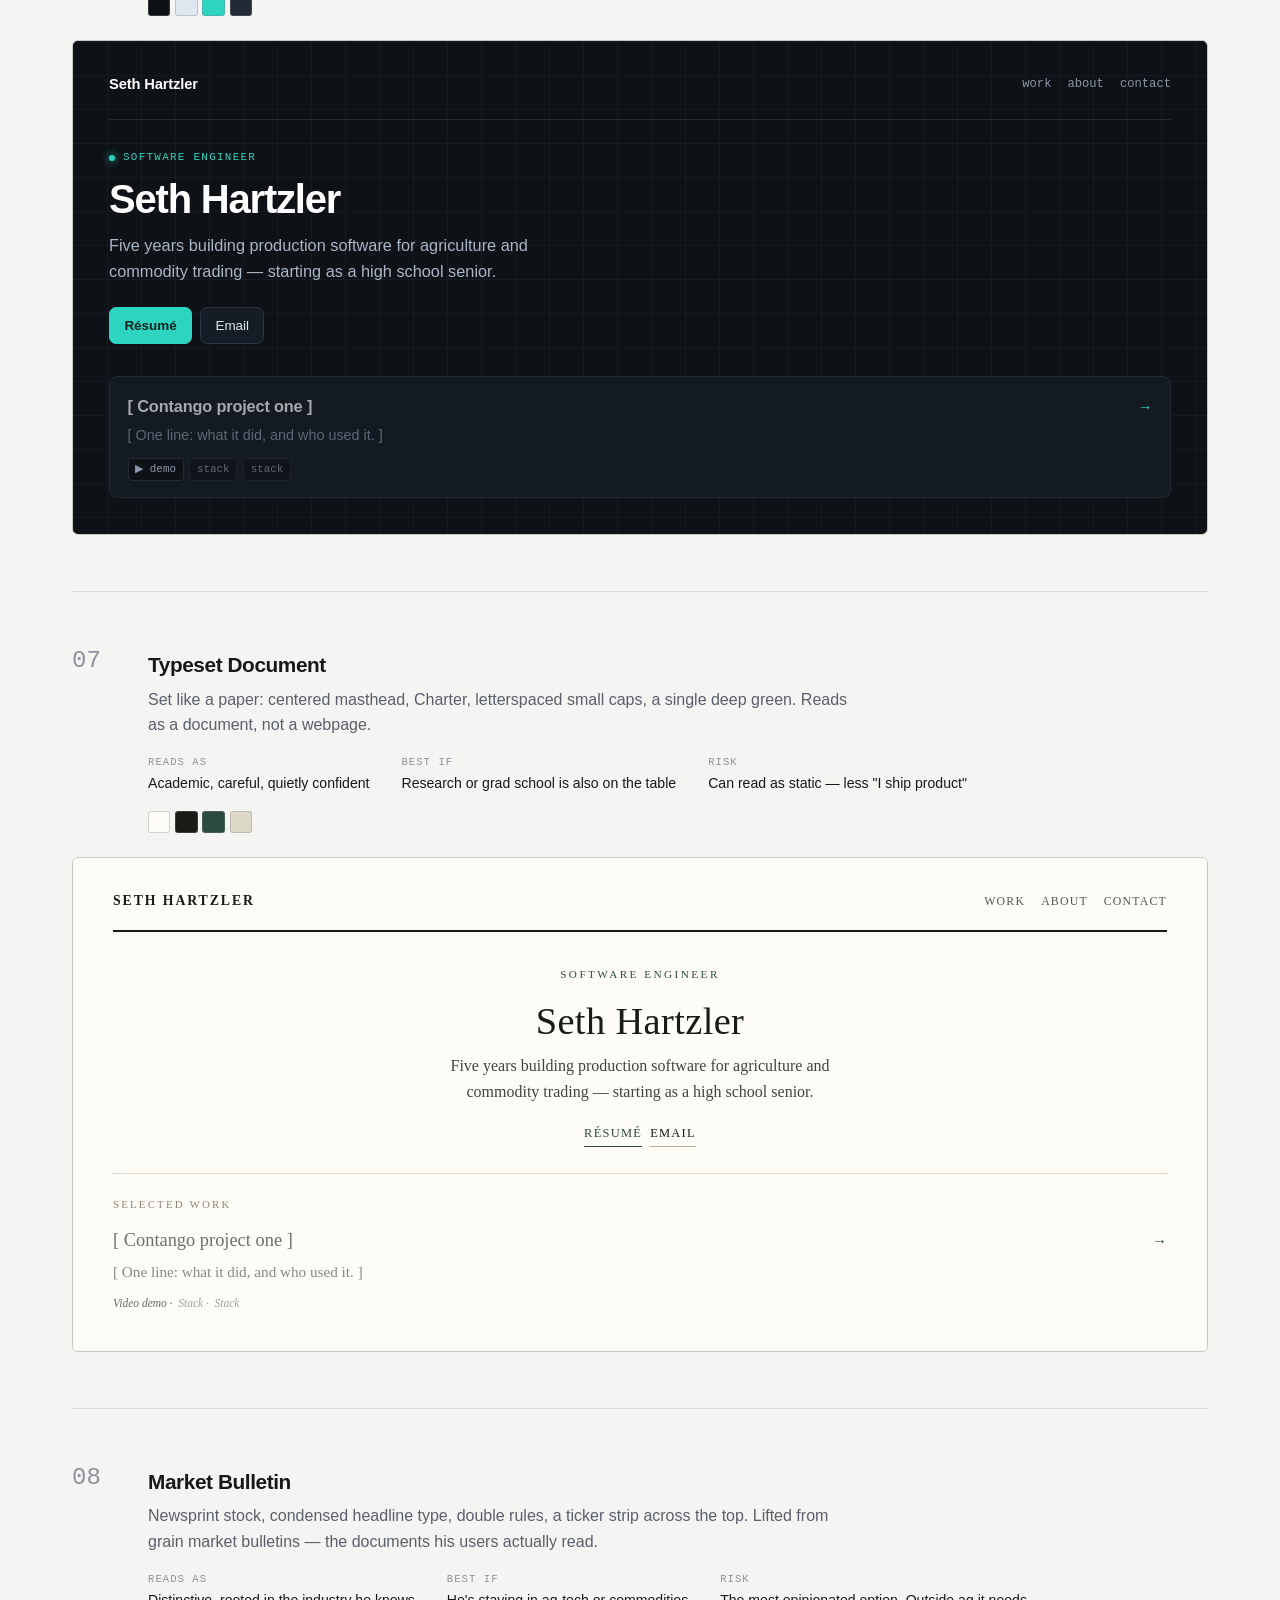
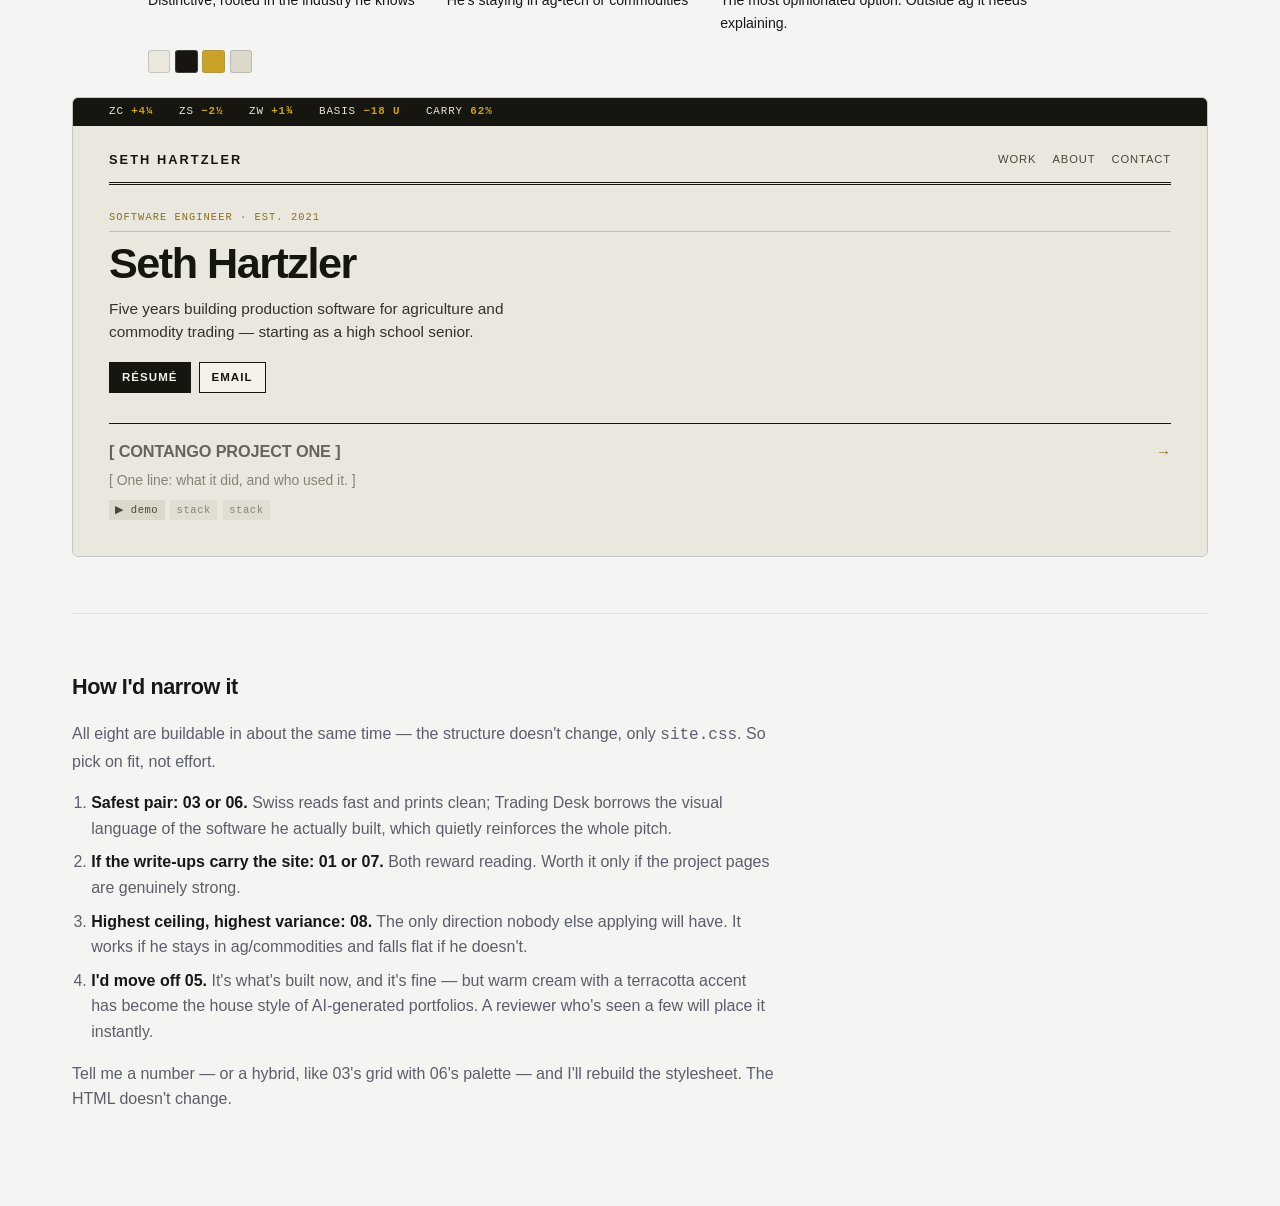
<file: design/style-options.html>
<!doctype html>
<html lang="en">
<head>
<meta charset="utf-8">
<meta name="viewport" content="width=device-width, initial-scale=1">
<title>Eight Directions</title>
<style>
/* ============================================================
   CHOOSER CHROME — deliberately quiet so the samples carry the color.
   Each sample below is a self-contained, committed visual world.
   ============================================================ */
:root{
  --ink:#17181c; --ink-soft:#5b5f6a; --ink-mute:#8d919c;
  --page:#f4f4f2; --card:#ffffff; --rule:#dededa; --rule-firm:#c6c6c1;
  --mark:#2f4f7a;
  --ui:-apple-system,BlinkMacSystemFont,"Segoe UI",Roboto,Helvetica,Arial,sans-serif;
  --mono:ui-monospace,SFMono-Regular,"SF Mono",Menlo,Consolas,monospace;
}
@media (prefers-color-scheme:dark){
  :root{--ink:#eceef2;--ink-soft:#a3a8b4;--ink-mute:#767b87;
        --page:#131417;--card:#1a1c20;--rule:#2a2d33;--rule-firm:#3a3e46;--mark:#7ea8dd;}
}
*,*::before,*::after{box-sizing:border-box}
body{margin:0;background:var(--page);color:var(--ink);font-family:var(--ui);
     font-size:16px;line-height:1.6;-webkit-font-smoothing:antialiased}
.shell{max-width:74rem;margin:0 auto;padding:0 1.5rem}

/* --- page header --- */
.top{padding:4rem 0 2.5rem;border-bottom:1px solid var(--rule)}
.top h1{font-size:clamp(1.9rem,4vw,2.6rem);line-height:1.1;letter-spacing:-.025em;
        margin:0 0 .8rem;font-weight:660;text-wrap:balance}
.top p{margin:0 0 1rem;color:var(--ink-soft);max-width:40rem}
.kicker{font-family:var(--mono);font-size:.7rem;letter-spacing:.14em;
        text-transform:uppercase;color:var(--ink-mute);margin:0 0 1rem}
.note{border-left:2px solid var(--mark);padding:.1rem 0 .1rem .9rem;
      color:var(--ink-soft);font-size:.9rem;max-width:42rem;margin-top:1.5rem}
.note strong{color:var(--ink)}

/* --- option block --- */
.opt{padding:3.5rem 0;border-bottom:1px solid var(--rule)}
.opt__head{display:grid;grid-template-columns:3.5rem 1fr;gap:0 1.25rem;margin-bottom:1.5rem}
.opt__num{font-family:var(--mono);font-size:1.5rem;font-weight:500;color:var(--ink-mute);
          line-height:1.1;font-variant-numeric:tabular-nums}
.opt__name{font-size:1.3rem;letter-spacing:-.02em;margin:0 0 .35rem;font-weight:640}
.opt__desc{margin:0 0 1rem;color:var(--ink-soft);max-width:44rem}
.opt__facts{display:flex;flex-wrap:wrap;gap:.5rem 2rem;margin:0;padding:0}
.opt__fact{max-width:20rem}
.opt__fact dt{font-family:var(--mono);font-size:.66rem;letter-spacing:.1em;
              text-transform:uppercase;color:var(--ink-mute)}
.opt__fact dd{margin:.1rem 0 0;font-size:.88rem;color:var(--ink)}
.sw{display:flex;gap:.3rem;margin-top:1rem}
.sw i{width:1.4rem;height:1.4rem;border-radius:3px;border:1px solid rgba(128,128,128,.35);display:block}
.frame{border:1px solid var(--rule-firm);border-radius:6px;overflow:hidden}
@media(max-width:40rem){.opt__head{grid-template-columns:1fr}.opt__num{margin-bottom:.3rem}}

/* ============================================================
   SHARED SAMPLE SKELETON — identical markup in all eight,
   so what differs between them is purely the design.
   ============================================================ */
.mini{padding:0;font-size:15px}
.mini__nav{display:flex;align-items:center;gap:1rem}
.mini__links{margin-left:auto;display:flex;gap:1rem}
.mini__body{}
.mini__btns{display:flex;gap:.5rem;flex-wrap:wrap}
.mini__tags{display:flex;gap:.35rem;flex-wrap:wrap}
.mini__projrow{display:flex;align-items:baseline;gap:.6rem}
.mini__arrow{margin-left:auto}
.ph{opacity:.62}   /* bracketed placeholder text */

/* ---------- 01 · EDITORIAL SERIF ---------------------------- */
.s1{background:#fffdf8;color:#141821;padding:2rem 2.25rem 2.25rem;
    font-family:"Iowan Old Style",Georgia,"Times New Roman",serif}
.s1 .mini__nav{padding-bottom:1.6rem;border-bottom:1px solid #ddd6c6}
.s1 .mini__brand{font-size:.95rem;font-weight:600;letter-spacing:.01em}
.s1 .mini__links{font-family:var(--ui);font-size:.72rem;letter-spacing:.13em;
                 text-transform:uppercase;color:#6b6252}
.s1 .mini__eyebrow{font-family:var(--ui);font-size:.68rem;letter-spacing:.16em;
                   text-transform:uppercase;color:#8a3324;margin:2rem 0 .7rem}
.s1 .mini__h1{font-size:2.9rem;line-height:1.02;letter-spacing:-.022em;
              margin:0 0 .9rem;font-weight:400}
.s1 .mini__lede{font-size:1.12rem;line-height:1.55;color:#3c4250;margin:0 0 1.4rem;max-width:31rem}
.s1 .mini__btns{margin:1.5rem 0 2.2rem}
.s1 .mini__btn{font-family:var(--ui);font-size:.82rem;padding:0 0 .18rem;
               border-bottom:1px solid #c9bfa8;color:#141821}
.s1 .mini__btn--p{border-bottom:2px solid #8a3324;color:#8a3324;font-weight:600}
.s1 .mini__proj{border-top:1px solid #ddd6c6;padding-top:1.2rem}
.s1 .mini__projname{font-size:1.22rem}
.s1 .mini__arrow{color:#8a3324}
.s1 .mini__projdesc{color:#5a6070;margin:.3rem 0 .7rem;font-size:.98rem}
.s1 .mini__tag{font-family:var(--ui);font-size:.68rem;letter-spacing:.06em;
               color:#6b6252;border:1px solid #e0d9c9;padding:.1rem .45rem;border-radius:2px}

/* ---------- 02 · TERMINAL ----------------------------------- */
.s2{background:#0b0d0a;color:#b8d8b8;padding:2rem 2.25rem 2.25rem;
    font-family:var(--mono);font-size:14px;line-height:1.75}
.s2 .mini__nav{padding-bottom:1.4rem;border-bottom:1px dashed #24361f}
.s2 .mini__brand{color:#ffb000}
.s2 .mini__brand::before{content:"~/ ";color:#4d6b48}
.s2 .mini__links{font-size:.82rem;color:#6e8f68}
.s2 .mini__links span::before{content:"["}
.s2 .mini__links span::after{content:"]"}
.s2 .mini__eyebrow{color:#4d6b48;margin:1.6rem 0 .5rem;font-size:.8rem}
.s2 .mini__eyebrow::before{content:"$ "}
.s2 .mini__h1{font-size:1.8rem;color:#e8f5e8;margin:0 0 .7rem;font-weight:700;letter-spacing:-.01em}
.s2 .mini__h1::after{content:"▊";color:#ffb000;font-weight:400;margin-left:.2rem}
.s2 .mini__lede{color:#9dbd9a;margin:0 0 1.2rem;max-width:34rem;font-size:.92rem}
.s2 .mini__btns{margin:1.3rem 0 1.9rem}
.s2 .mini__btn{font-size:.82rem;border:1px solid #35502f;padding:.2rem .6rem;color:#b8d8b8}
.s2 .mini__btn--p{border-color:#ffb000;color:#ffb000}
.s2 .mini__proj{border-top:1px dashed #24361f;padding-top:1.1rem}
.s2 .mini__projname{color:#e8f5e8;font-size:1rem}
.s2 .mini__projname::before{content:"> ";color:#ffb000}
.s2 .mini__arrow{color:#4d6b48}
.s2 .mini__projdesc{color:#7fa17b;margin:.25rem 0 .6rem;font-size:.86rem}
.s2 .mini__tag{font-size:.72rem;color:#6e8f68}
.s2 .mini__tag::before{content:"["}
.s2 .mini__tag::after{content:"]"}

/* ---------- 03 · SWISS GRID --------------------------------- */
.s3{background:#fff;color:#000;padding:0;
    font-family:"Helvetica Neue",Helvetica,Arial,sans-serif;
    border-top:6px solid #000}
.s3 .mini__inner{padding:1.6rem 2.25rem 2.25rem}
.s3 .mini__nav{padding-bottom:1.5rem;border-bottom:1px solid #000}
.s3 .mini__brand{font-size:.82rem;font-weight:700;letter-spacing:-.01em;text-transform:uppercase}
.s3 .mini__links{font-size:.7rem;letter-spacing:.08em;text-transform:uppercase;color:#000}
.s3 .mini__eyebrow{font-size:.66rem;letter-spacing:.14em;text-transform:uppercase;
                   color:#e10600;margin:1.8rem 0 .8rem;font-weight:700}
.s3 .mini__h1{font-size:3.1rem;line-height:.94;letter-spacing:-.045em;
              margin:0 0 1rem;font-weight:700}
.s3 .mini__lede{font-size:1rem;line-height:1.4;margin:0 0 1.3rem;max-width:26rem;color:#000}
.s3 .mini__btns{margin:1.4rem 0 2rem}
.s3 .mini__btn{font-size:.76rem;font-weight:700;letter-spacing:.05em;text-transform:uppercase;
               border:1.5px solid #000;padding:.35rem .8rem;color:#000}
.s3 .mini__btn--p{background:#e10600;border-color:#e10600;color:#fff}
.s3 .mini__proj{border-top:1px solid #000;padding-top:1.1rem}
.s3 .mini__projname{font-size:1.05rem;font-weight:700;letter-spacing:-.015em}
.s3 .mini__arrow{color:#e10600;font-weight:700}
.s3 .mini__projdesc{margin:.3rem 0 .7rem;font-size:.88rem;color:#444;max-width:28rem}
.s3 .mini__tag{font-size:.64rem;letter-spacing:.09em;text-transform:uppercase;
               font-weight:700;color:#000;border-bottom:2px solid #e10600;padding-bottom:.05rem}

/* ---------- 04 · BRUTALIST --------------------------------- */
.s4{background:#f2f1ea;color:#000;padding:2rem 2.25rem 2.25rem;
    font-family:"Helvetica Neue",Arial,sans-serif}
.s4 .mini__nav{padding:.5rem .7rem;border:2.5px solid #000;background:#fff;
               box-shadow:4px 4px 0 #000}
.s4 .mini__brand{font-weight:800;font-size:.85rem;text-transform:uppercase;letter-spacing:-.01em}
.s4 .mini__links{font-size:.72rem;font-weight:700;text-transform:uppercase}
.s4 .mini__eyebrow{display:inline-block;background:#1f27ff;color:#fff;font-size:.66rem;
                   font-weight:800;letter-spacing:.1em;text-transform:uppercase;
                   padding:.18rem .5rem;margin:1.9rem 0 .8rem}
.s4 .mini__h1{font-size:3rem;line-height:.9;letter-spacing:-.05em;margin:0 0 .9rem;
              font-weight:800;text-transform:uppercase}
.s4 .mini__lede{font-size:.98rem;line-height:1.45;margin:0 0 1.3rem;max-width:28rem;font-weight:500}
.s4 .mini__btns{margin:1.4rem 0 2.1rem}
.s4 .mini__btn{font-size:.78rem;font-weight:800;text-transform:uppercase;background:#fff;
               border:2.5px solid #000;padding:.4rem .85rem;box-shadow:3px 3px 0 #000;color:#000}
.s4 .mini__btn--p{background:#1f27ff;color:#fff}
.s4 .mini__proj{border:2.5px solid #000;background:#fff;padding:1rem 1.1rem;box-shadow:4px 4px 0 #000}
.s4 .mini__projname{font-size:1.05rem;font-weight:800;text-transform:uppercase;letter-spacing:-.02em}
.s4 .mini__arrow{font-weight:800}
.s4 .mini__projdesc{margin:.35rem 0 .7rem;font-size:.86rem;font-weight:500}
.s4 .mini__tag{font-size:.66rem;font-weight:800;text-transform:uppercase;
               border:2px solid #000;padding:.08rem .4rem}

/* ---------- 05 · SOFT WARM MINIMAL (what's currently built) -- */
.s5{background:#fbfaf8;color:#1b1a18;padding:2rem 2.25rem 2.25rem;font-family:var(--ui)}
.s5 .mini__nav{padding-bottom:1.5rem;border-bottom:1px solid #e2ded7}
.s5 .mini__brand{font-weight:650;font-size:.92rem;letter-spacing:-.01em}
.s5 .mini__links{font-size:.85rem;color:#56524c}
.s5 .mini__eyebrow{font-family:var(--mono);font-size:.68rem;letter-spacing:.11em;
                   text-transform:uppercase;color:#8a847b;margin:1.9rem 0 .8rem}
.s5 .mini__h1{font-size:2.5rem;line-height:1.1;letter-spacing:-.025em;margin:0 0 .8rem;font-weight:660}
.s5 .mini__lede{font-size:1.06rem;line-height:1.6;color:#1b1a18;margin:0 0 1.3rem;max-width:30rem}
.s5 .mini__btns{margin:1.4rem 0 2rem}
.s5 .mini__btn{font-size:.85rem;font-weight:550;border:1px solid #cfc9c0;border-radius:9px;
               padding:.42rem .9rem;background:#fff;color:#1b1a18}
.s5 .mini__btn--p{background:#b3441f;border-color:#b3441f;color:#fff}
.s5 .mini__proj{border-top:1px solid #e2ded7;padding-top:1.2rem}
.s5 .mini__projname{font-size:1.05rem;font-weight:620;letter-spacing:-.01em}
.s5 .mini__arrow{color:#8a847b}
.s5 .mini__projdesc{color:#56524c;margin:.35rem 0 .7rem;font-size:.94rem}
.s5 .mini__tag{font-family:var(--mono);font-size:.68rem;color:#8a847b;background:#f2f0ec;
               border:1px solid #e2ded7;border-radius:5px;padding:.1rem .42rem}

/* ---------- 06 · TRADING DESK (dark technical) -------------- */
.s6{background:#0e1116;color:#dfe6ef;padding:2rem 2.25rem 2.25rem;font-family:var(--ui);
    background-image:linear-gradient(#161b22 1px,transparent 1px),
                     linear-gradient(90deg,#161b22 1px,transparent 1px);
    background-size:34px 34px}
.s6 .mini__nav{padding-bottom:1.4rem;border-bottom:1px solid #222a35}
.s6 .mini__brand{font-weight:640;font-size:.92rem;letter-spacing:-.01em;color:#fff}
.s6 .mini__links{font-family:var(--mono);font-size:.76rem;color:#8b97a8}
.s6 .mini__eyebrow{font-family:var(--mono);font-size:.68rem;letter-spacing:.12em;
                   text-transform:uppercase;color:#2dd4bf;margin:1.8rem 0 .75rem;
                   display:flex;align-items:center;gap:.5rem}
.s6 .mini__eyebrow::before{content:"";width:6px;height:6px;border-radius:50%;
                           background:#2dd4bf;box-shadow:0 0 8px #2dd4bf}
.s6 .mini__h1{font-size:2.5rem;line-height:1.06;letter-spacing:-.03em;margin:0 0 .8rem;
              font-weight:640;color:#fff}
.s6 .mini__lede{font-size:1.02rem;line-height:1.58;color:#aab6c6;margin:0 0 1.3rem;max-width:30rem}
.s6 .mini__btns{margin:1.4rem 0 2rem}
.s6 .mini__btn{font-size:.84rem;font-weight:540;border:1px solid #2a3441;border-radius:7px;
               padding:.42rem .9rem;background:#161c25;color:#dfe6ef}
.s6 .mini__btn--p{background:#2dd4bf;border-color:#2dd4bf;color:#06231f;font-weight:620}
.s6 .mini__proj{border:1px solid #222a35;border-radius:8px;background:#141a22;padding:1rem 1.1rem}
.s6 .mini__projname{font-size:1.02rem;font-weight:620;color:#fff;letter-spacing:-.01em}
.s6 .mini__arrow{color:#2dd4bf}
.s6 .mini__projdesc{color:#8b97a8;margin:.3rem 0 .7rem;font-size:.9rem}
.s6 .mini__tag{font-family:var(--mono);font-size:.68rem;color:#8b97a8;background:#0e1116;
               border:1px solid #222a35;border-radius:4px;padding:.1rem .42rem}

/* ---------- 07 · TYPESET DOCUMENT --------------------------- */
.s7{background:#fdfcf7;color:#1a1a17;padding:2rem 2.5rem 2.4rem;
    font-family:Charter,"Bitstream Charter",Georgia,serif}
.s7 .mini__nav{padding-bottom:1.1rem;border-bottom:2px solid #1a1a17}
.s7 .mini__brand{font-size:.86rem;letter-spacing:.14em;text-transform:uppercase;font-weight:600}
.s7 .mini__links{font-size:.74rem;letter-spacing:.1em;text-transform:uppercase;color:#57574e}
.s7 .mini__hero{text-align:center;padding:2.1rem 0 1.6rem;border-bottom:1px solid #ddd9c8}
.s7 .mini__eyebrow{font-size:.7rem;letter-spacing:.22em;text-transform:uppercase;
                   color:#2d4a3e;margin:0 0 1rem}
.s7 .mini__h1{font-size:2.4rem;line-height:1.1;margin:0 0 .7rem;font-weight:400;letter-spacing:.01em}
.s7 .mini__lede{font-size:1rem;line-height:1.62;color:#43433c;margin:0 auto 1.2rem;max-width:28rem}
.s7 .mini__btns{justify-content:center;margin:1.2rem 0 0}
.s7 .mini__btn{font-size:.78rem;letter-spacing:.1em;text-transform:uppercase;
               border-bottom:1px solid #b5b0a0;padding-bottom:.15rem;color:#1a1a17}
.s7 .mini__btn--p{color:#2d4a3e;border-bottom-color:#2d4a3e}
.s7 .mini__proj{padding-top:1.4rem}
.s7 .mini__sect{font-size:.68rem;letter-spacing:.2em;text-transform:uppercase;
                color:#8a8577;margin:0 0 .8rem}
.s7 .mini__projname{font-size:1.15rem}
.s7 .mini__arrow{color:#2d4a3e}
.s7 .mini__projdesc{color:#43433c;margin:.25rem 0 .6rem;font-size:.95rem}
.s7 .mini__tag{font-size:.72rem;font-style:italic;color:#6d6a5e}
.s7 .mini__tag:not(:last-child)::after{content:" ·";font-style:normal}

/* ---------- 08 · MARKET BULLETIN ---------------------------- */
.s8{background:#eae7de;color:#16150f;padding:0;
    font-family:"Helvetica Neue",Helvetica,Arial,sans-serif}
.s8 .mini__ticker{background:#16150f;color:#e8e4d6;font-family:var(--mono);
                  font-size:.68rem;letter-spacing:.08em;padding:.35rem 2.25rem;
                  display:flex;gap:1.6rem;overflow:hidden;white-space:nowrap}
.s8 .mini__ticker b{color:#c9a227;font-weight:600}
.s8 .mini__inner{padding:1.5rem 2.25rem 2.25rem}
.s8 .mini__nav{padding-bottom:.7rem;border-bottom:3px double #16150f}
.s8 .mini__brand{font-size:.8rem;font-weight:700;letter-spacing:.16em;text-transform:uppercase}
.s8 .mini__links{font-size:.7rem;letter-spacing:.08em;text-transform:uppercase;color:#4a4738}
.s8 .mini__eyebrow{font-family:var(--mono);font-size:.65rem;letter-spacing:.1em;
                   text-transform:uppercase;color:#8a6d1f;margin:1.5rem 0 .6rem;
                   border-bottom:1px solid #c5c0ae;padding-bottom:.35rem}
.s8 .mini__h1{font-size:2.7rem;line-height:.98;letter-spacing:-.035em;margin:0 0 .8rem;
              font-weight:800;font-stretch:condensed}
.s8 .mini__lede{font-size:.96rem;line-height:1.5;color:#33312a;margin:0 0 1.2rem;
                max-width:27rem;column-count:1}
.s8 .mini__btns{margin:1.2rem 0 1.9rem}
.s8 .mini__btn{font-size:.72rem;font-weight:700;letter-spacing:.09em;text-transform:uppercase;
               border:1px solid #16150f;padding:.32rem .75rem;color:#16150f;background:#f4f1e8}
.s8 .mini__btn--p{background:#16150f;color:#f4f1e8}
.s8 .mini__proj{border-top:1px solid #16150f;padding-top:.9rem}
.s8 .mini__projname{font-size:1.02rem;font-weight:700;letter-spacing:-.01em;text-transform:uppercase}
.s8 .mini__arrow{color:#8a6d1f;font-weight:700}
.s8 .mini__projdesc{color:#4a4738;margin:.25rem 0 .6rem;font-size:.87rem}
.s8 .mini__tag{font-family:var(--mono);font-size:.66rem;letter-spacing:.05em;
               color:#4a4738;background:#dcd8cb;padding:.1rem .4rem}

/* --- closing --- */
.wrapup{padding:3.5rem 0 5rem}
.wrapup h2{font-size:1.35rem;letter-spacing:-.02em;margin:0 0 1rem;font-weight:640}
.wrapup p{color:var(--ink-soft);max-width:44rem}
.wrapup ol{color:var(--ink-soft);max-width:44rem;padding-left:1.2rem}
.wrapup li{margin-bottom:.5rem}
.wrapup strong{color:var(--ink)}
a{color:inherit}
:focus-visible{outline:2px solid var(--mark);outline-offset:3px}
</style>
</head>
<body>

<div class="shell">
  <header class="top">
    <p class="kicker">Seth Hartzler · portfolio · design directions</p>
    <h1>Eight directions for the same site</h1>
    <p>Same content, same structure, eight visual worlds. Every sample below is a live
       render of the real hero and project row — not a screenshot — so what you're
       comparing is only the design.</p>
    <div class="note">
      <strong>Copy is placeholder where facts are still missing.</strong>
      The name and the five-year framing are real; anything in
      <span class="ph">[ brackets ]</span> is waiting on Seth. Judge the type,
      color, and spacing — not the words.
    </div>
  </header>

  <!-- ============================= 01 ============================= -->
  <section class="opt">
    <div class="opt__head">
      <span class="opt__num">01</span>
      <div>
        <h2 class="opt__name">Editorial Serif</h2>
        <p class="opt__desc">Magazine typography — a large serif display face, wide margins,
          hairline rules. Signals someone who writes and thinks, not just ships.</p>
        <dl class="opt__facts">
          <div class="opt__fact"><dt>Reads as</dt><dd>Considered, literate, senior</dd></div>
          <div class="opt__fact"><dt>Best if</dt><dd>The project write-ups are the strongest asset</dd></div>
          <div class="opt__fact"><dt>Risk</dt><dd>Can read as a writer's site, not an engineer's</dd></div>
        </dl>
        <div class="sw"><i style="background:#fffdf8"></i><i style="background:#141821"></i><i style="background:#8a3324"></i><i style="background:#ddd6c6"></i></div>
      </div>
    </div>
    <div class="frame"><div class="mini s1">
      <div class="mini__nav"><span class="mini__brand">Seth Hartzler</span>
        <span class="mini__links"><span>Work</span><span>About</span><span>Contact</span></span></div>
      <p class="mini__eyebrow">Software Engineer</p>
      <h3 class="mini__h1">Seth Hartzler</h3>
      <p class="mini__lede">Five years building production software for agriculture and
        commodity trading — starting as a high school senior.</p>
      <div class="mini__btns"><span class="mini__btn mini__btn--p">Résumé</span><span class="mini__btn">Email</span></div>
      <div class="mini__proj">
        <div class="mini__projrow"><span class="mini__projname ph">[ Contango project one ]</span><span class="mini__arrow">→</span></div>
        <p class="mini__projdesc ph">[ One line: what it did, and who used it. ]</p>
        <div class="mini__tags"><span class="mini__tag">▶ demo</span><span class="mini__tag ph">[ stack ]</span><span class="mini__tag ph">[ stack ]</span></div>
      </div>
    </div></div>
  </section>

  <!-- ============================= 02 ============================= -->
  <section class="opt">
    <div class="opt__head">
      <span class="opt__num">02</span>
      <div>
        <h2 class="opt__name">Terminal</h2>
        <p class="opt__desc">Monospace throughout, amber on near-black, prompt markers and
          dashed rules. Unmistakably an engineer's site.</p>
        <dl class="opt__facts">
          <div class="opt__fact"><dt>Reads as</dt><dd>Native, unpretentious, a little playful</dd></div>
          <div class="opt__fact"><dt>Best if</dt><dd>He's targeting infra, systems, or dev-tools teams</dd></div>
          <div class="opt__fact"><dt>Risk</dt><dd>Common among CS grads; non-technical recruiters bounce</dd></div>
        </dl>
        <div class="sw"><i style="background:#0b0d0a"></i><i style="background:#b8d8b8"></i><i style="background:#ffb000"></i><i style="background:#35502f"></i></div>
      </div>
    </div>
    <div class="frame"><div class="mini s2">
      <div class="mini__nav"><span class="mini__brand">seth</span>
        <span class="mini__links"><span>work</span><span>about</span><span>contact</span></span></div>
      <p class="mini__eyebrow">whoami</p>
      <h3 class="mini__h1">Seth Hartzler</h3>
      <p class="mini__lede">Five years building production software for agriculture and
        commodity trading — starting as a high school senior.</p>
      <div class="mini__btns"><span class="mini__btn mini__btn--p">resume.pdf</span><span class="mini__btn">email</span></div>
      <div class="mini__proj">
        <div class="mini__projrow"><span class="mini__projname ph">[ contango-project-one ]</span><span class="mini__arrow">→</span></div>
        <p class="mini__projdesc ph">[ One line: what it did, and who used it. ]</p>
        <div class="mini__tags"><span class="mini__tag">▶ demo</span><span class="mini__tag ph">stack</span><span class="mini__tag ph">stack</span></div>
      </div>
    </div></div>
  </section>

  <!-- ============================= 03 ============================= -->
  <section class="opt">
    <div class="opt__head">
      <span class="opt__num">03</span>
      <div>
        <h2 class="opt__name">Swiss Grid</h2>
        <p class="opt__desc">Helvetica, a hard grid, one signal red. Nothing decorative
          survives. The most information-dense option per inch.</p>
        <dl class="opt__facts">
          <div class="opt__fact"><dt>Reads as</dt><dd>Precise, confident, design-literate</dd></div>
          <div class="opt__fact"><dt>Best if</dt><dd>You want recruiters to scan it in 20 seconds</dd></div>
          <div class="opt__fact"><dt>Risk</dt><dd>Unforgiving — every spacing error shows</dd></div>
        </dl>
        <div class="sw"><i style="background:#ffffff"></i><i style="background:#000000"></i><i style="background:#e10600"></i></div>
      </div>
    </div>
    <div class="frame"><div class="mini s3"><div class="mini__inner">
      <div class="mini__nav"><span class="mini__brand">Hartzler</span>
        <span class="mini__links"><span>Work</span><span>About</span><span>Contact</span></span></div>
      <p class="mini__eyebrow">Software Engineer / 2027</p>
      <h3 class="mini__h1">Seth<br>Hartzler</h3>
      <p class="mini__lede">Five years building production software for agriculture and
        commodity trading — starting as a high school senior.</p>
      <div class="mini__btns"><span class="mini__btn mini__btn--p">Résumé</span><span class="mini__btn">Email</span></div>
      <div class="mini__proj">
        <div class="mini__projrow"><span class="mini__projname ph">[ Contango project one ]</span><span class="mini__arrow">→</span></div>
        <p class="mini__projdesc ph">[ One line: what it did, and who used it. ]</p>
        <div class="mini__tags"><span class="mini__tag">▶ Demo</span><span class="mini__tag ph">Stack</span><span class="mini__tag ph">Stack</span></div>
      </div>
    </div></div></div>
  </section>

  <!-- ============================= 04 ============================= -->
  <section class="opt">
    <div class="opt__head">
      <span class="opt__num">04</span>
      <div>
        <h2 class="opt__name">Brutalist</h2>
        <p class="opt__desc">Hard black borders, offset shadows, oversized caps, electric blue.
          Loud on purpose — it does not blend into a stack of tabs.</p>
        <dl class="opt__facts">
          <div class="opt__fact"><dt>Reads as</dt><dd>Bold, memorable, opinionated</dd></div>
          <div class="opt__fact"><dt>Best if</dt><dd>Targeting startups where standing out beats fitting in</dd></div>
          <div class="opt__fact"><dt>Risk</dt><dd>Reads as trend-chasing to a conservative reviewer</dd></div>
        </dl>
        <div class="sw"><i style="background:#f2f1ea"></i><i style="background:#000000"></i><i style="background:#1f27ff"></i><i style="background:#ffffff"></i></div>
      </div>
    </div>
    <div class="frame"><div class="mini s4">
      <div class="mini__nav"><span class="mini__brand">Seth Hartzler</span>
        <span class="mini__links"><span>Work</span><span>About</span><span>Contact</span></span></div>
      <p class="mini__eyebrow">Software Engineer</p>
      <h3 class="mini__h1">Seth<br>Hartzler</h3>
      <p class="mini__lede">Five years building production software for agriculture and
        commodity trading — starting as a high school senior.</p>
      <div class="mini__btns"><span class="mini__btn mini__btn--p">Résumé</span><span class="mini__btn">Email</span></div>
      <div class="mini__proj">
        <div class="mini__projrow"><span class="mini__projname ph">[ Contango project one ]</span><span class="mini__arrow">→</span></div>
        <p class="mini__projdesc ph">[ One line: what it did, and who used it. ]</p>
        <div class="mini__tags"><span class="mini__tag">▶ Demo</span><span class="mini__tag ph">Stack</span><span class="mini__tag ph">Stack</span></div>
      </div>
    </div></div>
  </section>

  <!-- ============================= 05 ============================= -->
  <section class="opt">
    <div class="opt__head">
      <span class="opt__num">05</span>
      <div>
        <h2 class="opt__name">Soft Warm Minimal <span style="font-family:var(--mono);font-size:.6rem;letter-spacing:.1em;text-transform:uppercase;color:var(--ink-mute);vertical-align:middle;margin-left:.5rem;border:1px solid var(--rule-firm);padding:.15rem .4rem;border-radius:3px">currently built</span></h2>
        <p class="opt__desc">Warm off-white, terracotta accent, generous air. Safe and pleasant —
          and this is exactly what's sitting in the repo right now.</p>
        <dl class="opt__facts">
          <div class="opt__fact"><dt>Reads as</dt><dd>Tasteful, calm, professional</dd></div>
          <div class="opt__fact"><dt>Best if</dt><dd>You want zero risk of alienating anyone</dd></div>
          <div class="opt__fact"><dt>Risk</dt><dd>Cream + serif-ish + terracotta is <em>the</em> default AI-portfolio look right now. A reviewer who's seen twenty of these will recognize it.</dd></div>
        </dl>
        <div class="sw"><i style="background:#fbfaf8"></i><i style="background:#1b1a18"></i><i style="background:#b3441f"></i><i style="background:#e2ded7"></i></div>
      </div>
    </div>
    <div class="frame"><div class="mini s5">
      <div class="mini__nav"><span class="mini__brand">Seth Hartzler</span>
        <span class="mini__links"><span>Work</span><span>About</span><span>Contact</span></span></div>
      <p class="mini__eyebrow">Software Engineer</p>
      <h3 class="mini__h1">Seth Hartzler</h3>
      <p class="mini__lede">Five years building production software for agriculture and
        commodity trading — starting as a high school senior.</p>
      <div class="mini__btns"><span class="mini__btn mini__btn--p">Résumé</span><span class="mini__btn">Email</span></div>
      <div class="mini__proj">
        <div class="mini__projrow"><span class="mini__projname ph">[ Contango project one ]</span><span class="mini__arrow">→</span></div>
        <p class="mini__projdesc ph">[ One line: what it did, and who used it. ]</p>
        <div class="mini__tags"><span class="mini__tag">▶ demo</span><span class="mini__tag ph">stack</span><span class="mini__tag ph">stack</span></div>
      </div>
    </div></div>
  </section>

  <!-- ============================= 06 ============================= -->
  <section class="opt">
    <div class="opt__head">
      <span class="opt__num">06</span>
      <div>
        <h2 class="opt__name">Trading Desk</h2>
        <p class="opt__desc">Dark slate on a faint grid, teal signal, monospace labels. Borrows the
          visual language of the software he actually built — a position screen at 6am.</p>
        <dl class="opt__facts">
          <div class="opt__fact"><dt>Reads as</dt><dd>Technical, current, domain-fluent</dd></div>
          <div class="opt__fact"><dt>Best if</dt><dd>The Contango work is the centerpiece of the pitch</dd></div>
          <div class="opt__fact"><dt>Risk</dt><dd>Dark-only sites print badly and tire some readers</dd></div>
        </dl>
        <div class="sw"><i style="background:#0e1116"></i><i style="background:#dfe6ef"></i><i style="background:#2dd4bf"></i><i style="background:#222a35"></i></div>
      </div>
    </div>
    <div class="frame"><div class="mini s6">
      <div class="mini__nav"><span class="mini__brand">Seth Hartzler</span>
        <span class="mini__links"><span>work</span><span>about</span><span>contact</span></span></div>
      <p class="mini__eyebrow">Software Engineer</p>
      <h3 class="mini__h1">Seth Hartzler</h3>
      <p class="mini__lede">Five years building production software for agriculture and
        commodity trading — starting as a high school senior.</p>
      <div class="mini__btns"><span class="mini__btn mini__btn--p">Résumé</span><span class="mini__btn">Email</span></div>
      <div class="mini__proj">
        <div class="mini__projrow"><span class="mini__projname ph">[ Contango project one ]</span><span class="mini__arrow">→</span></div>
        <p class="mini__projdesc ph">[ One line: what it did, and who used it. ]</p>
        <div class="mini__tags"><span class="mini__tag">▶ demo</span><span class="mini__tag ph">stack</span><span class="mini__tag ph">stack</span></div>
      </div>
    </div></div>
  </section>

  <!-- ============================= 07 ============================= -->
  <section class="opt">
    <div class="opt__head">
      <span class="opt__num">07</span>
      <div>
        <h2 class="opt__name">Typeset Document</h2>
        <p class="opt__desc">Set like a paper: centered masthead, Charter, letterspaced small caps,
          a single deep green. Reads as a document, not a webpage.</p>
        <dl class="opt__facts">
          <div class="opt__fact"><dt>Reads as</dt><dd>Academic, careful, quietly confident</dd></div>
          <div class="opt__fact"><dt>Best if</dt><dd>Research or grad school is also on the table</dd></div>
          <div class="opt__fact"><dt>Risk</dt><dd>Can read as static — less "I ship product"</dd></div>
        </dl>
        <div class="sw"><i style="background:#fdfcf7"></i><i style="background:#1a1a17"></i><i style="background:#2d4a3e"></i><i style="background:#ddd9c8"></i></div>
      </div>
    </div>
    <div class="frame"><div class="mini s7">
      <div class="mini__nav"><span class="mini__brand">Seth Hartzler</span>
        <span class="mini__links"><span>Work</span><span>About</span><span>Contact</span></span></div>
      <div class="mini__hero">
        <p class="mini__eyebrow">Software Engineer</p>
        <h3 class="mini__h1">Seth Hartzler</h3>
        <p class="mini__lede">Five years building production software for agriculture and
          commodity trading — starting as a high school senior.</p>
        <div class="mini__btns"><span class="mini__btn mini__btn--p">Résumé</span><span class="mini__btn">Email</span></div>
      </div>
      <div class="mini__proj">
        <p class="mini__sect">Selected Work</p>
        <div class="mini__projrow"><span class="mini__projname ph">[ Contango project one ]</span><span class="mini__arrow">→</span></div>
        <p class="mini__projdesc ph">[ One line: what it did, and who used it. ]</p>
        <div class="mini__tags"><span class="mini__tag">Video demo</span><span class="mini__tag ph">Stack</span><span class="mini__tag ph">Stack</span></div>
      </div>
    </div></div>
  </section>

  <!-- ============================= 08 ============================= -->
  <section class="opt">
    <div class="opt__head">
      <span class="opt__num">08</span>
      <div>
        <h2 class="opt__name">Market Bulletin</h2>
        <p class="opt__desc">Newsprint stock, condensed headline type, double rules, a ticker strip
          across the top. Lifted from grain market bulletins — the documents his users actually read.</p>
        <dl class="opt__facts">
          <div class="opt__fact"><dt>Reads as</dt><dd>Distinctive, rooted in the industry he knows</dd></div>
          <div class="opt__fact"><dt>Best if</dt><dd>He's staying in ag-tech or commodities</dd></div>
          <div class="opt__fact"><dt>Risk</dt><dd>The most opinionated option. Outside ag it needs explaining.</dd></div>
        </dl>
        <div class="sw"><i style="background:#eae7de"></i><i style="background:#16150f"></i><i style="background:#c9a227"></i><i style="background:#dcd8cb"></i></div>
      </div>
    </div>
    <div class="frame"><div class="mini s8">
      <div class="mini__ticker"><span>ZC <b>+4¼</b></span><span>ZS <b>−2½</b></span><span>ZW <b>+1¾</b></span><span>BASIS <b>−18 U</b></span><span>CARRY <b>62%</b></span></div>
      <div class="mini__inner">
        <div class="mini__nav"><span class="mini__brand">Seth Hartzler</span>
          <span class="mini__links"><span>Work</span><span>About</span><span>Contact</span></span></div>
        <p class="mini__eyebrow">Software Engineer · Est. 2021</p>
        <h3 class="mini__h1">Seth Hartzler</h3>
        <p class="mini__lede">Five years building production software for agriculture and
          commodity trading — starting as a high school senior.</p>
        <div class="mini__btns"><span class="mini__btn mini__btn--p">Résumé</span><span class="mini__btn">Email</span></div>
        <div class="mini__proj">
          <div class="mini__projrow"><span class="mini__projname ph">[ Contango project one ]</span><span class="mini__arrow">→</span></div>
          <p class="mini__projdesc ph">[ One line: what it did, and who used it. ]</p>
          <div class="mini__tags"><span class="mini__tag">▶ demo</span><span class="mini__tag ph">stack</span><span class="mini__tag ph">stack</span></div>
        </div>
      </div>
    </div></div>
  </section>

  <!-- ============================= wrap ============================= -->
  <section class="wrapup">
    <h2>How I'd narrow it</h2>
    <p>All eight are buildable in about the same time — the structure doesn't change, only
      <code>site.css</code>. So pick on fit, not effort.</p>
    <ol>
      <li><strong>Safest pair: 03 or 06.</strong> Swiss reads fast and prints clean; Trading Desk
        borrows the visual language of the software he actually built, which quietly reinforces
        the whole pitch.</li>
      <li><strong>If the write-ups carry the site: 01 or 07.</strong> Both reward reading. Worth it
        only if the project pages are genuinely strong.</li>
      <li><strong>Highest ceiling, highest variance: 08.</strong> The only direction nobody else
        applying will have. It works if he stays in ag/commodities and falls flat if he doesn't.</li>
      <li><strong>I'd move off 05.</strong> It's what's built now, and it's fine — but warm cream
        with a terracotta accent has become the house style of AI-generated portfolios. A reviewer
        who's seen a few will place it instantly.</li>
    </ol>
    <p>Tell me a number — or a hybrid, like 03's grid with 06's palette — and I'll rebuild the
      stylesheet. The HTML doesn't change.</p>
  </section>
</div>

</body>
</html>
</file>
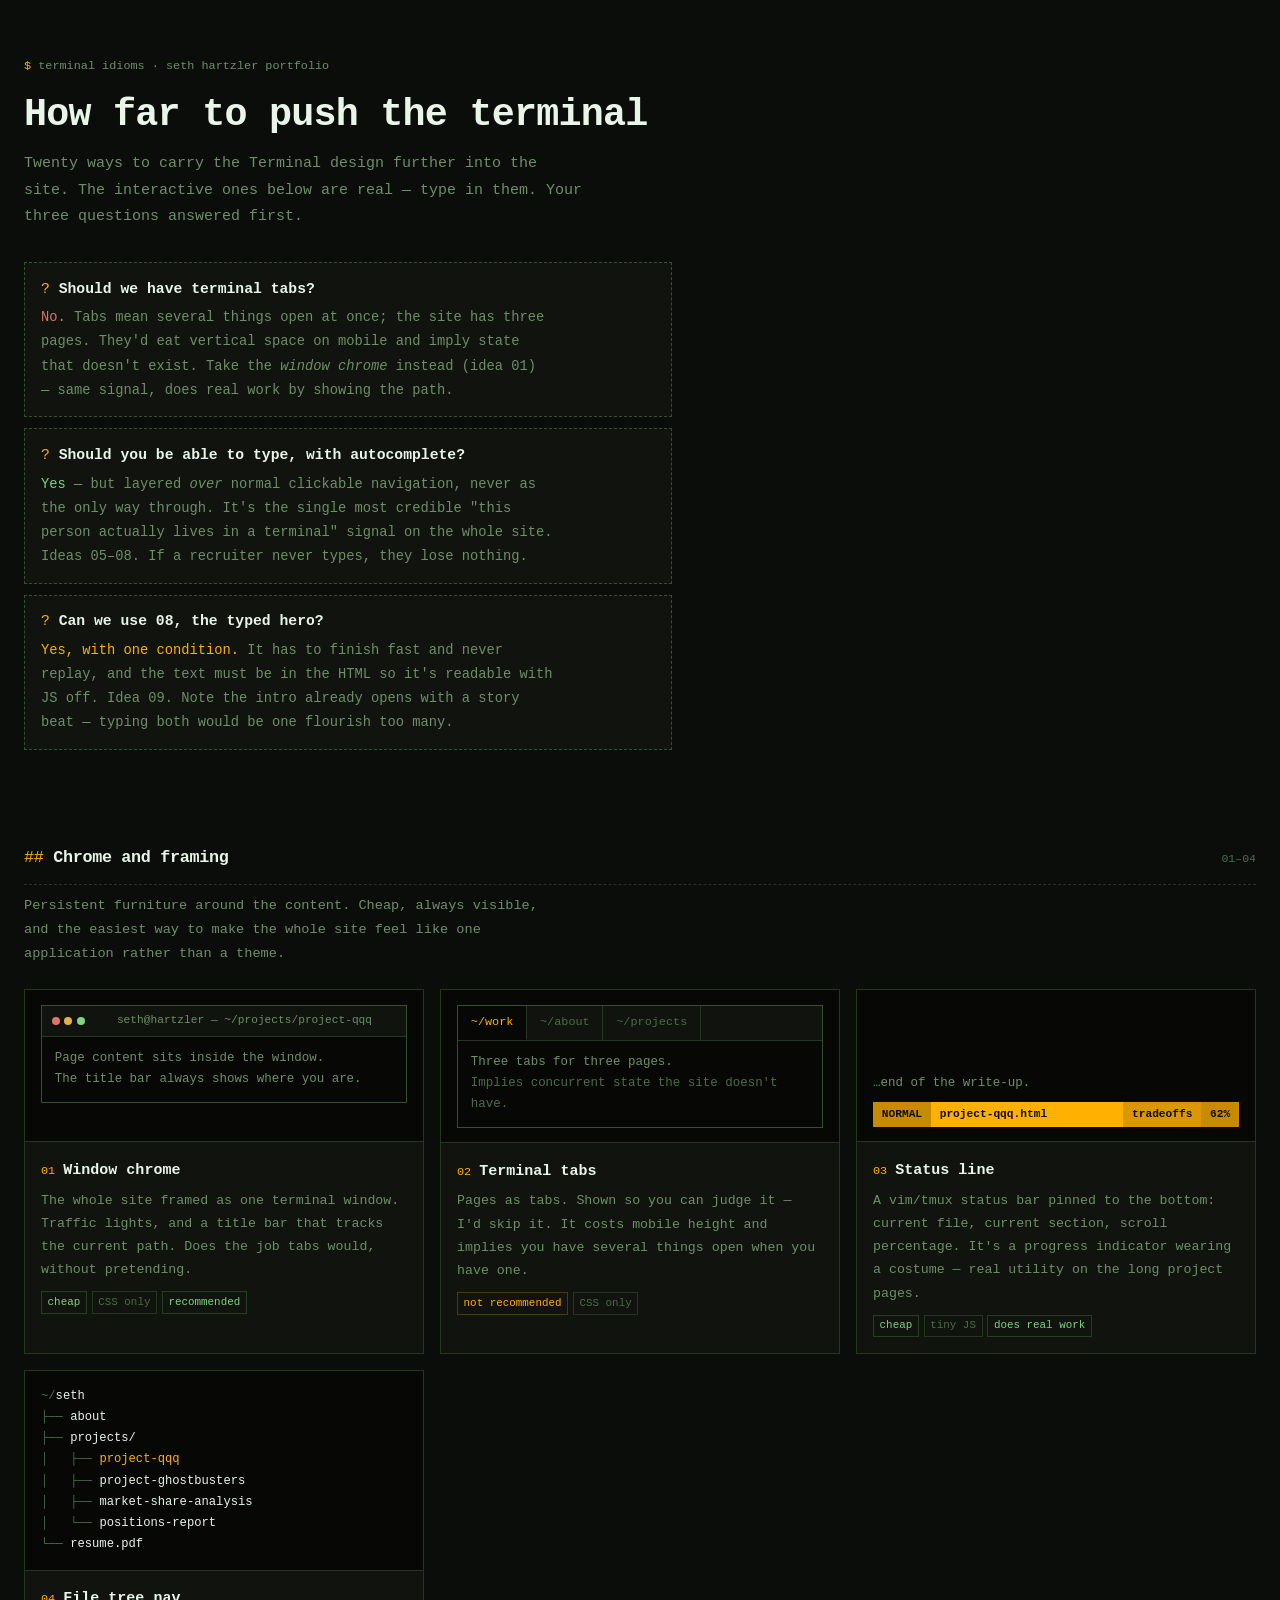
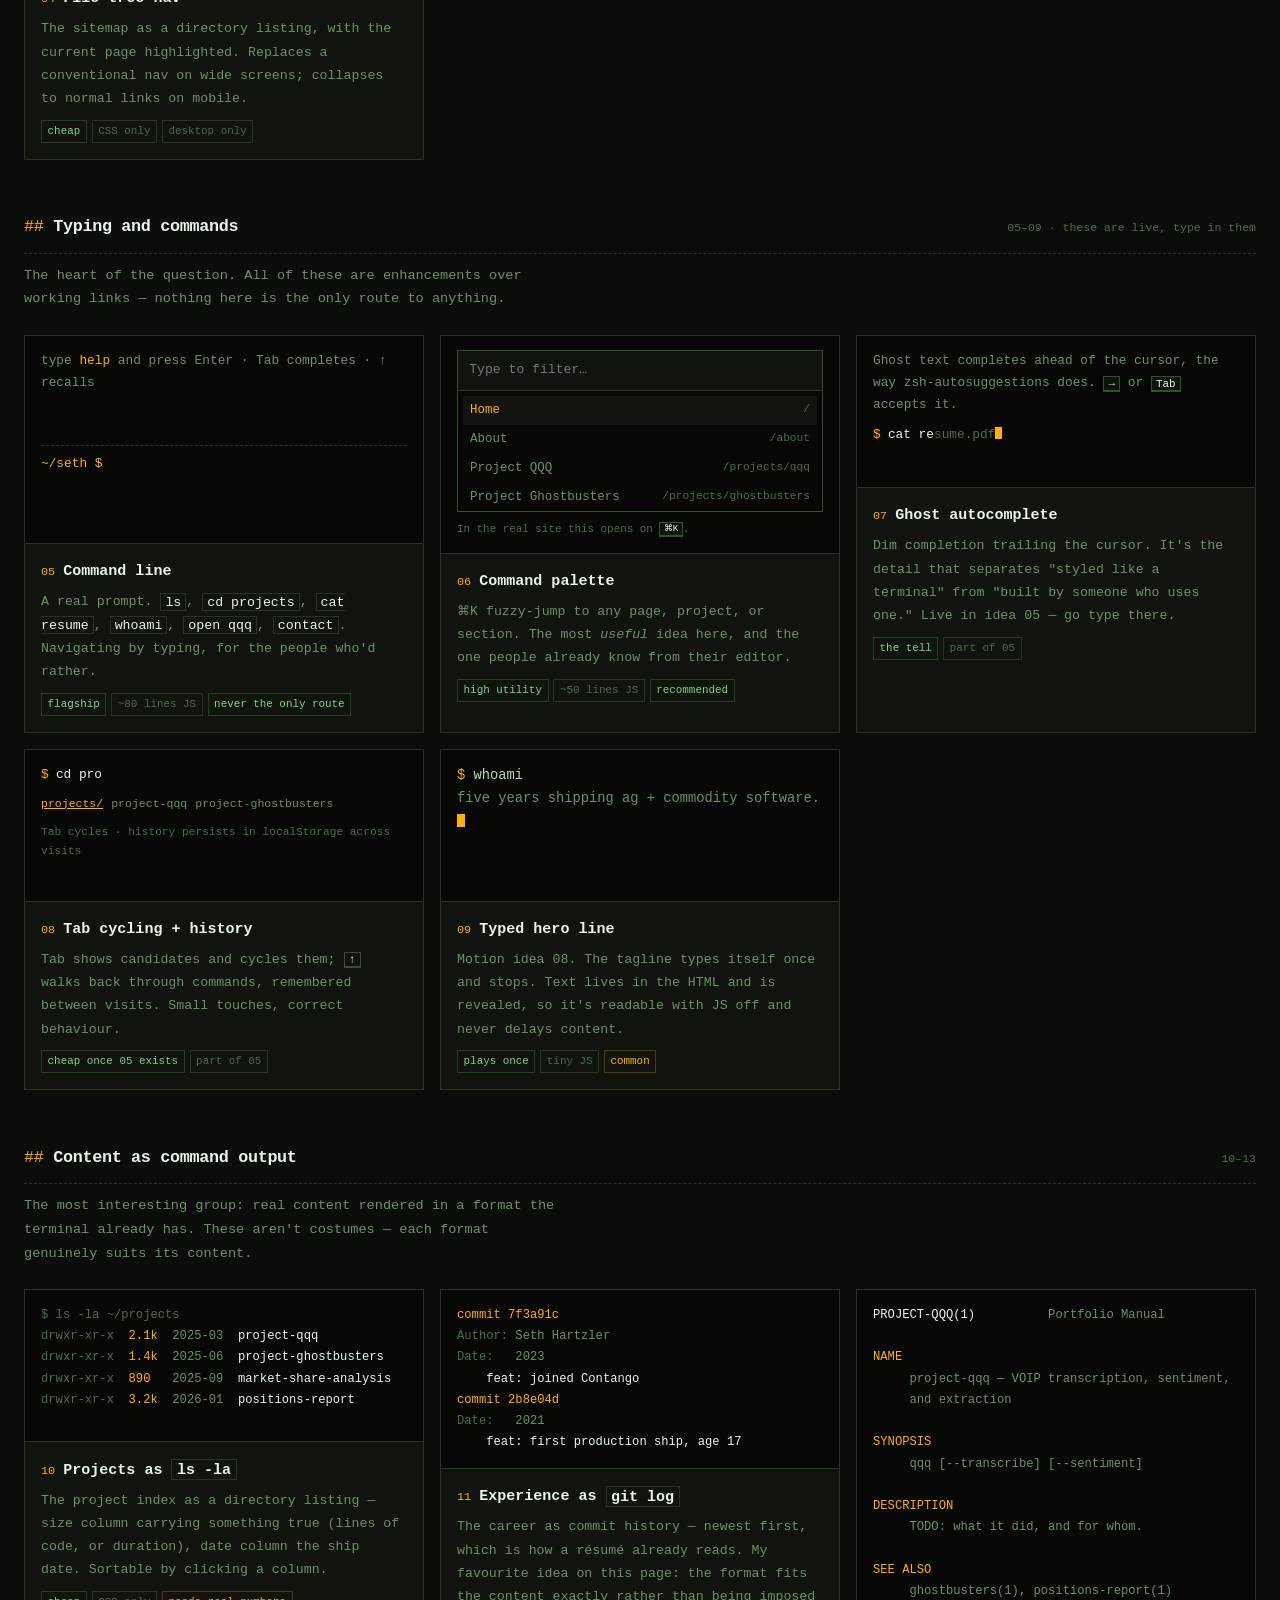
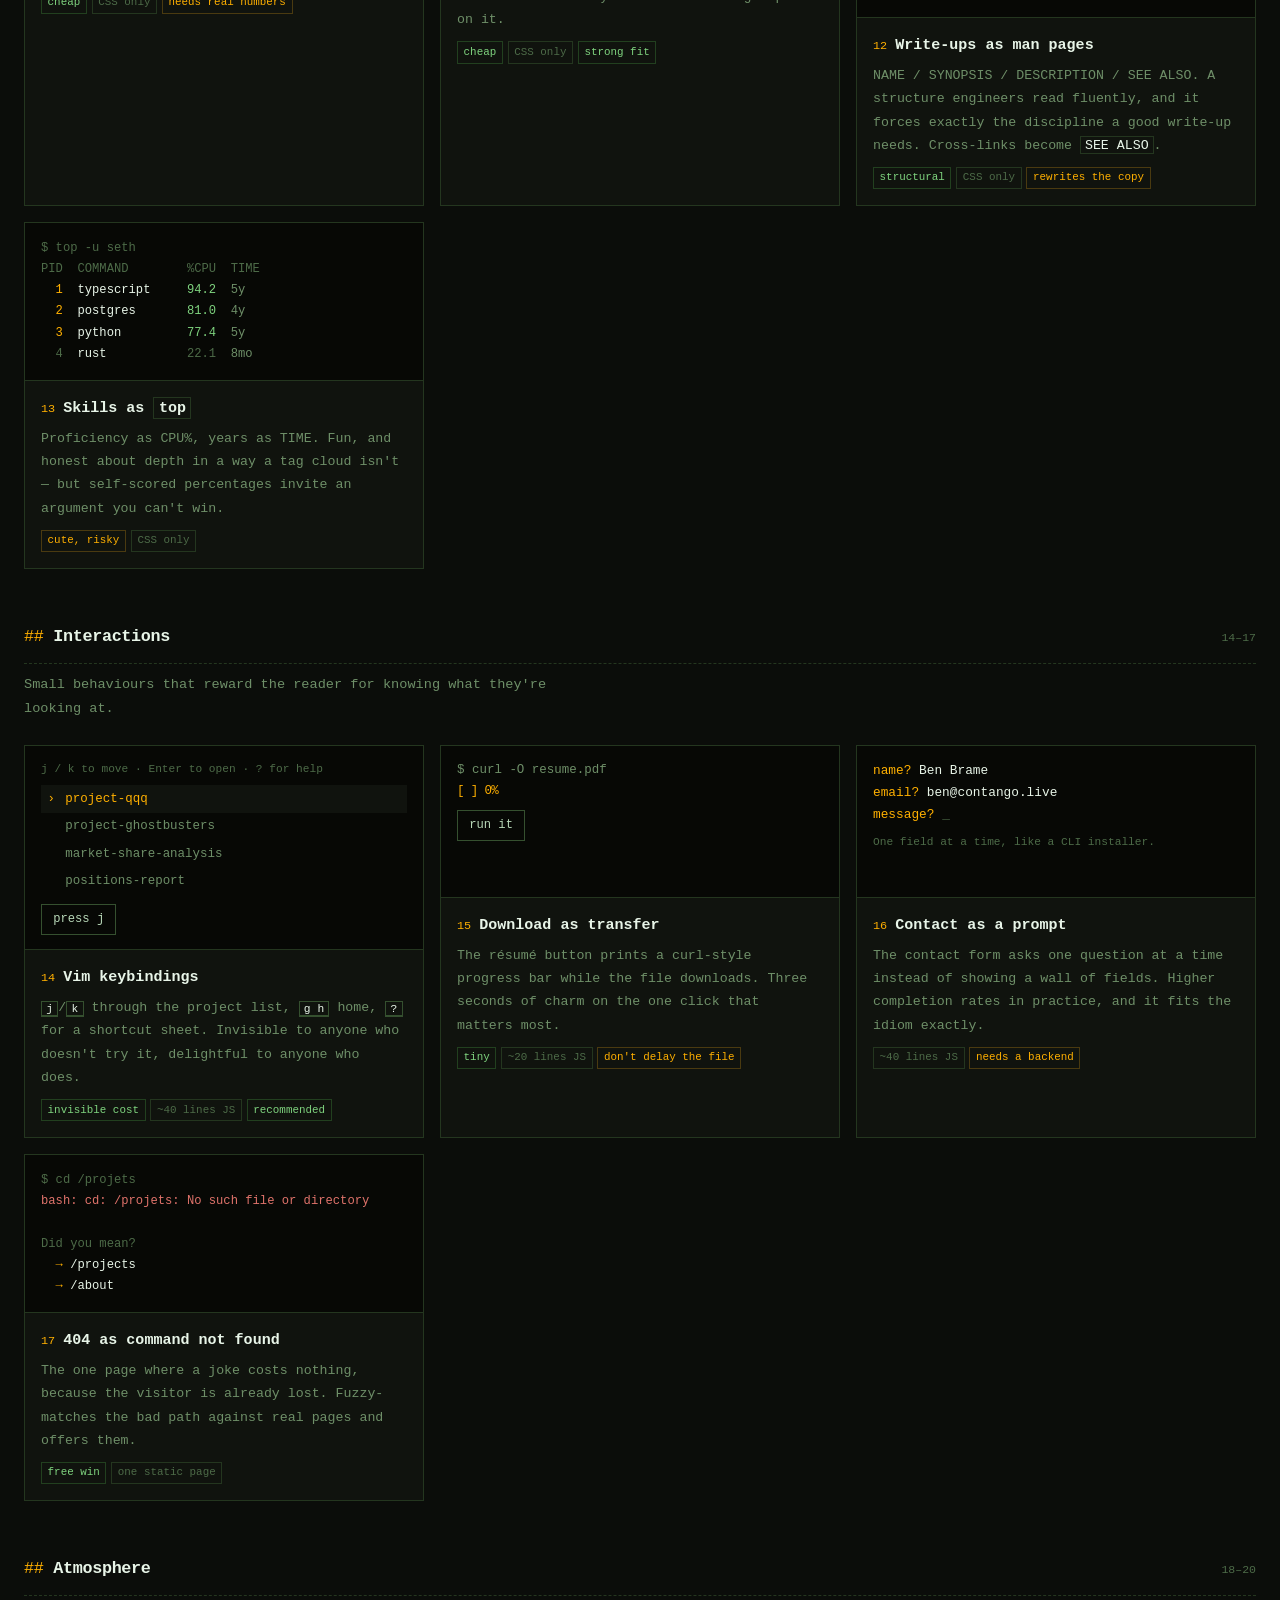
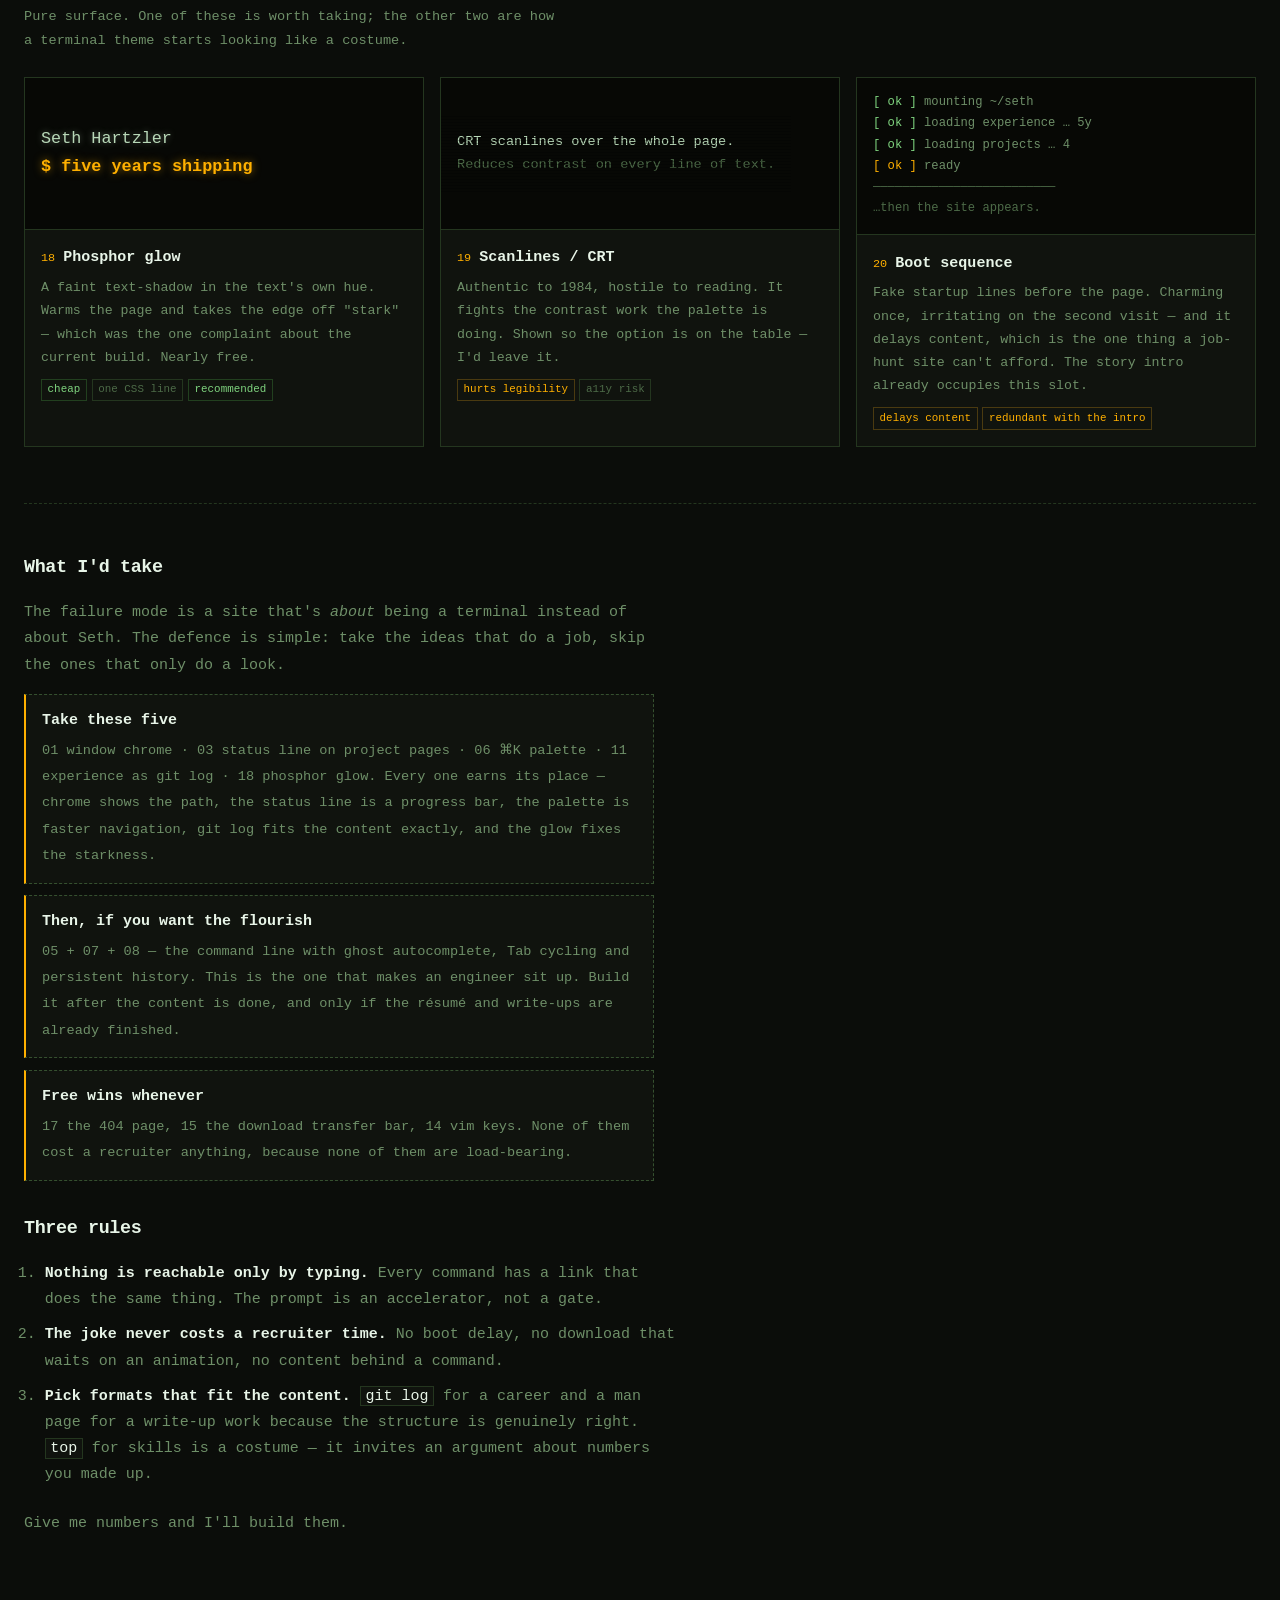
<file: design/terminal-ideas.html>
<!doctype html>
<html lang="en">
<head>
<meta charset="utf-8">
<meta name="viewport" content="width=device-width, initial-scale=1">
<title>Terminal Idioms</title>
<style>
:root{
  --bg:#0b0d0a; --raised:#10130e; --sunk:#070805;
  --text:#b8d8b8; --bright:#e8f5e8; --mute:#6e8f68; --dim:#4d6b48;
  --amber:#ffb000; --amber-dim:#4a3a10;
  --rule:#24361f; --rule-firm:#35502f;
  --mono:ui-monospace,SFMono-Regular,"SF Mono",Menlo,Consolas,monospace;
}
*,*::before,*::after{box-sizing:border-box}
body{margin:0;background:var(--bg);color:var(--text);font-family:var(--mono);
     font-size:15px;line-height:1.75;-webkit-font-smoothing:antialiased}
.shell{max-width:80rem;margin:0 auto;padding:0 1.5rem}
h1,h2,h3{margin:0;color:var(--bright);font-weight:700;letter-spacing:-.02em}
a{color:var(--amber)}
code{background:var(--raised);border:1px solid var(--rule);padding:.05em .3em;color:var(--bright)}
kbd{background:var(--raised);border:1px solid var(--rule-firm);border-bottom-width:2px;
    padding:.05em .38em;font-size:.85em;color:var(--bright)}

.top{padding:3.5rem 0 2rem}
.kick{font-size:.74rem;color:var(--mute);margin:0 0 1rem}
.kick::before{content:"$ ";color:var(--amber)}
.top h1{font-size:clamp(1.7rem,4vw,2.4rem);line-height:1.15;margin-bottom:.9rem}
.top p{color:var(--mute);max-width:62ch;margin:0 0 1rem}

/* verdicts */
.verdicts{display:grid;gap:.7rem;margin:2rem 0 1rem;max-width:72ch}
.v{border:1px dashed var(--rule-firm);padding:.85rem 1rem;background:var(--raised)}
.v b{display:block;color:var(--bright);margin-bottom:.25rem;font-size:.92rem}
.v b::before{content:"? ";color:var(--amber);font-weight:400}
.v p{margin:0;font-size:.86rem;color:var(--mute)}
.v .yes{color:#7fd47f}.v .no{color:#e0736b}.v .maybe{color:var(--amber)}

/* groups + tiles */
.grp{padding:2.8rem 0 .5rem}
.grp__h{display:flex;align-items:baseline;gap:.8rem;padding-bottom:.7rem;
        border-bottom:1px dashed var(--rule);margin-bottom:.6rem}
.grp__h h2{font-size:1.05rem}
.grp__h h2::before{content:"## ";color:var(--amber);font-weight:400}
.grp__h span{margin-left:auto;font-size:.72rem;color:var(--dim)}
.grp__n{color:var(--mute);font-size:.85rem;max-width:66ch;margin:0 0 1.5rem}

.grid{display:grid;grid-template-columns:repeat(auto-fill,minmax(23rem,1fr));gap:1rem}
.t{border:1px solid var(--rule);background:var(--raised);display:flex;flex-direction:column}
.t__d{padding:.9rem 1rem 1rem}
.t__h{display:flex;align-items:baseline;gap:.5rem;margin-bottom:.35rem}
.t__n{font-size:.74rem;color:var(--amber)}
.t__t{font-size:.94rem;font-weight:700;color:var(--bright)}
.t__p{margin:0 0 .6rem;font-size:.83rem;color:var(--mute)}
.t__m{display:flex;flex-wrap:wrap;gap:.3rem;font-size:.68rem}
.t__m b{font-weight:400;border:1px solid var(--rule);padding:.05rem .35rem;color:var(--dim)}
.t__m b.good{color:#7fd47f;border-color:#22401f}
.t__m b.warn{color:var(--amber);border-color:var(--amber-dim)}
.stage{background:var(--sunk);border-bottom:1px solid var(--rule);padding:.9rem 1rem;
       min-height:9.5rem;font-size:.8rem;line-height:1.7;overflow:hidden}
.stage--tall{min-height:13rem}

/* window chrome */
.win{border:1px solid var(--rule-firm);background:var(--sunk)}
.win__bar{display:flex;align-items:center;gap:.5rem;padding:.35rem .6rem;
          background:var(--raised);border-bottom:1px solid var(--rule);font-size:.7rem;color:var(--dim)}
.dots{display:flex;gap:.28rem}
.dots i{width:8px;height:8px;border-radius:50%;display:block;background:var(--rule-firm)}
.dots i:nth-child(1){background:#e0736b}.dots i:nth-child(2){background:#e0b04f}
.dots i:nth-child(3){background:#7fd47f}
.win__t{margin:0 auto;color:var(--mute)}
.win__b{padding:.7rem .8rem;font-size:.78rem}

/* tabs */
.tabs{display:flex;background:var(--raised);border-bottom:1px solid var(--rule);font-size:.74rem}
.tabs span{padding:.4rem .8rem;color:var(--dim);border-right:1px solid var(--rule);cursor:pointer}
.tabs span.on{background:var(--sunk);color:var(--amber);border-bottom:1px solid var(--sunk)}
.tabs span:hover{color:var(--text)}

/* status line */
.status{display:flex;font-size:.7rem;background:var(--amber);color:#0b0d0a;font-weight:700}
.status i{font-style:normal;padding:.18rem .55rem}
.status .sp{margin-left:auto;background:rgba(0,0,0,.14)}
.status .md{background:rgba(0,0,0,.22)}

/* prompt / command bar */
.cli{font-size:.8rem}
.cli__out{min-height:5.5rem;max-height:5.5rem;overflow-y:auto;color:var(--mute);margin-bottom:.4rem}
.cli__out div{white-space:pre-wrap}
.cli__row{display:flex;align-items:center;gap:.45rem;border-top:1px dashed var(--rule);padding-top:.45rem}
.cli__ps{color:var(--amber);flex:none}
.cli__wrap{position:relative;flex:1;min-width:0}
.cli__ghost{position:absolute;inset:0;pointer-events:none;white-space:pre;color:var(--dim);
            font:inherit;line-height:inherit}
.cli__ghost b{color:transparent;font-weight:400}
.cli__in{width:100%;background:transparent;border:0;outline:0;color:var(--bright);
         font:inherit;line-height:inherit;padding:0;caret-color:var(--amber)}
.cli__hint{font-size:.68rem;color:var(--dim);margin-top:.4rem}
.cli__comp{display:flex;flex-wrap:wrap;gap:.5rem;font-size:.72rem;color:var(--mute);margin-top:.3rem}
.cli__comp b{font-weight:400}
.cli__comp b.sel{color:var(--amber);text-decoration:underline}

/* palette */
.pal{border:1px solid var(--rule-firm);background:var(--sunk)}
.pal__in{width:100%;background:var(--raised);border:0;border-bottom:1px solid var(--rule);
         outline:0;color:var(--bright);font:inherit;font-size:.82rem;padding:.5rem .7rem;caret-color:var(--amber)}
.pal__l{list-style:none;margin:0;padding:.3rem;max-height:7.5rem;overflow-y:auto}
.pal__l li{padding:.25rem .45rem;font-size:.78rem;color:var(--mute);display:flex;gap:.5rem;cursor:pointer}
.pal__l li .k{color:var(--dim);margin-left:auto;font-size:.7rem}
.pal__l li.on{background:var(--raised);color:var(--amber)}

/* ls / git / man */
.mono-out{font-size:.76rem;line-height:1.75;white-space:pre;overflow-x:auto;color:var(--mute)}
.mono-out .p{color:var(--dim)}
.mono-out .n{color:var(--bright)}
.mono-out .a{color:var(--amber)}
.mono-out .g{color:#7fd47f}

/* typed hero */
.typed{font-size:.86rem}
.typed .ps{color:var(--amber)}
.typed .cur{display:inline-block;width:.55em;height:1em;background:var(--amber);
            vertical-align:-.13em;animation:bl 1s steps(1) infinite}
@keyframes bl{0%,50%{opacity:1}51%,100%{opacity:0}}

/* progress */
.dl{font-size:.78rem}
.dl__bar{font-family:var(--mono);color:var(--amber);letter-spacing:-.05em}
.btn{background:transparent;border:1px solid var(--rule-firm);color:var(--text);
     font:inherit;font-size:.76rem;padding:.25rem .7rem;cursor:pointer;margin-top:.5rem}
.btn:hover{border-color:var(--amber);color:var(--amber)}

/* stepped contact */
.step{font-size:.8rem}
.step .q{color:var(--amber)}
.step .a{color:var(--bright)}
.step .pend{color:var(--dim)}

/* keys demo */
.keys{font-size:.78rem}
.keys__l{list-style:none;margin:0;padding:0}
.keys__l li{padding:.2rem .4rem;color:var(--mute);display:flex;gap:.5rem}
.keys__l li.on{background:var(--raised);color:var(--amber)}
.keys__l li.on::before{content:"›";color:var(--amber)}
.keys__l li::before{content:" ";width:.8em;display:inline-block}

/* phosphor + scanline */
.glow{font-size:1.05rem;color:var(--text);text-shadow:0 0 7px rgba(184,216,184,.45)}
.glow b{color:var(--amber);text-shadow:0 0 9px rgba(255,176,0,.55)}
.scan{position:relative;font-size:.85rem}
.scan::after{content:"";position:absolute;inset:-1rem;pointer-events:none;
  background:repeating-linear-gradient(0deg,rgba(0,0,0,.28) 0 1px,transparent 1px 3px)}

/* end */
.end{padding:3rem 0 5rem;border-top:1px dashed var(--rule);margin-top:3rem}
.end h2{font-size:1.15rem;margin-bottom:1rem}
.end p,.end li{color:var(--mute);max-width:70ch}
.end ol{padding-left:1.3rem}.end li{margin-bottom:.55rem}
.end strong{color:var(--bright)}
.bundle{border:1px dashed var(--rule-firm);border-left:2px solid var(--amber);
        background:var(--raised);padding:.85rem 1rem;margin:.7rem 0;max-width:70ch}
.bundle b{display:block;color:var(--bright);margin-bottom:.2rem}
.bundle span{font-size:.85rem;color:var(--mute)}
:focus-visible{outline:2px solid var(--amber);outline-offset:2px}
@media (prefers-reduced-motion:reduce){*{animation:none!important}}
</style>
</head>
<body>
<div class="shell">

<header class="top">
  <p class="kick">terminal idioms · seth hartzler portfolio</p>
  <h1>How far to push the terminal</h1>
  <p>Twenty ways to carry the Terminal design further into the site. The interactive
     ones below are real — type in them. Your three questions answered first.</p>

  <div class="verdicts">
    <div class="v"><b>Should we have terminal tabs?</b>
      <p><span class="no">No.</span> Tabs mean several things open at once; the site has three
      pages. They'd eat vertical space on mobile and imply state that doesn't exist. Take the
      <em>window chrome</em> instead (idea 01) — same signal, does real work by showing the path.</p></div>
    <div class="v"><b>Should you be able to type, with autocomplete?</b>
      <p><span class="yes">Yes</span> — but layered <em>over</em> normal clickable navigation, never
      as the only way through. It's the single most credible "this person actually lives in a
      terminal" signal on the whole site. Ideas 05–08. If a recruiter never types, they lose
      nothing.</p></div>
    <div class="v"><b>Can we use 08, the typed hero?</b>
      <p><span class="maybe">Yes, with one condition.</span> It has to finish fast and never
      replay, and the text must be in the HTML so it's readable with JS off. Idea 09. Note the
      intro already opens with a story beat — typing both would be one flourish too many.</p></div>
  </div>
</header>

<!-- ============ A · CHROME ============ -->
<section class="grp">
  <div class="grp__h"><h2>Chrome and framing</h2><span>01–04</span></div>
  <p class="grp__n">Persistent furniture around the content. Cheap, always visible, and the
     easiest way to make the whole site feel like one application rather than a theme.</p>
  <div class="grid">

    <div class="t"><div class="stage">
      <div class="win">
        <div class="win__bar"><div class="dots"><i></i><i></i><i></i></div>
          <span class="win__t">seth@hartzler — ~/projects/project-qqq</span></div>
        <div class="win__b" style="color:var(--mute)">Page content sits inside the window.<br>
          The title bar always shows where you are.</div>
      </div>
    </div><div class="t__d">
      <div class="t__h"><span class="t__n">01</span><span class="t__t">Window chrome</span></div>
      <p class="t__p">The whole site framed as one terminal window. Traffic lights, and a title
        bar that tracks the current path. Does the job tabs would, without pretending.</p>
      <div class="t__m"><b class="good">cheap</b><b>CSS only</b><b class="good">recommended</b></div>
    </div></div>

    <div class="t"><div class="stage">
      <div class="win">
        <div class="tabs"><span class="on">~/work</span><span>~/about</span><span>~/projects</span></div>
        <div class="win__b" style="color:var(--mute)">Three tabs for three pages.<br>
          <span style="color:var(--dim)">Implies concurrent state the site doesn't have.</span></div>
      </div>
    </div><div class="t__d">
      <div class="t__h"><span class="t__n">02</span><span class="t__t">Terminal tabs</span></div>
      <p class="t__p">Pages as tabs. Shown so you can judge it — I'd skip it. It costs mobile
        height and implies you have several things open when you have one.</p>
      <div class="t__m"><b class="warn">not recommended</b><b>CSS only</b></div>
    </div></div>

    <div class="t"><div class="stage" style="display:flex;flex-direction:column;justify-content:flex-end">
      <div style="color:var(--mute);font-size:.78rem;margin-bottom:.5rem">…end of the write-up.</div>
      <div class="status"><i class="md">NORMAL</i><i>project-qqq.html</i>
        <i class="sp">tradeoffs</i><i class="md">62%</i></div>
    </div><div class="t__d">
      <div class="t__h"><span class="t__n">03</span><span class="t__t">Status line</span></div>
      <p class="t__p">A vim/tmux status bar pinned to the bottom: current file, current section,
        scroll percentage. It's a progress indicator wearing a costume — real utility on the long
        project pages.</p>
      <div class="t__m"><b class="good">cheap</b><b>tiny JS</b><b class="good">does real work</b></div>
    </div></div>

    <div class="t"><div class="stage">
      <div class="mono-out"><span class="p">~/</span><span class="n">seth</span>
<span class="p">├──</span> <span class="n">about</span>
<span class="p">├──</span> <span class="n">projects/</span>
<span class="p">│   ├──</span> <span class="a">project-qqq</span>
<span class="p">│   ├──</span> <span class="n">project-ghostbusters</span>
<span class="p">│   ├──</span> <span class="n">market-share-analysis</span>
<span class="p">│   └──</span> <span class="n">positions-report</span>
<span class="p">└──</span> <span class="n">resume.pdf</span></div>
    </div><div class="t__d">
      <div class="t__h"><span class="t__n">04</span><span class="t__t">File tree nav</span></div>
      <p class="t__p">The sitemap as a directory listing, with the current page highlighted.
        Replaces a conventional nav on wide screens; collapses to normal links on mobile.</p>
      <div class="t__m"><b class="good">cheap</b><b>CSS only</b><b>desktop only</b></div>
    </div></div>

  </div>
</section>

<!-- ============ B · TYPING ============ -->
<section class="grp">
  <div class="grp__h"><h2>Typing and commands</h2><span>05–09 · these are live, type in them</span></div>
  <p class="grp__n">The heart of the question. All of these are enhancements over working links —
     nothing here is the only route to anything.</p>
  <div class="grid">

    <div class="t"><div class="stage stage--tall">
      <div class="cli" id="cli">
        <div class="cli__out" id="cliOut"><div class="p">type <b style="color:var(--amber);font-weight:400">help</b> and press Enter · Tab completes · ↑ recalls</div></div>
        <div class="cli__row"><span class="cli__ps">~/seth $</span>
          <span class="cli__wrap">
            <span class="cli__ghost" id="cliGhost"><b id="cliTyped"></b><span id="cliRest"></span></span>
            <input class="cli__in" id="cliIn" autocomplete="off" spellcheck="false" aria-label="Demo command line">
          </span></div>
        <div class="cli__comp" id="cliComp"></div>
      </div>
    </div><div class="t__d">
      <div class="t__h"><span class="t__n">05</span><span class="t__t">Command line</span></div>
      <p class="t__p">A real prompt. <code>ls</code>, <code>cd projects</code>,
        <code>cat resume</code>, <code>whoami</code>, <code>open qqq</code>, <code>contact</code>.
        Navigating by typing, for the people who'd rather.</p>
      <div class="t__m"><b class="good">flagship</b><b>~80 lines JS</b><b class="good">never the only route</b></div>
    </div></div>

    <div class="t"><div class="stage stage--tall">
      <div class="pal">
        <input class="pal__in" id="palIn" placeholder="Type to filter…" autocomplete="off" aria-label="Demo command palette">
        <ul class="pal__l" id="palList"></ul>
      </div>
      <p style="font-size:.68rem;color:var(--dim);margin:.5rem 0 0">In the real site this opens on <kbd>⌘K</kbd>.</p>
    </div><div class="t__d">
      <div class="t__h"><span class="t__n">06</span><span class="t__t">Command palette</span></div>
      <p class="t__p">⌘K fuzzy-jump to any page, project, or section. The most <em>useful</em> idea
        here, and the one people already know from their editor.</p>
      <div class="t__m"><b class="good">high utility</b><b>~50 lines JS</b><b class="good">recommended</b></div>
    </div></div>

    <div class="t"><div class="stage">
      <div class="cli" style="font-size:.8rem">
        <div style="color:var(--mute);margin-bottom:.5rem">Ghost text completes ahead of the cursor,
          the way zsh-autosuggestions does. <kbd>→</kbd> or <kbd>Tab</kbd> accepts it.</div>
        <div class="cli__row" style="border:0;padding:0">
          <span class="cli__ps">$</span>
          <span><span style="color:var(--bright)">cat re</span><span style="color:var(--dim)">sume.pdf</span><span class="cur" style="display:inline-block;width:.55em;height:1em;background:var(--amber);vertical-align:-.13em"></span></span>
        </div>
      </div>
    </div><div class="t__d">
      <div class="t__h"><span class="t__n">07</span><span class="t__t">Ghost autocomplete</span></div>
      <p class="t__p">Dim completion trailing the cursor. It's the detail that separates "styled
        like a terminal" from "built by someone who uses one." Live in idea 05 — go type there.</p>
      <div class="t__m"><b class="good">the tell</b><b>part of 05</b></div>
    </div></div>

    <div class="t"><div class="stage">
      <div class="cli" style="font-size:.8rem">
        <div class="cli__row" style="border:0;padding:0"><span class="cli__ps">$</span>
          <span style="color:var(--bright)">cd pro</span></div>
        <div class="cli__comp" style="margin-top:.5rem">
          <b class="sel">projects/</b><b>project-qqq</b><b>project-ghostbusters</b></div>
        <div style="color:var(--dim);font-size:.7rem;margin-top:.6rem">Tab cycles · history persists
          in localStorage across visits</div>
      </div>
    </div><div class="t__d">
      <div class="t__h"><span class="t__n">08</span><span class="t__t">Tab cycling + history</span></div>
      <p class="t__p">Tab shows candidates and cycles them; <kbd>↑</kbd> walks back through
        commands, remembered between visits. Small touches, correct behaviour.</p>
      <div class="t__m"><b class="good">cheap once 05 exists</b><b>part of 05</b></div>
    </div></div>

    <div class="t"><div class="stage">
      <div class="typed"><span class="ps">$</span> whoami<br>
        <span id="typedOut" style="color:var(--mute)"></span><span class="cur"></span></div>
    </div><div class="t__d">
      <div class="t__h"><span class="t__n">09</span><span class="t__t">Typed hero line</span></div>
      <p class="t__p">Motion idea 08. The tagline types itself once and stops. Text lives in the
        HTML and is revealed, so it's readable with JS off and never delays content.</p>
      <div class="t__m"><b class="good">plays once</b><b>tiny JS</b><b class="warn">common</b></div>
    </div></div>

  </div>
</section>

<!-- ============ C · CONTENT AS OUTPUT ============ -->
<section class="grp">
  <div class="grp__h"><h2>Content as command output</h2><span>10–13</span></div>
  <p class="grp__n">The most interesting group: real content rendered in a format the terminal
     already has. These aren't costumes — each format genuinely suits its content.</p>
  <div class="grid">

    <div class="t"><div class="stage">
      <div class="mono-out"><span class="p">$ ls -la ~/projects</span>
<span class="p">drwxr-xr-x</span>  <span class="a">2.1k</span>  2025-03  <span class="n">project-qqq</span>
<span class="p">drwxr-xr-x</span>  <span class="a">1.4k</span>  2025-06  <span class="n">project-ghostbusters</span>
<span class="p">drwxr-xr-x</span>  <span class="a">890</span>   2025-09  <span class="n">market-share-analysis</span>
<span class="p">drwxr-xr-x</span>  <span class="a">3.2k</span>  2026-01  <span class="n">positions-report</span></div>
    </div><div class="t__d">
      <div class="t__h"><span class="t__n">10</span><span class="t__t">Projects as <code>ls -la</code></span></div>
      <p class="t__p">The project index as a directory listing — size column carrying something
        true (lines of code, or duration), date column the ship date. Sortable by clicking a column.</p>
      <div class="t__m"><b class="good">cheap</b><b>CSS only</b><b class="warn">needs real numbers</b></div>
    </div></div>

    <div class="t"><div class="stage">
      <div class="mono-out"><span class="a">commit 7f3a91c</span>
<span class="p">Author:</span> Seth Hartzler
<span class="p">Date:</span>   2023
    <span class="n">feat: joined Contango</span>
<span class="a">commit 2b8e04d</span>
<span class="p">Date:</span>   2021
    <span class="n">feat: first production ship, age 17</span></div>
    </div><div class="t__d">
      <div class="t__h"><span class="t__n">11</span><span class="t__t">Experience as <code>git log</code></span></div>
      <p class="t__p">The career as commit history — newest first, which is how a résumé already
        reads. My favourite idea on this page: the format fits the content exactly rather than
        being imposed on it.</p>
      <div class="t__m"><b class="good">cheap</b><b>CSS only</b><b class="good">strong fit</b></div>
    </div></div>

    <div class="t"><div class="stage stage--tall">
      <div class="mono-out"><span class="n">PROJECT-QQQ(1)</span>          Portfolio Manual

<span class="a">NAME</span>
     project-qqq — VOIP transcription, sentiment,
     and extraction

<span class="a">SYNOPSIS</span>
     qqq [--transcribe] [--sentiment]

<span class="a">DESCRIPTION</span>
     TODO: what it did, and for whom.

<span class="a">SEE ALSO</span>
     ghostbusters(1), positions-report(1)</div>
    </div><div class="t__d">
      <div class="t__h"><span class="t__n">12</span><span class="t__t">Write-ups as man pages</span></div>
      <p class="t__p">NAME / SYNOPSIS / DESCRIPTION / SEE ALSO. A structure engineers read fluently,
        and it forces exactly the discipline a good write-up needs. Cross-links become
        <code>SEE ALSO</code>.</p>
      <div class="t__m"><b class="good">structural</b><b>CSS only</b><b class="warn">rewrites the copy</b></div>
    </div></div>

    <div class="t"><div class="stage">
      <div class="mono-out"><span class="p">$ top -u seth</span>
<span class="p">PID  COMMAND        %CPU  TIME</span>
<span class="a">  1</span>  <span class="n">typescript</span>     <span class="g">94.2</span>  5y
<span class="a">  2</span>  <span class="n">postgres</span>       <span class="g">81.0</span>  4y
<span class="a">  3</span>  <span class="n">python</span>         <span class="g">77.4</span>  5y
<span class="p">  4</span>  <span class="n">rust</span>           <span class="p">22.1</span>  8mo</div>
    </div><div class="t__d">
      <div class="t__h"><span class="t__n">13</span><span class="t__t">Skills as <code>top</code></span></div>
      <p class="t__p">Proficiency as CPU%, years as TIME. Fun, and honest about depth in a way a
        tag cloud isn't — but self-scored percentages invite an argument you can't win.</p>
      <div class="t__m"><b class="warn">cute, risky</b><b>CSS only</b></div>
    </div></div>

  </div>
</section>

<!-- ============ D · INTERACTIONS ============ -->
<section class="grp">
  <div class="grp__h"><h2>Interactions</h2><span>14–17</span></div>
  <p class="grp__n">Small behaviours that reward the reader for knowing what they're looking at.</p>
  <div class="grid">

    <div class="t"><div class="stage">
      <div class="keys"><div style="color:var(--dim);font-size:.7rem;margin-bottom:.4rem">
        j / k to move · Enter to open · ? for help</div>
        <ul class="keys__l" id="keyList">
          <li class="on">project-qqq</li><li>project-ghostbusters</li>
          <li>market-share-analysis</li><li>positions-report</li></ul>
        <button class="btn" id="keyBtn" type="button">press j</button></div>
    </div><div class="t__d">
      <div class="t__h"><span class="t__n">14</span><span class="t__t">Vim keybindings</span></div>
      <p class="t__p"><kbd>j</kbd>/<kbd>k</kbd> through the project list, <kbd>g h</kbd> home,
        <kbd>?</kbd> for a shortcut sheet. Invisible to anyone who doesn't try it, delightful to
        anyone who does.</p>
      <div class="t__m"><b class="good">invisible cost</b><b>~40 lines JS</b><b class="good">recommended</b></div>
    </div></div>

    <div class="t"><div class="stage">
      <div class="dl"><div style="color:var(--mute)">$ curl -O resume.pdf</div>
        <div class="dl__bar" id="dlBar">[                    ]   0%</div>
        <button class="btn" id="dlBtn" type="button">run it</button></div>
    </div><div class="t__d">
      <div class="t__h"><span class="t__n">15</span><span class="t__t">Download as transfer</span></div>
      <p class="t__p">The résumé button prints a curl-style progress bar while the file downloads.
        Three seconds of charm on the one click that matters most.</p>
      <div class="t__m"><b class="good">tiny</b><b>~20 lines JS</b><b class="warn">don't delay the file</b></div>
    </div></div>

    <div class="t"><div class="stage">
      <div class="step"><div><span class="q">name?</span> <span class="a">Ben Brame</span></div>
        <div><span class="q">email?</span> <span class="a">ben@contango.live</span></div>
        <div><span class="q">message?</span> <span class="pend">_</span></div>
        <div style="color:var(--dim);font-size:.7rem;margin-top:.5rem">One field at a time, like a
          CLI installer.</div></div>
    </div><div class="t__d">
      <div class="t__h"><span class="t__n">16</span><span class="t__t">Contact as a prompt</span></div>
      <p class="t__p">The contact form asks one question at a time instead of showing a wall of
        fields. Higher completion rates in practice, and it fits the idiom exactly.</p>
      <div class="t__m"><b>~40 lines JS</b><b class="warn">needs a backend</b></div>
    </div></div>

    <div class="t"><div class="stage">
      <div class="mono-out"><span class="p">$ cd /projets</span>
<span style="color:#e0736b">bash: cd: /projets: No such file or directory</span>

<span class="p">Did you mean?</span>
  <span class="a">→</span> <span class="n">/projects</span>
  <span class="a">→</span> <span class="n">/about</span></div>
    </div><div class="t__d">
      <div class="t__h"><span class="t__n">17</span><span class="t__t">404 as command not found</span></div>
      <p class="t__p">The one page where a joke costs nothing, because the visitor is already lost.
        Fuzzy-matches the bad path against real pages and offers them.</p>
      <div class="t__m"><b class="good">free win</b><b>one static page</b></div>
    </div></div>

  </div>
</section>

<!-- ============ E · ATMOSPHERE ============ -->
<section class="grp">
  <div class="grp__h"><h2>Atmosphere</h2><span>18–20</span></div>
  <p class="grp__n">Pure surface. One of these is worth taking; the other two are how a terminal
     theme starts looking like a costume.</p>
  <div class="grid">

    <div class="t"><div class="stage" style="display:flex;align-items:center">
      <div class="glow">Seth Hartzler<br><b>$ five years shipping</b></div>
    </div><div class="t__d">
      <div class="t__h"><span class="t__n">18</span><span class="t__t">Phosphor glow</span></div>
      <p class="t__p">A faint text-shadow in the text's own hue. Warms the page and takes the edge
        off "stark" — which was the one complaint about the current build. Nearly free.</p>
      <div class="t__m"><b class="good">cheap</b><b>one CSS line</b><b class="good">recommended</b></div>
    </div></div>

    <div class="t"><div class="stage" style="display:flex;align-items:center">
      <div class="scan">CRT scanlines over the whole page.<br>
        <span style="color:var(--dim)">Reduces contrast on every line of text.</span></div>
    </div><div class="t__d">
      <div class="t__h"><span class="t__n">19</span><span class="t__t">Scanlines / CRT</span></div>
      <p class="t__p">Authentic to 1984, hostile to reading. It fights the contrast work the palette
        is doing. Shown so the option is on the table — I'd leave it.</p>
      <div class="t__m"><b class="warn">hurts legibility</b><b>a11y risk</b></div>
    </div></div>

    <div class="t"><div class="stage">
      <div class="mono-out" style="color:var(--mute)"><span class="g">[ ok ]</span> mounting ~/seth
<span class="g">[ ok ]</span> loading experience … 5y
<span class="g">[ ok ]</span> loading projects … 4
<span class="a">[ ok ]</span> ready
<span class="p">─────────────────────────</span>
<span class="p">…then the site appears.</span></div>
    </div><div class="t__d">
      <div class="t__h"><span class="t__n">20</span><span class="t__t">Boot sequence</span></div>
      <p class="t__p">Fake startup lines before the page. Charming once, irritating on the second
        visit — and it delays content, which is the one thing a job-hunt site can't afford. The
        story intro already occupies this slot.</p>
      <div class="t__m"><b class="warn">delays content</b><b class="warn">redundant with the intro</b></div>
    </div></div>

  </div>
</section>

<!-- ============ END ============ -->
<section class="end">
  <h2>What I'd take</h2>
  <p>The failure mode is a site that's <em>about</em> being a terminal instead of about Seth. The
     defence is simple: take the ideas that do a job, skip the ones that only do a look.</p>

  <div class="bundle"><b>Take these five</b>
    <span>01 window chrome · 03 status line on project pages · 06 ⌘K palette ·
    11 experience as git log · 18 phosphor glow. Every one earns its place — chrome shows the
    path, the status line is a progress bar, the palette is faster navigation, git log fits the
    content exactly, and the glow fixes the starkness.</span></div>

  <div class="bundle"><b>Then, if you want the flourish</b>
    <span>05 + 07 + 08 — the command line with ghost autocomplete, Tab cycling and persistent
    history. This is the one that makes an engineer sit up. Build it after the content is done,
    and only if the résumé and write-ups are already finished.</span></div>

  <div class="bundle"><b>Free wins whenever</b>
    <span>17 the 404 page, 15 the download transfer bar, 14 vim keys. None of them cost a
    recruiter anything, because none of them are load-bearing.</span></div>

  <h2 style="margin-top:2rem">Three rules</h2>
  <ol>
    <li><strong>Nothing is reachable only by typing.</strong> Every command has a link that does
      the same thing. The prompt is an accelerator, not a gate.</li>
    <li><strong>The joke never costs a recruiter time.</strong> No boot delay, no download that
      waits on an animation, no content behind a command.</li>
    <li><strong>Pick formats that fit the content.</strong> <code>git log</code> for a career and a
      man page for a write-up work because the structure is genuinely right. <code>top</code> for
      skills is a costume — it invites an argument about numbers you made up.</li>
  </ol>

  <p style="margin-top:1.4rem">Give me numbers and I'll build them.</p>
</section>

</div>

<script>
(function(){
  "use strict";

  /* ---------- 05 · command line ---------- */
  var CMDS = {
    'help':      'commands: ls · cd projects · cat resume · whoami · open <project> · contact · clear',
    'ls':        'about  projects/  resume.pdf  contact',
    'cd projects': 'project-qqq  project-ghostbusters  market-share-analysis  positions-report',
    'cat resume':  '→ downloading seth-hartzler-resume.pdf',
    'whoami':    'seth hartzler — software engineer. five years shipping, still finishing the degree.',
    'open project-qqq': '→ projects/project-qqq.html',
    'open project-ghostbusters': '→ projects/project-ghostbusters.html',
    'open market-share-analysis': '→ projects/market-share-analysis.html',
    'open positions-report': '→ projects/positions-report.html',
    'contact':   'ben@contango.live · github · linkedin',
    'clear':     ''
  };
  var NAMES = Object.keys(CMDS);
  var input = document.getElementById('cliIn'),
      typed = document.getElementById('cliTyped'),
      rest  = document.getElementById('cliRest'),
      out   = document.getElementById('cliOut'),
      comp  = document.getElementById('cliComp');
  var hist = [], hi = -1, cands = [], ci = 0;

  function matches(v){ return v ? NAMES.filter(function(n){ return n.indexOf(v) === 0 && n !== v; }) : []; }

  function refresh(){
    var v = input.value;
    typed.textContent = v;
    cands = matches(v);
    rest.textContent = cands.length ? cands[0].slice(v.length) : '';
    comp.innerHTML = cands.length > 1
      ? cands.map(function(c,i){ return '<b class="'+(i===ci?'sel':'')+'">'+c+'</b>'; }).join('')
      : '';
  }
  function print(line, cls){
    var d = document.createElement('div');
    if(cls) d.className = cls;
    d.textContent = line;
    out.appendChild(d);
    out.scrollTop = out.scrollHeight;
  }
  input.addEventListener('input', function(){ ci = 0; refresh(); });
  input.addEventListener('keydown', function(e){
    if(e.key === 'Tab' || (e.key === 'ArrowRight' && input.selectionStart === input.value.length)){
      if(cands.length){ e.preventDefault();
        if(e.key === 'Tab' && cands.length > 1){ input.value = cands[ci]; ci = (ci+1) % cands.length; }
        else { input.value = cands[0]; }
        refresh();
      }
      return;
    }
    if(e.key === 'ArrowUp'){ e.preventDefault();
      if(hist.length){ hi = Math.min(hi+1, hist.length-1); input.value = hist[hi]; refresh(); } return; }
    if(e.key === 'ArrowDown'){ e.preventDefault();
      hi = Math.max(hi-1, -1); input.value = hi < 0 ? '' : hist[hi]; refresh(); return; }
    if(e.key === 'Enter'){
      var v = input.value.trim();
      if(!v) return;
      hist.unshift(v); hi = -1;
      if(v === 'clear'){ out.innerHTML = ''; input.value=''; refresh(); return; }
      print('~/seth $ ' + v);
      print(CMDS.hasOwnProperty(v) ? CMDS[v] : 'command not found: ' + v + '  (try: help)');
      input.value = ''; refresh();
    }
  });
  refresh();

  /* ---------- 06 · palette ---------- */
  var ITEMS = [
    ['Home','/'],['About','/about'],['Project QQQ','/projects/qqq'],
    ['Project Ghostbusters','/projects/ghostbusters'],
    ['Visual Market Share Analysis','/projects/market-share'],
    ['Interactive Positions Report','/projects/positions'],
    ['Experience','#experience'],['Contact','#contact'],['Résumé (PDF)','↓']
  ];
  var pin = document.getElementById('palIn'), plist = document.getElementById('palList'), psel = 0;
  function fuzzy(q,s){ // subsequence match, the way a palette actually filters
    q = q.toLowerCase(); s = s.toLowerCase();
    var i = 0; for(var j=0;j<s.length && i<q.length;j++) if(s[j]===q[i]) i++;
    return i === q.length;
  }
  function drawPal(){
    var q = pin.value.trim();
    var rows = ITEMS.filter(function(it){ return !q || fuzzy(q, it[0]); });
    if(psel >= rows.length) psel = Math.max(0, rows.length-1);
    plist.innerHTML = rows.length
      ? rows.map(function(it,i){
          return '<li class="'+(i===psel?'on':'')+'">'+it[0]+'<span class="k">'+it[1]+'</span></li>'; }).join('')
      : '<li style="color:var(--dim)">no matches</li>';
  }
  pin.addEventListener('input', function(){ psel = 0; drawPal(); });
  pin.addEventListener('keydown', function(e){
    var n = plist.children.length;
    if(e.key === 'ArrowDown'){ e.preventDefault(); psel = (psel+1) % n; drawPal(); }
    if(e.key === 'ArrowUp'){ e.preventDefault(); psel = (psel-1+n) % n; drawPal(); }
  });
  drawPal();

  /* ---------- 09 · typed hero ---------- */
  var msg = 'five years shipping ag + commodity software.';
  var el = document.getElementById('typedOut'), i = 0;
  if(matchMedia('(prefers-reduced-motion: reduce)').matches){ el.textContent = msg; }
  else {
    var tick = setInterval(function(){
      el.textContent = msg.slice(0, i++);
      if(i > msg.length) clearInterval(tick);   /* plays once, never replays */
    }, 45);
  }

  /* ---------- 14 · keys ---------- */
  var rows = [].slice.call(document.getElementById('keyList').children), sel = 0;
  document.getElementById('keyBtn').addEventListener('click', function(){
    rows[sel].classList.remove('on'); sel = (sel+1) % rows.length; rows[sel].classList.add('on');
  });

  /* ---------- 15 · transfer bar ---------- */
  var bar = document.getElementById('dlBar');
  document.getElementById('dlBtn').addEventListener('click', function(){
    var pc = 0;
    var t = setInterval(function(){
      pc = Math.min(100, pc + 4 + Math.random()*9);
      var f = Math.round(pc/5);
      bar.textContent = '[' + '='.repeat(f) + ' '.repeat(20-f) + '] ' +
                        String(Math.round(pc)).padStart(3,' ') + '%';
      if(pc >= 100) clearInterval(t);
    }, 70);
  });
})();
</script>
</body>
</html>
</file>
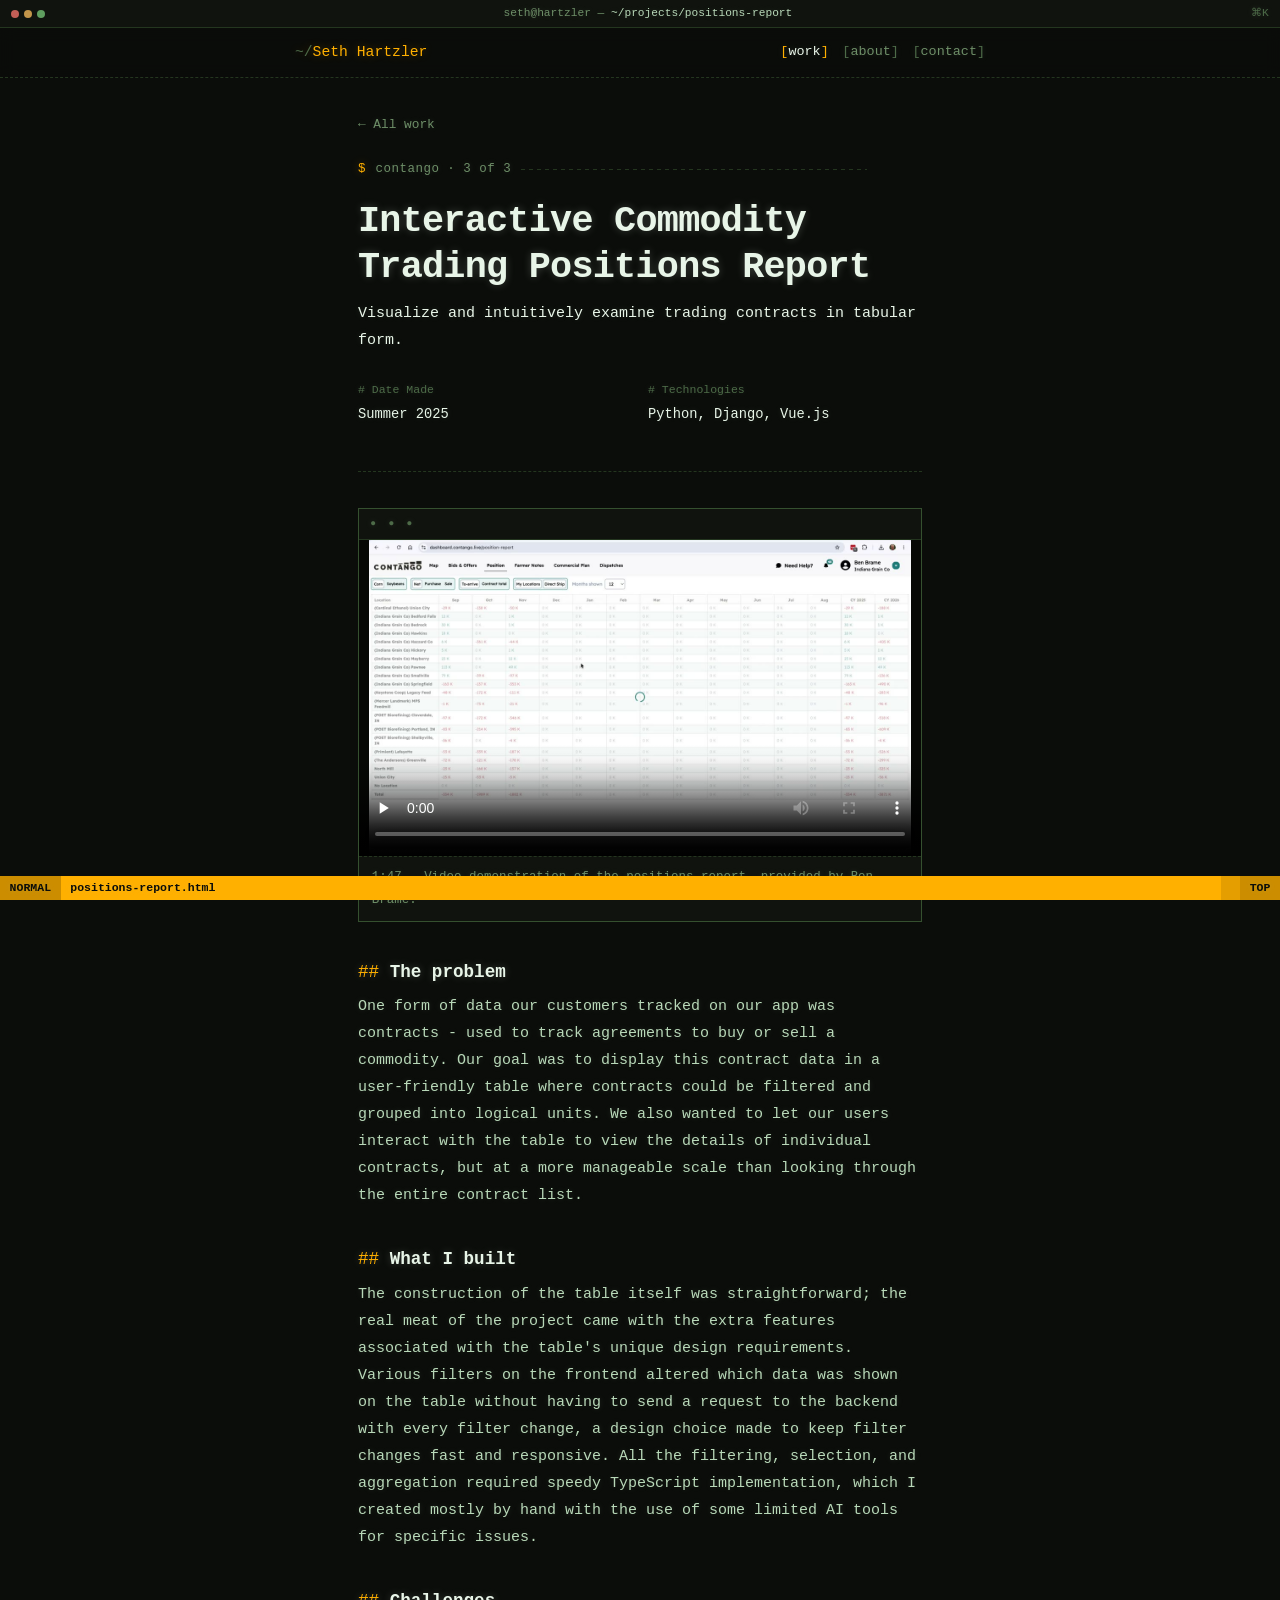
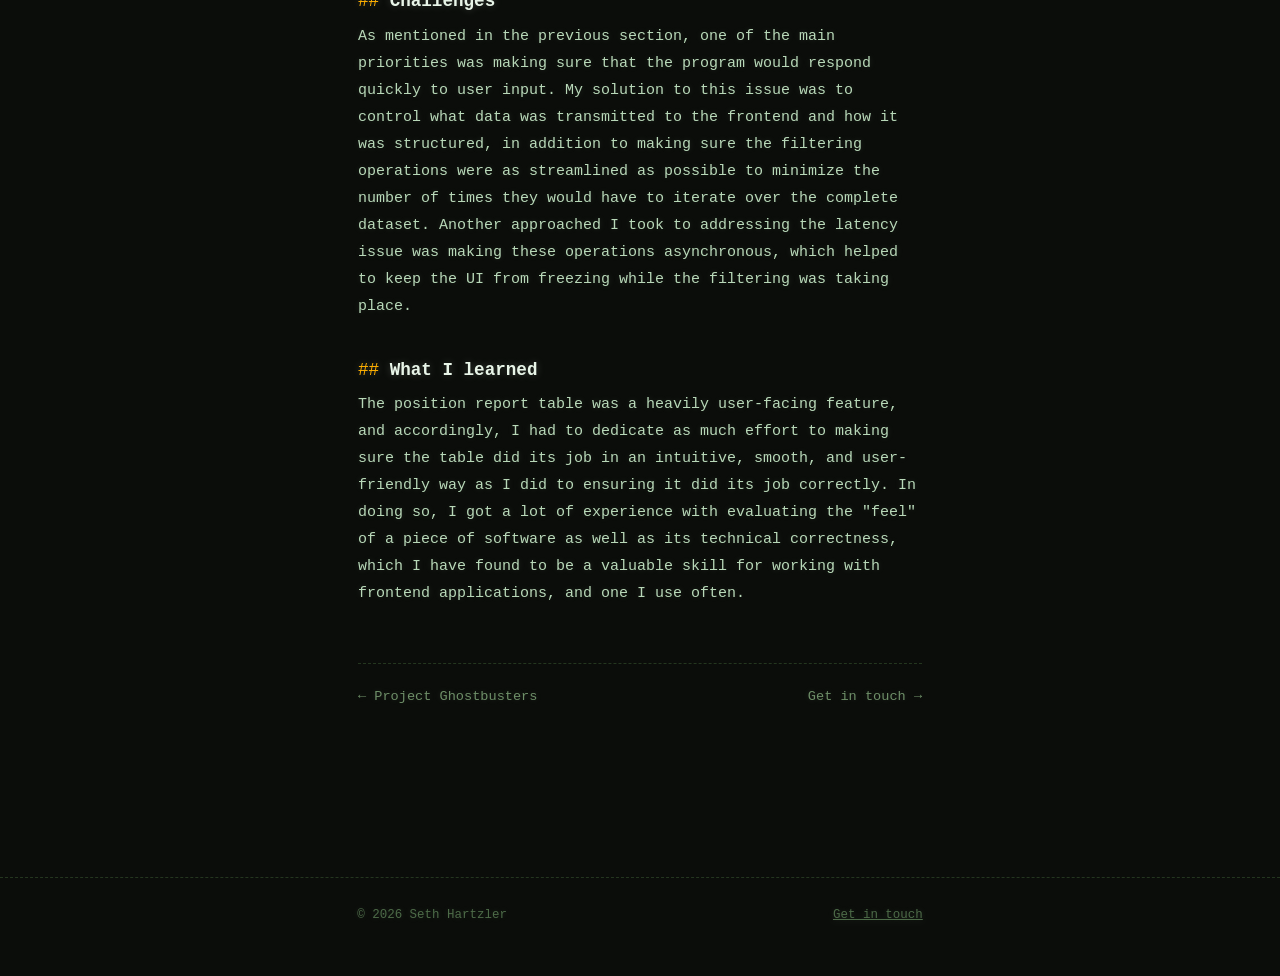
<file: projects/positions-report.html>
<!doctype html>
<html lang="en">
<head>
<meta charset="utf-8">
<meta name="viewport" content="width=device-width, initial-scale=1">
<title>Interactive Commodity Trading Positions Report — Seth Hartzler</title>
<meta name="description" content="TODO: one-sentence summary of Interactive Commodity Trading Positions Report for search results and link previews.">
<meta property="og:title" content="Interactive Commodity Trading Positions Report — Seth Hartzler">
<meta property="og:description" content="TODO: one-sentence summary.">
<meta property="og:image" content="https://TODO-domain.com/assets/img/positions-report-og.png">
<meta name="twitter:card" content="summary_large_image">
<link rel="stylesheet" href="../assets/css/site.css">
<link rel="icon" href="data:image/svg+xml,<svg xmlns='http://www.w3.org/2000/svg' viewBox='0 0 100 100'><text y='.82em' font-size='78' fill='%23ffb000' font-family='monospace'>&gt;_</text></svg>">
</head>
<body>
<a class="skip" href="#main">Skip to content</a>

<header class="site-head">
  <div class="site-head__inner">
    <a class="brand" href="../index.html#site">Seth Hartzler</a>
    <nav class="nav">
      <a href="../index.html#projects" aria-current="page">work</a>
      <a href="../about.html">about</a>
      <a href="../index.html#contact">contact</a>
    </nav>
  </div>
</header>

<main id="main">
  <div class="wrap">

    <a class="backlink" href="../index.html#projects">← All work</a>

    <!-- ================================================== HEADER ======== -->
    <header class="pj-head">
      <p class="eyebrow">Contango · 3 of 3</p>
      <h1>Interactive Commodity Trading Positions Report</h1>
      <p class="lede">Visualize and intuitively examine trading contracts in tabular form.</p>

      <dl class="pj-facts">
        <div class="pj-fact"><dt>Date Made</dt><dd>Summer 2025</dd></div>
        <div class="pj-fact"><dt>Technologies</dt><dd>Python, Django, Vue.js</dd></div>
      </dl>
    </header>

    <!-- =================================================== VIDEO ======== -->
    <!--
      Self-hosted video: drop the MP4 at assets/files/positions-report-demo.mp4 and a
      still frame at assets/img/positions-report-poster.jpg. Keep the MP4 under ~20 MB
      (H.264, 1080p, ~2 Mbps) so the page stays fast.

      To use YouTube/Loom instead, swap the <video> element for:
      <iframe src="https://www.youtube.com/embed/VIDEO_ID" title="Interactive Commodity Trading Positions Report demo"
              allowfullscreen loading="lazy"></iframe>
    -->
    <figure class="video">
      <video controls preload="none" playsinline
             poster="../assets/img/positions-report-poster.jpg">
        <source src="../assets/files/positions-report-demo.mp4" type="video/mp4">
        Your browser can't play this video.
        <a href="../assets/files/positions-report-demo.mp4">Download the demo (MP4)</a>.
      </video>
      <figcaption class="video__cap">
        1:47 - Video demonstration of the positions report, provided by Ben Brame.
      </figcaption>
    </figure>

    <!-- ==================================================== BODY ======== -->
    <div class="prose">

      <h2>The problem</h2>
      <p>
        One form of data our customers tracked on our app was contracts - used to
        track agreements to buy or sell a commodity. Our goal was to display this
        contract data in a user-friendly table where contracts could be filtered
        and grouped into logical units. We also wanted to let our users interact
        with the table to view the details of individual contracts, but at a more
        manageable scale than looking through the entire contract list.
      </p>

      <h2>What I built</h2>
      <p>
        The construction of the table itself was straightforward; the real meat of the project
        came with the extra features associated with the table's unique design
        requirements. Various filters on the frontend altered which data was shown on the
        table without having to send a request to the backend with every filter change, a
        design choice made to keep filter changes fast and responsive. All the filtering, selection, and
        aggregation required speedy TypeScript implementation, which I created mostly by hand with the
        use of some limited AI tools for specific issues.
      </p>

      <h2>Challenges</h2>
      <p>
        As mentioned in the previous section, one of the main priorities was making sure that the program
        would respond quickly to user input. My solution to this issue was to control what data was transmitted
        to the frontend and how it was structured, in addition to making sure the filtering operations were as
        streamlined as possible to minimize the number of times they would have to iterate over the complete
        dataset. Another approached I took to addressing the latency issue was making these operations
        asynchronous, which helped to keep the UI from freezing while the filtering was taking place.
      </p>

      <h2>What I learned</h2>
      <p>
        The position report table was a heavily user-facing feature, and accordingly, I had to dedicate as much effort
        to making sure the table did its job in an intuitive, smooth, and user-friendly way as I did to ensuring it
        did its job correctly. In doing so, I got a lot of experience with evaluating the "feel" of a piece of software
        as well as its technical correctness, which I have found to be a valuable skill for working with frontend applications,
        and one I use often.
      </p>

    </div>

    <nav class="pj-nav">
      <a href="project-ghostbusters.html">← Project Ghostbusters</a>
      <a href="../index.html#contact">Get in touch →</a>
    </nav>

  </div>
</main>

<footer class="site-foot">
  <div class="wrap">
    <span>© <span id="year">2026</span> Seth Hartzler</span>
    <span><a href="../index.html#contact" style="color:inherit">Get in touch</a></span>
  </div>
</footer>

<script src="../assets/js/site.js"></script>
<script src="../assets/js/terminal.js"></script>
</body>
</html>
</file>
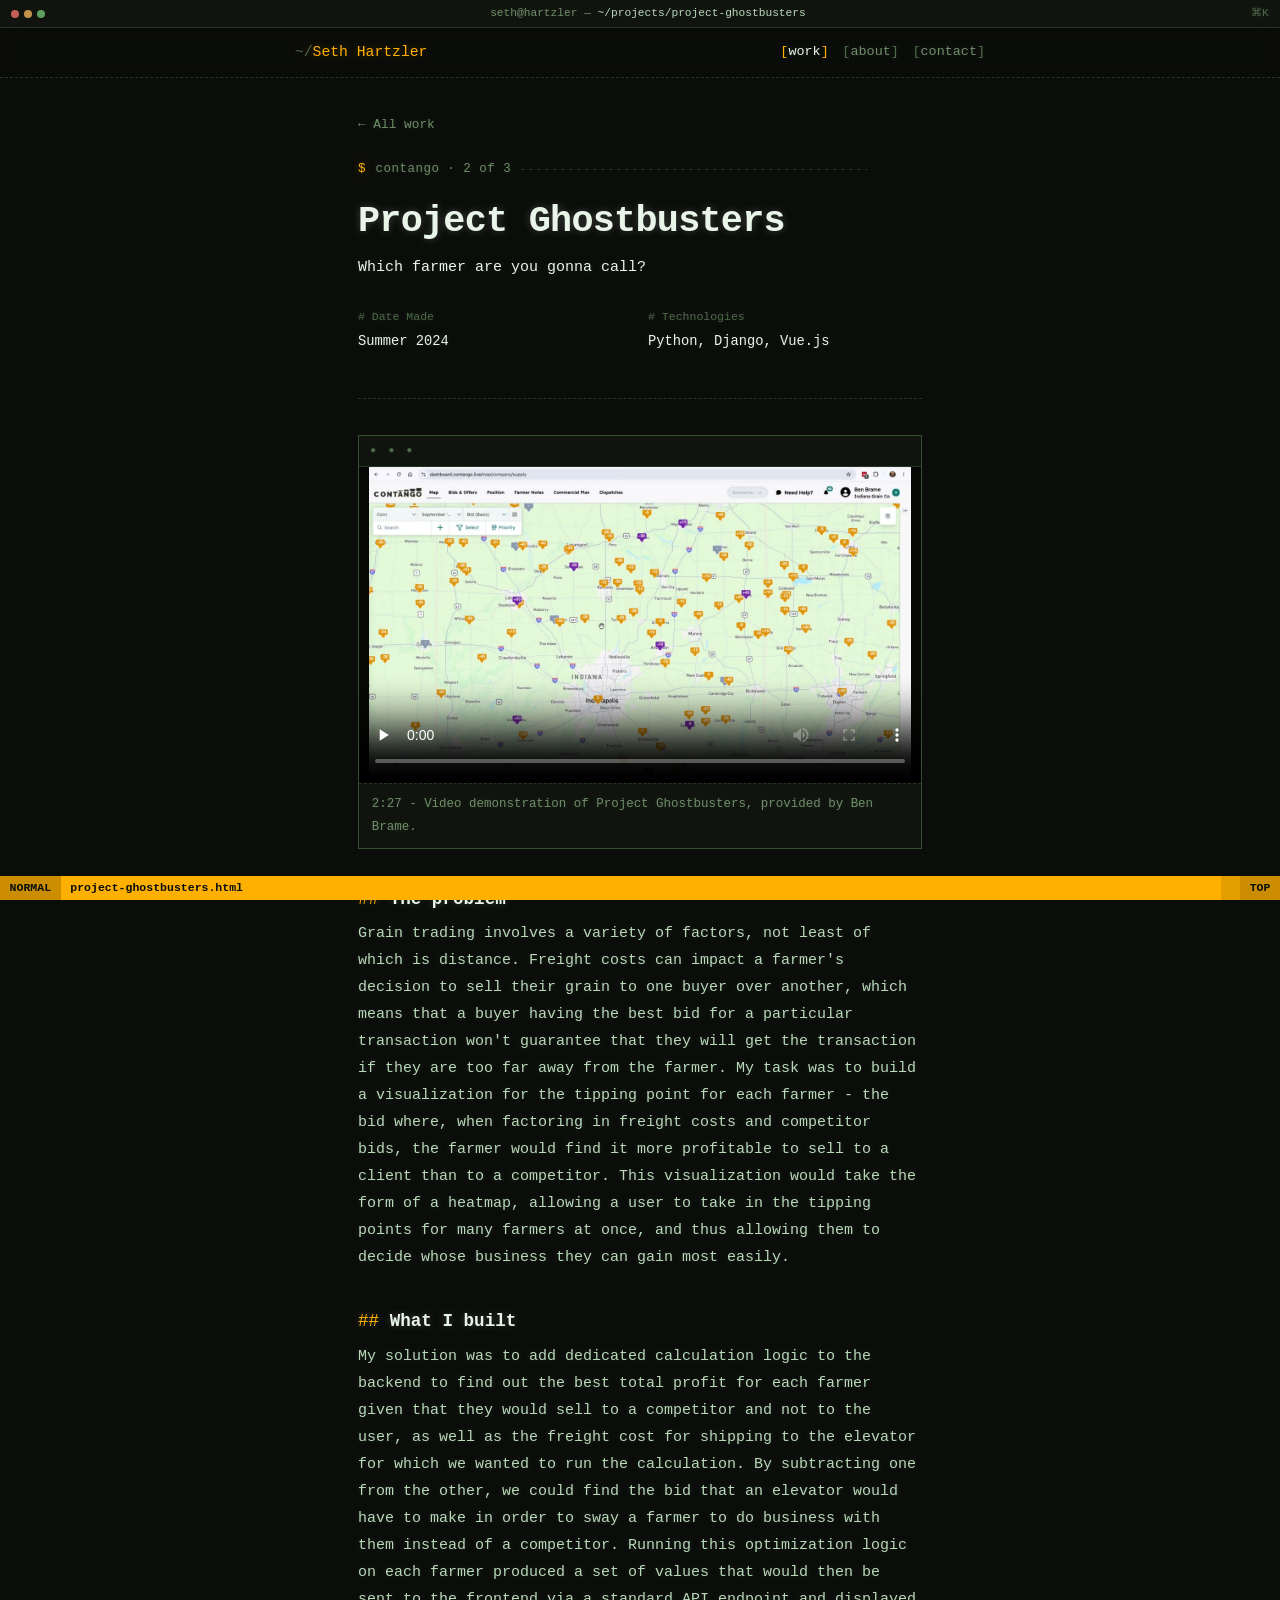
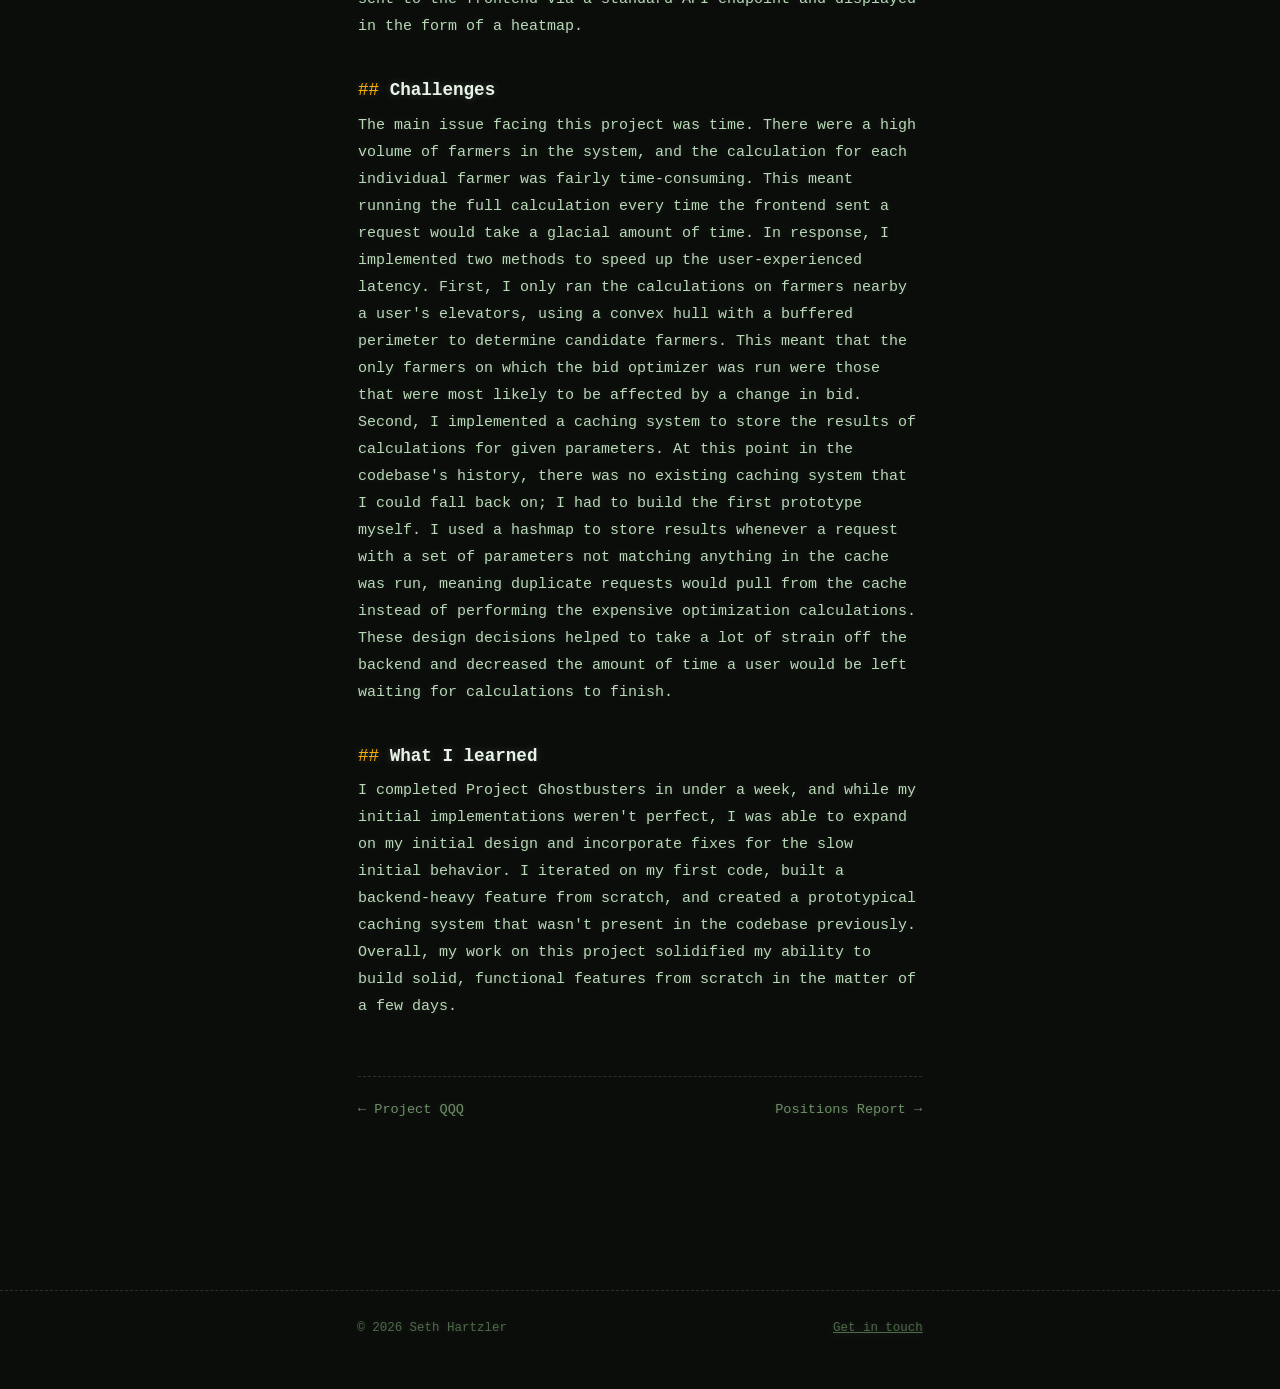
<file: projects/project-ghostbusters.html>
<!doctype html>
<html lang="en">
<head>
<meta charset="utf-8">
<meta name="viewport" content="width=device-width, initial-scale=1">
<title>Project Ghostbusters — Seth Hartzler</title>
<link rel="stylesheet" href="../assets/css/site.css">
<link rel="icon" href="data:image/svg+xml,<svg xmlns='http://www.w3.org/2000/svg' viewBox='0 0 100 100'><text y='.82em' font-size='78' fill='%23ffb000' font-family='monospace'>&gt;_</text></svg>">
</head>
<body>
<a class="skip" href="#main">Skip to content</a>

<header class="site-head">
  <div class="site-head__inner">
    <a class="brand" href="../index.html#site">Seth Hartzler</a>
    <nav class="nav">
      <a href="../index.html#projects" aria-current="page">work</a>
      <a href="../about.html">about</a>
      <a href="../index.html#contact">contact</a>
    </nav>
  </div>
</header>

<main id="main">
  <div class="wrap">

    <a class="backlink" href="../index.html#projects">← All work</a>

    <!-- ================================================== HEADER ======== -->
    <header class="pj-head">
      <p class="eyebrow">Contango · 2 of 3</p>
      <h1>Project Ghostbusters</h1>
      <p class="lede">Which farmer are you gonna call?</p>

      <dl class="pj-facts">
        <div class="pj-fact"><dt>Date Made</dt><dd>Summer 2024</dd></div>
        <div class="pj-fact"><dt>Technologies</dt><dd>Python, Django, Vue.js</dd></div>
      </dl>
    </header>

    <!-- =================================================== VIDEO ======== -->
    <!--
      Self-hosted video: drop the MP4 at assets/files/project-ghostbusters-demo.mp4 and a
      still frame at assets/img/project-ghostbusters-poster.jpg. Keep the MP4 under ~20 MB
      (H.264, 1080p, ~2 Mbps) so the page stays fast.

      To use YouTube/Loom instead, swap the <video> element for:
      <iframe src="https://www.youtube.com/embed/VIDEO_ID" title="Project Ghostbusters demo"
              allowfullscreen loading="lazy"></iframe>
    -->
    <figure class="video">
      <video controls preload="none" playsinline
             poster="../assets/img/project-ghostbusters-poster.jpg">
        <source src="../assets/files/project-ghostbusters-demo.mp4" type="video/mp4">
        Your browser can't play this video.
        <a href="../assets/files/project-ghostbusters-demo.mp4">Download the demo (MP4)</a>.
      </video>
      <figcaption class="video__cap">
        2:27 - Video demonstration of Project Ghostbusters, provided by Ben Brame.
      </figcaption>
    </figure>

    <!-- ==================================================== BODY ======== -->
    <div class="prose">

      <h2>The problem</h2>
      <p>
        Grain trading involves a variety of factors, not least of which is distance.
        Freight costs can impact a farmer's decision to sell their grain to one buyer
        over another, which means that a buyer having the best bid for a particular
        transaction won't guarantee that they will get the transaction if they are too
        far away from the farmer. My task was to build a visualization for the tipping
        point for each farmer - the bid where, when factoring in freight costs and competitor
        bids, the farmer would find it more profitable to sell to a client than to a
        competitor. This visualization would take the form of a heatmap, allowing a user to
        take in the tipping points for many farmers at once, and thus allowing them to decide
        whose business they can gain most easily.
      </p>

      <h2>What I built</h2>
      <p>
        My solution was to add dedicated calculation logic to the backend to find
        out the best total profit for each farmer given that they would sell to a competitor
        and not to the user, as well as the freight cost for shipping to the elevator for which
        we wanted to run the calculation. By subtracting one from the other, we could find the
        bid that an elevator would have to make in order to sway a farmer to do business with them
        instead of a competitor. Running this optimization logic on each farmer produced a set of values
        that would then be sent to the frontend via a standard API endpoint and displayed in the form of a heatmap.
      </p>

      <h2>Challenges</h2>
      <p>
        The main issue facing this project was time. There were a high volume of farmers in the system,
        and the calculation for each individual farmer was fairly time-consuming. This meant running the
        full calculation every time the frontend sent a request would take a glacial amount of time.
        In response, I implemented two
        methods to speed up the user-experienced latency. First, I only ran the calculations on farmers
        nearby a user's elevators, using a convex hull with a buffered perimeter to determine candidate farmers.
        This meant that the only farmers on which the bid optimizer was run were those that were most likely to be
        affected by a change in bid.
        Second, I implemented a caching system to store
        the results of calculations for given parameters. At this point in the codebase's history, there was no
        existing caching system that I could fall back on; I had to build the first prototype myself. 
        I used a hashmap to store results whenever a request with a set of parameters not matching anything in the cache
        was run, meaning duplicate requests would pull from the cache instead of performing the expensive optimization
        calculations. These design decisions helped to take
        a lot of strain off the backend and decreased the amount of time a user would be left waiting
        for calculations to finish.
      </p>

      <h2>What I learned</h2>
      <p>
        I completed Project Ghostbusters in under a week, and while my initial implementations weren't
        perfect, I was able to expand on my initial design and incorporate fixes for the slow initial behavior. I iterated on
        my first code, built a backend-heavy feature from scratch, and created a prototypical caching system that wasn't
        present in the codebase previously. Overall, my work on this project solidified my ability to build solid, functional
        features from scratch in the matter of a few days.
      </p>

    </div>

    <nav class="pj-nav">
      <a href="project-qqq.html">← Project QQQ</a>
      <a href="positions-report.html">Positions Report →</a>
    </nav>

  </div>
</main>

<footer class="site-foot">
  <div class="wrap">
    <span>© <span id="year">2026</span> Seth Hartzler</span>
    <span><a href="../index.html#contact" style="color:inherit">Get in touch</a></span>
  </div>
</footer>

<script src="../assets/js/site.js"></script>
<script src="../assets/js/terminal.js"></script>
</body>
</html>
</file>
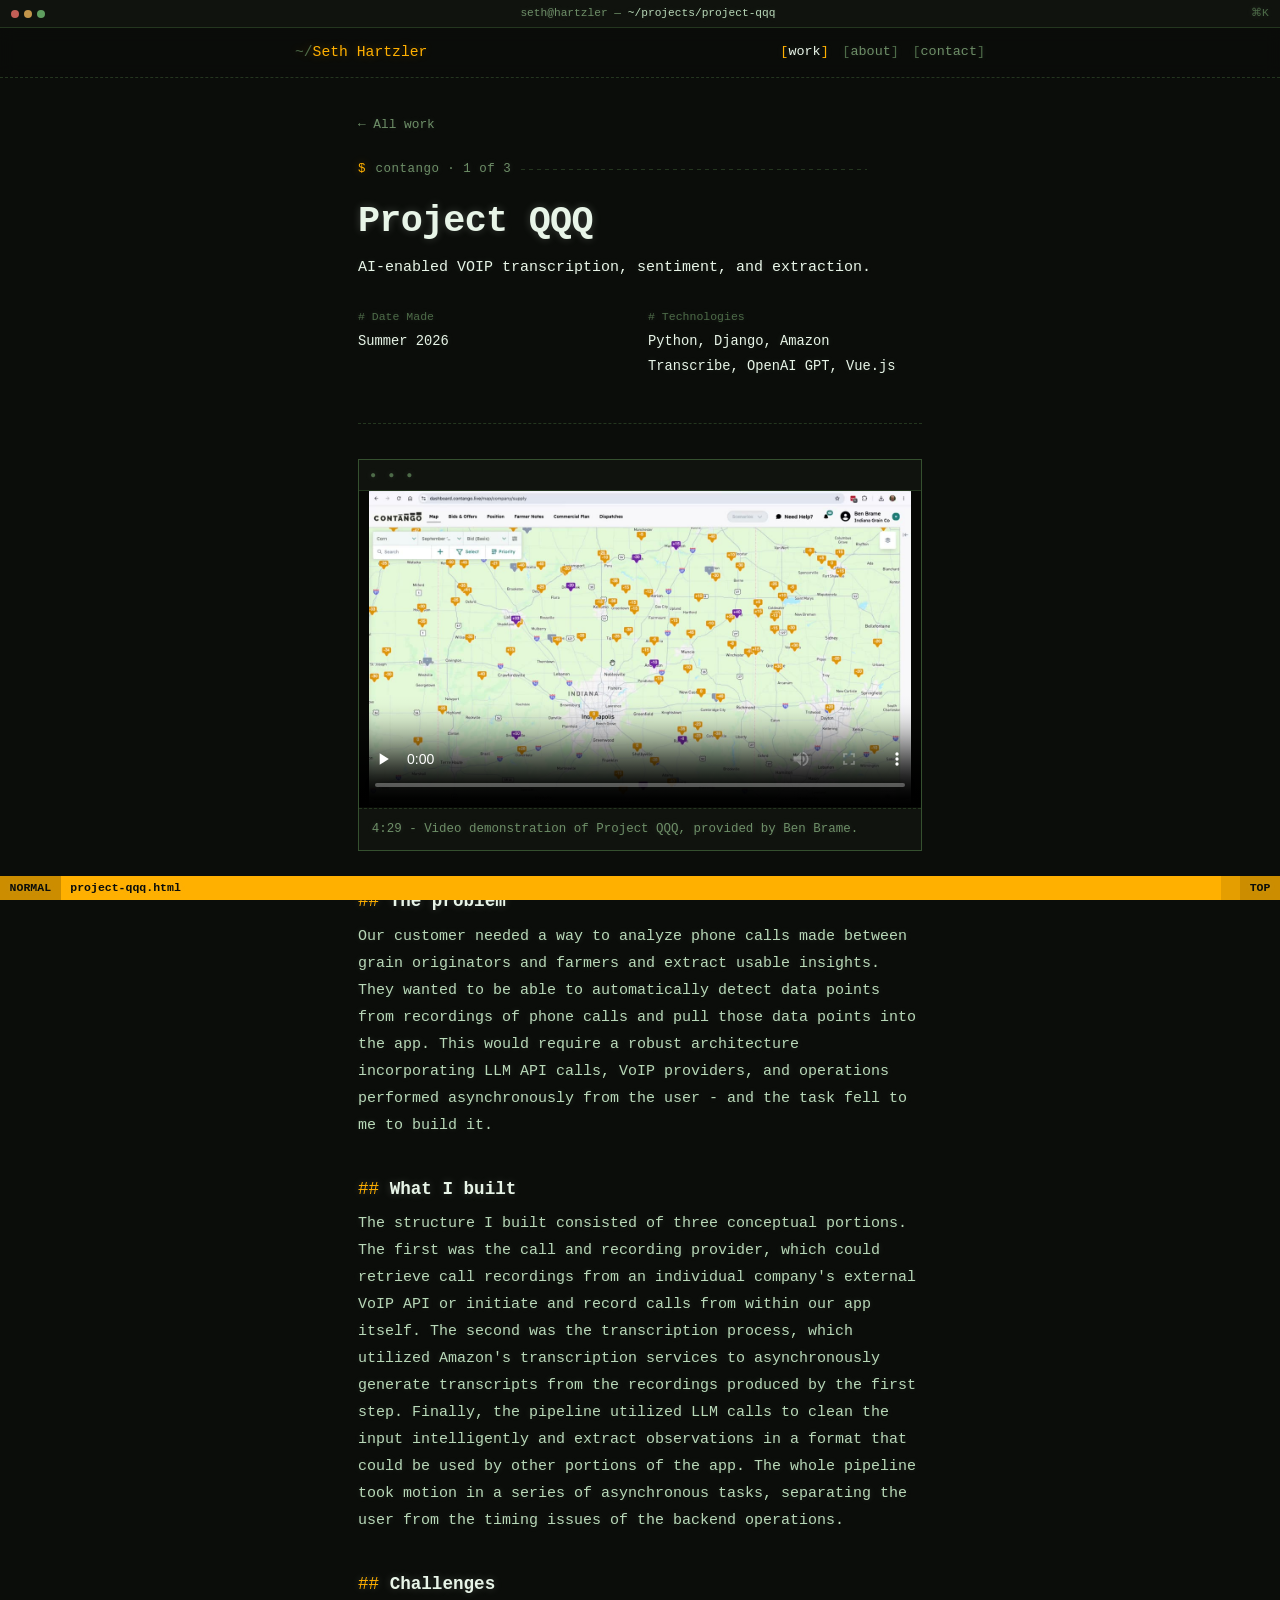
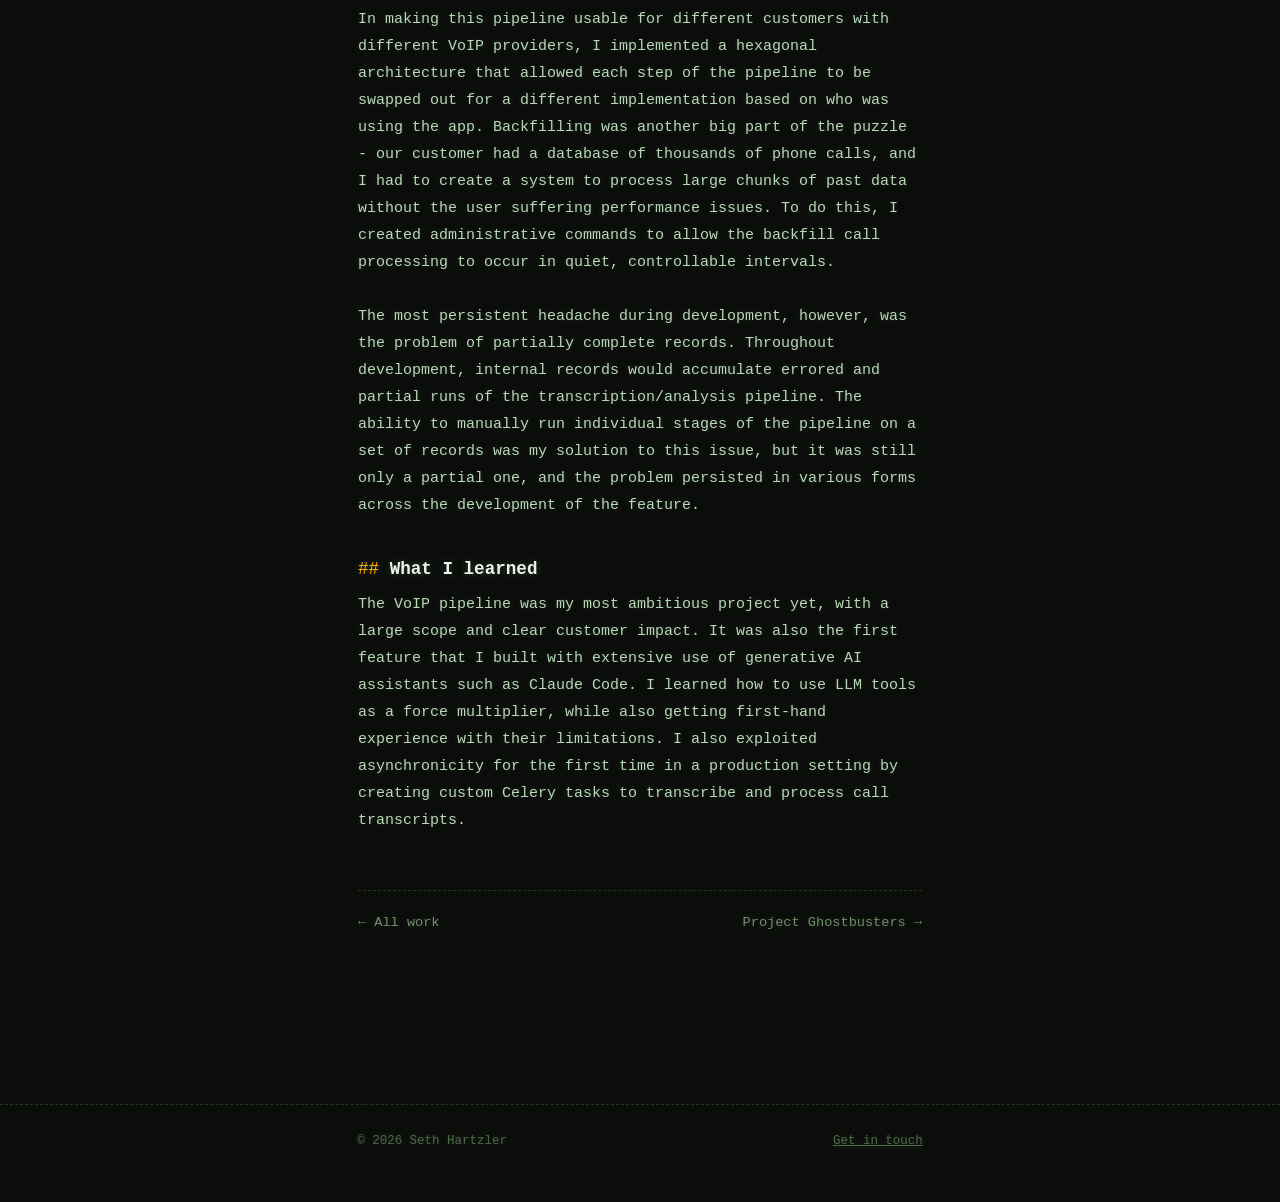
<file: projects/project-qqq.html>
<!doctype html>
<html lang="en">
<head>
<meta charset="utf-8">
<meta name="viewport" content="width=device-width, initial-scale=1">
<title>Project QQQ — Seth Hartzler</title>
<link rel="stylesheet" href="../assets/css/site.css">
<link rel="icon" href="data:image/svg+xml,<svg xmlns='http://www.w3.org/2000/svg' viewBox='0 0 100 100'><text y='.82em' font-size='78' fill='%23ffb000' font-family='monospace'>&gt;_</text></svg>">
</head>
<body>
<a class="skip" href="#main">Skip to content</a>

<header class="site-head">
  <div class="site-head__inner">
    <a class="brand" href="../index.html#site">Seth Hartzler</a>
    <nav class="nav">
      <a href="../index.html#projects" aria-current="page">work</a>
      <a href="../about.html">about</a>
      <a href="../index.html#contact">contact</a>
    </nav>
  </div>
</header>

<main id="main">
  <div class="wrap">

    <a class="backlink" href="../index.html#projects">← All work</a>

    <!-- ================================================== HEADER ======== -->
    <header class="pj-head">
      <p class="eyebrow">Contango · 1 of 3</p>
      <h1>Project QQQ</h1>
      <p class="lede">AI-enabled VOIP transcription, sentiment, and extraction.</p>

      <dl class="pj-facts">
        <div class="pj-fact"><dt>Date Made</dt><dd>Summer 2026</dd></div>
        <div class="pj-fact"><dt>Technologies</dt><dd>Python, Django, Amazon Transcribe, OpenAI GPT, Vue.js</dd></div>
      </dl>
    </header>

    <!-- =================================================== VIDEO ======== -->
    <!--
      Self-hosted video: drop the MP4 at assets/files/project-qqq-demo.mp4 and a
      still frame at assets/img/project-qqq-poster.jpg. Keep the MP4 under ~20 MB
      (H.264, 1080p, ~2 Mbps) so the page stays fast.

      To use YouTube/Loom instead, swap the <video> element for:
      <iframe src="https://www.youtube.com/embed/VIDEO_ID" title="Project QQQ demo"
              allowfullscreen loading="lazy"></iframe>
    -->
    <figure class="video">
      <video controls preload="none" playsinline
             poster="../assets/img/project-qqq-poster.jpg">
        <source src="../assets/files/project-qqq-demo.mp4" type="video/mp4">
        Your browser can't play this video.
        <a href="../assets/files/project-qqq-demo.mp4">Download the demo (MP4)</a>.
      </video>
      <figcaption class="video__cap">
        4:29 - Video demonstration of Project QQQ, provided by Ben Brame.
      </figcaption>
    </figure>

    <!-- ==================================================== BODY ======== -->
    <div class="prose">

      <h2>The problem</h2>
      <p>
        Our customer needed a way to analyze phone calls made between grain
        originators and farmers and extract usable insights. They wanted to
        be able to automatically detect data points from recordings of phone
        calls and pull those data points into the app. This would require a
        robust architecture incorporating LLM API calls, VoIP providers, and
        operations performed asynchronously from the user - and the task fell
        to me to build it.
      </p>

      <h2>What I built</h2>
      <p>
        The structure I built consisted of three conceptual portions. The first
        was the call and recording provider, which could retrieve call recordings
        from an individual company's external VoIP API or initiate and record calls
        from within our app itself. The second was the transcription process, which
        utilized Amazon's transcription services to asynchronously generate transcripts
        from the recordings produced by the first step. Finally, the pipeline utilized
        LLM calls to clean the input intelligently and extract observations in a format
        that could be used by other portions of the app. The whole pipeline took motion
        in a series of asynchronous tasks, separating the user from the timing issues of
        the backend operations.
      </p>

      <h2>Challenges</h2>
      <p>
        In making this pipeline usable for different customers with different VoIP providers,
        I implemented a hexagonal architecture that allowed each step of the pipeline to be
        swapped out for a different implementation based on who was using the app. Backfilling
        was another big part of the puzzle - our customer had a database of thousands of phone
        calls, and I had to create a system to process large chunks of past data without the
        user suffering performance issues. To do this, I created administrative commands to
        allow the backfill call processing to occur in quiet, controllable intervals.
        <br>
        <br>
        The most persistent headache during development, however, was the problem of partially
        complete records. Throughout development, internal records would accumulate errored and
        partial runs of the transcription/analysis pipeline. The ability to manually run individual
        stages of the pipeline on a set of records was my solution to this issue, but it was still
        only a partial one, and the problem persisted in various forms across the development of the
        feature.
      </p>

      <h2>What I learned</h2>
      <p>The VoIP pipeline was my most ambitious project yet, with a large scope
        and clear customer impact. It was also the first feature that I built with
        extensive use of generative AI assistants such as Claude Code. I learned
        how to use LLM tools as a force multiplier, while also getting first-hand
        experience with their limitations. I also exploited asynchronicity for the
        first time in a production setting by creating custom Celery tasks to
        transcribe and process call transcripts.</p>

    </div>

    <nav class="pj-nav">
      <a href="../index.html#projects">← All work</a>
      <a href="project-ghostbusters.html">Project Ghostbusters →</a>
    </nav>

  </div>
</main>

<footer class="site-foot">
  <div class="wrap">
    <span>© <span id="year">2026</span> Seth Hartzler</span>
    <span><a href="../index.html#contact" style="color:inherit">Get in touch</a></span>
  </div>
</footer>

<script src="../assets/js/site.js"></script>
<script src="../assets/js/terminal.js"></script>
</body>
</html>
</file>
<file: assets/css/site.css>
/* ==========================================================================
   Seth Hartzler — portfolio
   Design system: TERMINAL. Committed single theme (phosphor on near-black).
   No build step, no dependencies, no webfonts.

   Two deliberate constraints:
     · Everything is monospace, but prose is tuned (15px / 1.8 / 68ch) so the
       long project write-ups stay readable rather than authentically painful.
     · A real print stylesheet at the bottom flips the whole site to black-on-
       white, because recruiters print things and phosphor-on-black does not.
   ========================================================================== */

:root{
  /* ground */
  --bg:#0b0d0a;
  --bg-raised:#10130e;
  --bg-sunken:#070805;

  /* phosphor */
  --text:#b8d8b8;        /* body */
  --text-bright:#e8f5e8; /* headings, emphasis */
  --text-mute:#6e8f68;   /* secondary — 5.4:1 on --bg, passes AA */
  --text-dim:#4d6b48;    /* decoration only, never sole carrier of meaning */

  /* amber — the single accent. Used sparingly: it means "act here". */
  --amber:#ffb000;
  --amber-dim:#4a3a10;

  --rule:#24361f;
  --rule-firm:#35502f;

  --mono:ui-monospace,SFMono-Regular,"SF Mono",Menlo,Consolas,"Liberation Mono",monospace;

  --measure:68ch;
  --gutter:1.5rem;
}

/* --- reset ---------------------------------------------------------------- */
*,*::before,*::after{box-sizing:border-box}
html{-webkit-text-size-adjust:100%;scroll-behavior:smooth}
@media (prefers-reduced-motion:reduce){
  html{scroll-behavior:auto}
  *,*::before,*::after{animation:none!important;transition-duration:.01ms!important}
}
body{
  margin:0;
  background:var(--bg);
  color:var(--text);
  font-family:var(--mono);
  font-size:15px;
  line-height:1.8;
  -webkit-font-smoothing:antialiased;
}
img,video{max-width:100%;height:auto;display:block}
a{color:inherit}

/* --- layout --------------------------------------------------------------- */
.wrap{max-width:var(--measure);margin:0 auto;padding:0 var(--gutter)}
.wrap--wide{max-width:82ch}
main{padding-bottom:6rem}
section+section{margin-top:4rem}

/* --- header --------------------------------------------------------------- */
.site-head{
  position:sticky;top:0;z-index:50;
  background:rgba(11,13,10,.92);
  backdrop-filter:blur(8px);
  border-bottom:1px dashed var(--rule);
}
.site-head__inner{
  max-width:82ch;margin:0 auto;padding:.7rem var(--gutter);
  display:flex;align-items:center;gap:1.1rem;
}
.brand{text-decoration:none;margin-right:auto;color:var(--amber);font-size:.92rem}
.brand::before{content:"~/";color:var(--text-dim)}
.brand:hover{color:var(--text-bright)}

.nav{display:flex;gap:.85rem;align-items:center}
.nav a{text-decoration:none;color:var(--text-mute);font-size:.84rem}
.nav a::before{content:"[";color:var(--text-dim)}
.nav a::after{content:"]";color:var(--text-dim)}
.nav a:hover{color:var(--text-bright)}
.nav a:hover::before,.nav a:hover::after{color:var(--amber)}
.nav a[aria-current="page"]{color:var(--text-bright)}
.nav a[aria-current="page"]::before,
.nav a[aria-current="page"]::after{color:var(--amber)}
@media (max-width:34rem){
  .site-head__inner{gap:.7rem}
  .nav{gap:.55rem}
  .nav a{font-size:.78rem}
}

/* --- type ----------------------------------------------------------------- */
h1,h2,h3{line-height:1.25;margin:0 0 .6rem;color:var(--text-bright);font-weight:700}
h1{font-size:clamp(1.7rem,5vw,2.3rem);letter-spacing:-.02em}
h2{font-size:1.15rem}
h3{font-size:1rem}
p{margin:0 0 1.2rem;max-width:var(--measure)}
p.lede{color:var(--text-bright)}
strong{color:var(--text-bright);font-weight:700}
em{color:var(--text-bright);font-style:normal;text-decoration:underline;
   text-decoration-color:var(--amber-dim);text-underline-offset:3px}

/* section labels read as commands: `$ experience` ------------------------- */
.eyebrow{
  font-size:.78rem;letter-spacing:.04em;text-transform:lowercase;
  color:var(--text-mute);margin:0 0 1.1rem;
  display:flex;align-items:center;gap:.6rem;
}
.eyebrow::before{content:"$";color:var(--amber);flex:none}
.eyebrow::after{content:"";flex:1;height:1px;
  background:repeating-linear-gradient(90deg,var(--rule) 0 4px,transparent 4px 8px)}

.link{color:var(--amber);text-decoration:none;border-bottom:1px solid var(--amber-dim)}
.link:hover{border-bottom-color:var(--amber)}

/* --- hero ----------------------------------------------------------------- */
.hero{padding:3.5rem 0 0}
.hero h1{margin-bottom:.9rem}
.hero h1::after{
  content:"\2588";color:var(--amber);font-weight:400;margin-left:.15em;
  animation:cursor 1.05s steps(1) infinite;
}
@keyframes cursor{0%,50%{opacity:1}51%,100%{opacity:0}}
.hero .lede{max-width:62ch}
.hero__meta{
  font-size:.8rem;color:var(--text-mute);
  display:flex;flex-direction:column;gap:.15rem;margin-top:1.5rem;
}
.hero__meta span::before{content:"# ";color:var(--text-dim)}

.actions{display:flex;flex-wrap:wrap;gap:.5rem;margin-top:1.8rem}
.btn{
  display:inline-flex;align-items:center;gap:.4rem;
  padding:.4rem .8rem;font-size:.84rem;text-decoration:none;
  border:1px solid var(--rule-firm);color:var(--text);background:transparent;
  transition:border-color .15s,color .15s;
}
.btn:hover{border-color:var(--text-mute);color:var(--text-bright)}
.btn--primary{border-color:var(--amber);color:var(--amber)}
.btn--primary:hover{background:var(--amber);color:#0b0d0a;border-color:var(--amber)}

/* --- experience ----------------------------------------------------------- */
.role{
  display:grid;grid-template-columns:11ch 1fr;gap:0 1.5rem;
  padding:1.3rem 0;border-top:1px dashed var(--rule);
}
.role:last-child{border-bottom:1px dashed var(--rule)}
.role__when{font-size:.8rem;color:var(--text-mute);padding-top:.2rem;
            font-variant-numeric:tabular-nums}
.role__title{margin:0 0 .1rem;font-size:1rem}
.role__title::before{content:"> ";color:var(--amber)}
.role__org{font-size:.82rem;color:var(--text-mute);margin:0 0 .8rem}
.role__org a{color:var(--text);text-decoration:none;border-bottom:1px solid var(--rule-firm)}
.role__org a:hover{color:var(--amber);border-bottom-color:var(--amber)}
.role p:last-child{margin-bottom:0}
.role ul{margin:0;padding-left:0;list-style:none}
.role li{margin-bottom:.4rem;padding-left:1.4rem;position:relative}
.role li::before{content:"·";position:absolute;left:.45rem;color:var(--amber)}
@media (max-width:34rem){
  .role{grid-template-columns:1fr}
  .role__when{padding-top:0;margin-bottom:.35rem}
}

/* --- project list --------------------------------------------------------- */
.projects{display:grid;gap:0}
.project{
  display:block;text-decoration:none;
  padding:1.2rem 0;border-top:1px dashed var(--rule);
}
.project:last-child{border-bottom:1px dashed var(--rule)}
.project__row{display:flex;align-items:baseline;gap:.6rem}
.project__name{font-size:1rem;color:var(--text-bright);font-weight:700}
.project__name::before{content:"> ";color:var(--amber);font-weight:400}
.project__arrow{margin-left:auto;color:var(--text-dim);transition:transform .18s ease,color .18s}
.project:hover .project__name{color:var(--amber)}
.project:hover .project__arrow{transform:translateX(4px);color:var(--amber)}
.project__desc{color:var(--text);margin:.35rem 0 .7rem;font-size:.9rem;
               padding-left:2ch;max-width:62ch}
.project__tags{display:flex;flex-wrap:wrap;gap:.5rem;padding-left:2ch}

.tag{font-size:.76rem;color:var(--text-mute)}
.tag::before{content:"[";color:var(--text-dim)}
.tag::after{content:"]";color:var(--text-dim)}
.tag--video{color:var(--amber)}
.tag--video::before,.tag--video::after{color:var(--amber-dim)}

/* --- project page --------------------------------------------------------- */
.backlink{font-size:.8rem;color:var(--text-mute);text-decoration:none;
          display:inline-block;margin:2.2rem 0 1.4rem}
.backlink:hover{color:var(--amber)}

.pj-head{padding-bottom:1.8rem;border-bottom:1px dashed var(--rule)}
.pj-facts{display:grid;grid-template-columns:repeat(auto-fit,minmax(16ch,1fr));
          gap:1rem;margin-top:1.6rem}
.pj-fact dt{font-size:.72rem;color:var(--text-dim);margin-bottom:.15rem}
.pj-fact dt::before{content:"# "}
.pj-fact dd{margin:0;font-size:.86rem;color:var(--text-bright)}

/* video: framed like a terminal window ------------------------------------ */
.video{margin:2.2rem 0;border:1px solid var(--rule-firm);background:var(--bg-sunken)}
.video::before{
  content:"● ● ●";display:block;font-size:.6rem;letter-spacing:.35em;
  color:var(--text-dim);padding:.4rem .7rem;border-bottom:1px solid var(--rule);
  background:var(--bg-raised);
}
.video video,.video iframe{width:100%;display:block;aspect-ratio:16/9;border:0}
.video__cap{font-size:.78rem;color:var(--text-mute);padding:.6rem .8rem;
            border-top:1px dashed var(--rule);background:var(--bg-raised)}

/* prose: the readability concession --------------------------------------- */
.prose{max-width:var(--measure)}
.prose h2{margin-top:2.5rem;font-size:1.1rem}
.prose h2::before{content:"## ";color:var(--amber);font-weight:400}
.prose h3{margin-top:1.8rem;font-size:.96rem}
.prose h3::before{content:"### ";color:var(--text-dim);font-weight:400}
.prose ul,.prose ol{padding-left:0;list-style:none}
.prose ul li{margin-bottom:.5rem;padding-left:1.6rem;position:relative}
.prose ul li::before{content:"-";position:absolute;left:.45rem;color:var(--amber)}
.prose ol{counter-reset:n}
.prose ol li{margin-bottom:.5rem;padding-left:2.2rem;position:relative;counter-increment:n}
.prose ol li::before{content:counter(n)".";position:absolute;left:.3rem;color:var(--amber);
                     font-variant-numeric:tabular-nums}
.prose code{background:var(--bg-raised);border:1px solid var(--rule);padding:.05em .3em;
            color:var(--text-bright)}
.prose blockquote{margin:1.4rem 0;padding:.1rem 0 .1rem 1rem;
                  border-left:2px solid var(--amber);color:var(--text-mute)}

.pj-nav{display:flex;justify-content:space-between;gap:1rem;
        margin-top:3.5rem;padding-top:1.3rem;border-top:1px dashed var(--rule);font-size:.85rem}
.pj-nav a{color:var(--text-mute);text-decoration:none}
.pj-nav a:hover{color:var(--amber)}

/* --- TODO callout: a commented-out block --------------------------------- */
.todo{
  border:1px dashed var(--rule-firm);background:var(--bg-raised);
  padding:.8rem 1rem;margin:1.2rem 0;font-size:.84rem;color:var(--text-mute);
  max-width:var(--measure);
}
.todo::before{
  content:"// TODO";display:block;color:var(--amber);font-size:.74rem;
  letter-spacing:.06em;margin-bottom:.3rem;
}
.todo p{margin:0;max-width:none}
.todo p+p{margin-top:.5rem}

/* --- contact / footer ----------------------------------------------------- */
.contact-links{display:flex;flex-direction:column;gap:.35rem;margin-top:1rem}
.contact-links a{font-size:.9rem;text-decoration:none;color:var(--text);width:max-content}
.contact-links a::before{content:"→ ";color:var(--amber)}
.contact-links a:hover{color:var(--amber)}

.site-foot{
  border-top:1px dashed var(--rule);margin-top:4.5rem;padding:1.6rem 0;
  font-size:.78rem;color:var(--text-dim);
}
.site-foot .wrap{max-width:82ch;display:flex;justify-content:space-between;
                 gap:1rem;flex-wrap:wrap}

/* --- a11y ----------------------------------------------------------------- */
.skip{position:absolute;left:-9999px;top:0;background:var(--amber);color:#0b0d0a;
      padding:.45rem .85rem;z-index:100;text-decoration:none}
.skip:focus{left:.5rem;top:.5rem}
:focus-visible{outline:2px solid var(--amber);outline-offset:3px}
::selection{background:var(--amber);color:#0b0d0a}

/* ==========================================================================
   PRINT — the whole point of this block: a recruiter hitting Cmd+P gets a
   clean black-on-white document, not forty sheets of black toner.
   ========================================================================== */
@media print{
  :root{
    --bg:#fff;--bg-raised:#fff;--bg-sunken:#fff;
    --text:#000;--text-bright:#000;--text-mute:#444;--text-dim:#666;
    --amber:#000;--amber-dim:#999;--rule:#bbb;--rule-firm:#888;
  }
  body{background:#fff;color:#000;font-size:10.5pt;line-height:1.5}
  .site-head,.site-foot,.video,.skip,.backlink,.pj-nav,.actions{display:none}
  .hero h1::after{display:none}          /* no blinking cursor on paper */
  .wrap,.wrap--wide,.prose,p{max-width:none}
  .hero{padding-top:0}
  a{text-decoration:none}
  .link,.role__org a{border:0}
  /* spell out link targets, since a printed page can't be clicked */
  .contact-links a::after{content:" (" attr(href) ")";font-size:9pt;color:#555}
  .todo{border:1px solid #bbb}
  section+section{margin-top:1.5rem}
  .role,.project{break-inside:avoid}
}

/* ==========================================================================
   TERMINAL IDIOMS
   Window chrome, the vim-style bottom bar (status line AND command prompt —
   one line doing both jobs, the way vim does), the command palette, git-log
   experience, and phosphor glow.

   The chrome, bar and palette are injected by terminal.js rather than
   duplicated into six HTML files. They are progressive enhancement: with JS
   off the site is exactly what it was.
   ========================================================================== */

:root{ --winbar:28px; --statusbar:24px; }

/* --- 18 · phosphor glow ---------------------------------------------------
   A faint shadow in each element's own hue. Enough to warm the page; not
   enough to soften an edge. Dropped entirely for print. */
body{text-shadow:0 0 6px rgba(184,216,184,.16)}
h1,h2,h3,strong,.text-bright{text-shadow:0 0 9px rgba(232,245,232,.22)}
.brand,.btn--primary,.tag--video,.eyebrow::before,.project__name::before{
  text-shadow:0 0 10px rgba(255,176,0,.30)}

/* --- 01 · window chrome --------------------------------------------------- */
body.has-chrome{padding-top:var(--winbar);padding-bottom:var(--statusbar)}
.win-bar{
  position:fixed;top:0;left:0;right:0;height:var(--winbar);z-index:90;
  display:flex;align-items:center;gap:.5rem;padding:0 .7rem;
  background:var(--bg-raised);border-bottom:1px solid var(--rule);
  font-size:.7rem;color:var(--text-dim);
}
.win-dots{display:flex;gap:.3rem;flex:none}
.win-dots i{width:8px;height:8px;border-radius:50%;display:block}
.win-dots i:nth-child(1){background:#c25f57}
.win-dots i:nth-child(2){background:#c2954a}
.win-dots i:nth-child(3){background:#5f9e5f}
.win-title{margin:0 auto;color:var(--text-mute);white-space:nowrap;overflow:hidden;
           text-overflow:ellipsis;max-width:70%}
.win-title b{color:var(--text);font-weight:400}
.win-hint{flex:none;color:var(--text-dim)}
@media (max-width:40rem){.win-hint{display:none}}

/* the sticky page header sits below the title bar */
.site-head{top:var(--winbar)}

/* --- 03 + 05 · the bottom bar --------------------------------------------
   Status by default; press : or / and it becomes the command prompt. */
.bar{
  position:fixed;left:0;right:0;bottom:0;z-index:95;height:var(--statusbar);
  display:flex;align-items:stretch;font-size:.72rem;
  background:var(--amber);color:#0b0d0a;
}
.bar__mode{padding:0 .6rem;display:flex;align-items:center;font-weight:700;
           background:rgba(0,0,0,.20);flex:none}
.bar__file{padding:0 .6rem;display:flex;align-items:center;font-weight:600;
           white-space:nowrap;overflow:hidden;text-overflow:ellipsis}
.bar__sect{padding:0 .6rem;display:flex;align-items:center;margin-left:auto;
           background:rgba(0,0,0,.10);white-space:nowrap;flex:none}
.bar__pct{padding:0 .6rem;display:flex;align-items:center;font-weight:700;
          background:rgba(0,0,0,.20);flex:none;font-variant-numeric:tabular-nums}
@media (max-width:44rem){.bar__sect{display:none}}

/* command mode: the bar goes dark and grows a prompt */
.bar.cmd{background:var(--bg-sunken);color:var(--text);
         border-top:1px solid var(--rule-firm);height:auto;min-height:var(--statusbar);
         flex-direction:column;align-items:stretch}
.bar.cmd .bar__mode,.bar.cmd .bar__file,.bar.cmd .bar__sect,.bar.cmd .bar__pct{display:none}
.bar__cli{display:none;padding:.25rem .6rem;align-items:center;gap:.4rem}
.bar.cmd .bar__cli{display:flex}
.bar__ps{color:var(--amber);flex:none}
.bar__wrap{position:relative;flex:1;min-width:0}
.bar__ghost{position:absolute;inset:0;pointer-events:none;white-space:pre;
            color:var(--text-dim);font:inherit;line-height:inherit}
.bar__ghost b{color:transparent;font-weight:400}
.bar__in{width:100%;background:transparent;border:0;outline:0;color:var(--text-bright);
         font:inherit;line-height:inherit;padding:0;caret-color:var(--amber)}
.bar__out{display:none;padding:.1rem .6rem .4rem 1.9rem;color:var(--text-mute);
          font-size:.74rem;max-height:7rem;overflow-y:auto}
.bar.cmd .bar__out{display:block}
.bar__out div{white-space:pre-wrap}
.bar__out .err{color:#e0736b}
.bar__comp{display:none;gap:.6rem;flex-wrap:wrap;padding:0 .6rem .35rem 1.9rem;font-size:.7rem}
.bar.cmd .bar__comp{display:flex}
.bar__comp b{font-weight:400;color:var(--text-mute)}
.bar__comp b.sel{color:var(--amber);text-decoration:underline}

/* --- 06 · command palette ------------------------------------------------- */
.pal{position:fixed;inset:0;z-index:120;display:none;
     background:rgba(7,8,5,.72);backdrop-filter:blur(3px);
     align-items:flex-start;justify-content:center;padding:12vh 1rem 1rem}
.pal.open{display:flex}
.pal__box{width:min(46rem,100%);background:var(--bg-raised);
          border:1px solid var(--rule-firm);box-shadow:0 18px 60px rgba(0,0,0,.55)}
.pal__in{width:100%;background:var(--bg-sunken);border:0;
         border-bottom:1px solid var(--rule);outline:0;color:var(--text-bright);
         font:inherit;font-size:.9rem;padding:.6rem .8rem;caret-color:var(--amber)}
.pal__l{list-style:none;margin:0;padding:.3rem;max-height:46vh;overflow-y:auto}
.pal__l li{padding:.35rem .55rem;font-size:.84rem;color:var(--text-mute);
           display:flex;gap:.6rem;align-items:baseline;cursor:pointer}
.pal__l li .k{margin-left:auto;color:var(--text-dim);font-size:.72rem}
.pal__l li.on{background:var(--bg-sunken);color:var(--amber)}
.pal__l li.on .k{color:var(--amber)}
.pal__l li.none{color:var(--text-dim);cursor:default}
.pal__foot{border-top:1px dashed var(--rule);padding:.35rem .8rem;
           font-size:.68rem;color:var(--text-dim);display:flex;gap:1rem}

/* --- 11 · experience as git log ------------------------------------------- */
.gitlog{margin-top:.4rem}
.commit{padding:1.3rem 0;border-top:1px dashed var(--rule)}
.commit:last-child{border-bottom:1px dashed var(--rule)}
.commit__hash{margin:0 0 .2rem;font-size:.86rem;color:var(--amber)}
.commit__hash::before{content:"commit ";color:var(--text-dim)}
.commit__meta{margin:0;font-size:.8rem;color:var(--text-mute)}
.commit__meta b{display:inline-block;width:8ch;color:var(--text-dim);font-weight:400}
.commit__meta a{color:var(--text);text-decoration:none;border-bottom:1px solid var(--rule-firm)}
.commit__meta a:hover{color:var(--amber);border-bottom-color:var(--amber)}
.commit__body{padding-left:4ch;margin-top:.9rem}
.commit__body h3{font-size:.98rem;margin:0 0 .5rem}
.commit__body h3::before{content:"";}
.commit__body p{font-size:.9rem;margin-bottom:.7rem}
.commit__body ul{margin:0;padding-left:0;list-style:none}
.commit__body li{margin-bottom:.35rem;padding-left:1.5rem;position:relative;font-size:.88rem}
.commit__body li::before{content:"*";position:absolute;left:.45rem;color:var(--amber)}
@media (max-width:34rem){.commit__body{padding-left:1.5ch}}

@media print{
  body{text-shadow:none}
  h1,h2,h3,strong{text-shadow:none}
  .win-bar,.bar,.pal{display:none!important}
  body.has-chrome{padding-top:0;padding-bottom:0}
  .commit__hash{color:#000}
}
</file>
<file: assets/css/story.css>
/* ==========================================================================
   Story intro — lives at the top of index.html, above the site itself.
   Loaded after site.css and reuses its tokens, .wrap, .btn and .todo.
   All classes are .st- prefixed so nothing collides with the main site.

   Alignment rule: the story uses the SAME centered 68ch column as the rest
   of the page, so scrolling out of the intro doesn't shift the text.
   ========================================================================== */

:root{
  --st-h:118; --st-s:30%; --st-l:68%;        /* driven by scroll, see story.js */
  --st:hsl(var(--st-h) var(--st-s) var(--st-l));
  --st-faint:hsl(var(--st-h) var(--st-s) var(--st-l) / .16);
}

body.story{overflow-x:hidden}

/* ---------- fixed background ---------- */
#stream{position:fixed;inset:0;z-index:0;pointer-events:none;display:block;
  transition:opacity .25s linear}
.st-vig{position:fixed;inset:0;z-index:1;pointer-events:none;
  background:radial-gradient(125% 85% at 50% 45%,transparent 42%,rgba(11,13,10,.80) 100%);
  transition:opacity .25s linear}

/* ---------- header: hidden during the intro, slides in with the site ------ */
body.story .site-head{position:fixed;top:var(--winbar);left:0;right:0;
  transform:translateY(-101%);transition:transform .45s cubic-bezier(.2,.8,.3,1)}
body.story .site-head.show{transform:none}

/* ---------- skip ---------- */
.st-skip{position:fixed;top:var(--winbar);right:0;z-index:60;
  display:flex;align-items:center;gap:.45rem;
  padding:.5rem .85rem;font-size:.76rem;text-decoration:none;
  color:var(--text-mute);background:rgba(11,13,10,.9);
  border-left:1px dashed var(--rule);border-bottom:1px dashed var(--rule);
  backdrop-filter:blur(6px);transition:opacity .3s,color .2s}
.st-skip::after{content:"↓";color:var(--st)}
.st-skip:hover{color:var(--text-bright)}
.st-skip.gone{opacity:0;pointer-events:none}

/* ---------- beats ---------- */
.st-story{position:relative;z-index:5}
.st-beat{min-height:66svh;display:flex;align-items:center;padding:2.6rem 0}
.st-beat+.st-beat{border-top:1px dashed var(--rule)}
.st-inner{width:100%;max-width:68ch;margin:0 auto;padding:0 var(--gutter)}

.st-tag{font-size:.74rem;color:var(--text-mute);margin:0 0 .9rem;
  display:flex;align-items:center;gap:.5rem}
.st-tag::before{content:"$";color:var(--st);flex:none}

.st-beat h2{font-size:clamp(1.45rem,3.6vw,2.2rem);line-height:1.22;letter-spacing:-.02em;
  font-weight:700;color:var(--text-bright);margin:0 0 1rem;text-wrap:balance}
.st-w{display:inline-block;overflow:hidden;vertical-align:bottom}
.st-w b{display:inline-block;font-weight:inherit}

.st-lede{font-size:.94rem;line-height:1.75;color:var(--text);margin:0 0 1.1rem;max-width:none}
.st-lede em,.st-close em{color:var(--text-bright);font-style:normal;
  text-decoration:underline;text-decoration-color:var(--st-faint);text-underline-offset:4px}
.st-close{font-size:.88rem;line-height:1.7;color:var(--text-mute);margin:1rem 0 0;max-width:none}

/* staged reveal — gated on .js so no-JS shows everything */
.js .st-beat h2 .st-w b,.js .st-rv{opacity:0;transform:translateY(.7em)}
.js .st-beat.on h2 .st-w b,.js .st-beat.on .st-rv{opacity:1;transform:none;
  transition:opacity .55s cubic-bezier(.2,.8,.3,1),transform .55s cubic-bezier(.2,.8,.3,1)}
.js .st-beat.on .st-rv{transition-delay:.22s}
.js .st-beat.on .st-rv--2{transition-delay:.32s}

/* ---------- chips ---------- */
.st-chips{display:flex;flex-wrap:wrap;gap:.4rem .8rem;margin-top:.2rem}
.st-chip{font-size:.74rem;color:var(--text-mute)}
.st-chip::before{content:"[";color:var(--text-dim)}
.st-chip::after{content:"]";color:var(--text-dim)}
.st-chip--ph{color:var(--text-dim)}

/* ---------- two-column block: shared by beats 3 and 5 -------------------- */
.st-cols{display:grid;grid-template-columns:1fr 1fr;gap:.7rem;margin-top:.5rem}
.st-col{border:1px dashed var(--rule);padding:.75rem .85rem;background:rgba(16,19,14,.72)}
.st-col h3{margin:0 0 .55rem;font-size:.78rem;font-weight:700;color:var(--text-bright)}
.st-col h3 span{display:block;font-size:.68rem;font-weight:400;color:var(--text-dim);
  margin-top:.1rem;font-variant-numeric:tabular-nums}
.st-col ul{list-style:none;margin:0;padding:0}
.st-col li{font-size:.78rem;line-height:1.6;color:var(--text-mute);
  margin-bottom:.55rem;padding-left:.95rem;position:relative;max-width:none}
.st-col li:last-child{margin-bottom:0}
.st-col li::before{content:"·";position:absolute;left:.25rem;opacity:.75}
.st-col li b{display:block;color:var(--text);font-weight:700}
@media (max-width:44rem){.st-cols{grid-template-columns:1fr}}

/* beat 5 is the only place both accent colors appear at once — the palette
   makes the "both worlds" claim before the copy does */
.st-col--hand{border-left:2px solid var(--text)}
.st-col--ai{border-left:2px solid var(--amber)}
.st-col--hand h3{color:var(--text)}
.st-col--ai h3{color:var(--amber)}
.st-col--hand li::before{color:var(--text)}
.st-col--ai li::before{color:var(--amber)}

/* ---------- rupture ---------- */
#b4 h2{font-size:clamp(1.65rem,4.6vw,2.7rem)}
.st-strike{position:relative;display:inline-block}
.st-strike::after{content:"";position:absolute;left:-2%;right:-2%;top:57%;height:2px;
  background:var(--st);transform:scaleX(0);transform-origin:left;
  transition:transform .7s cubic-bezier(.65,0,.35,1) .45s}
.st-beat.on .st-strike::after{transform:scaleX(1)}

/* ---------- handoff into the site ---------- */
.st-handoff{position:relative;z-index:5;display:flex;flex-direction:column;
  align-items:center;gap:.5rem;padding:2rem 0 3.2rem;
  font-size:.72rem;color:var(--text-dim)}
.st-handoff i{display:block;width:1px;height:2.6rem;
  background:linear-gradient(var(--rule-firm),transparent)}
#site{scroll-margin-top:calc(var(--winbar) + 3.2rem)}

/* ---------- scroll hint ---------- */
.st-hint{position:absolute;left:50%;transform:translateX(-50%);bottom:1.2rem;
  font-size:.68rem;color:var(--text-dim);display:flex;align-items:center;gap:.5rem}
.st-hint i{display:block;width:1px;height:1.2rem;
  background:linear-gradient(var(--st),transparent);
  animation:st-drop 1.9s ease-in-out infinite}
@keyframes st-drop{0%,100%{opacity:.25;transform:scaleY(.4);transform-origin:top}
                   50%{opacity:1;transform:scaleY(1);transform-origin:top}}

@media (prefers-reduced-motion:reduce){
  .js .st-beat h2 .st-w b,.js .st-rv{opacity:1!important;transform:none!important}
  .st-strike::after{transform:scaleX(1)!important}
}

@media print{
  #stream,.st-vig,.st-hint,.st-skip,.st-handoff{display:none}
  body.story .site-head{display:none}
  .st-beat{min-height:0;padding:0 0 1.2rem;break-inside:avoid;border:0}
}
</file>
